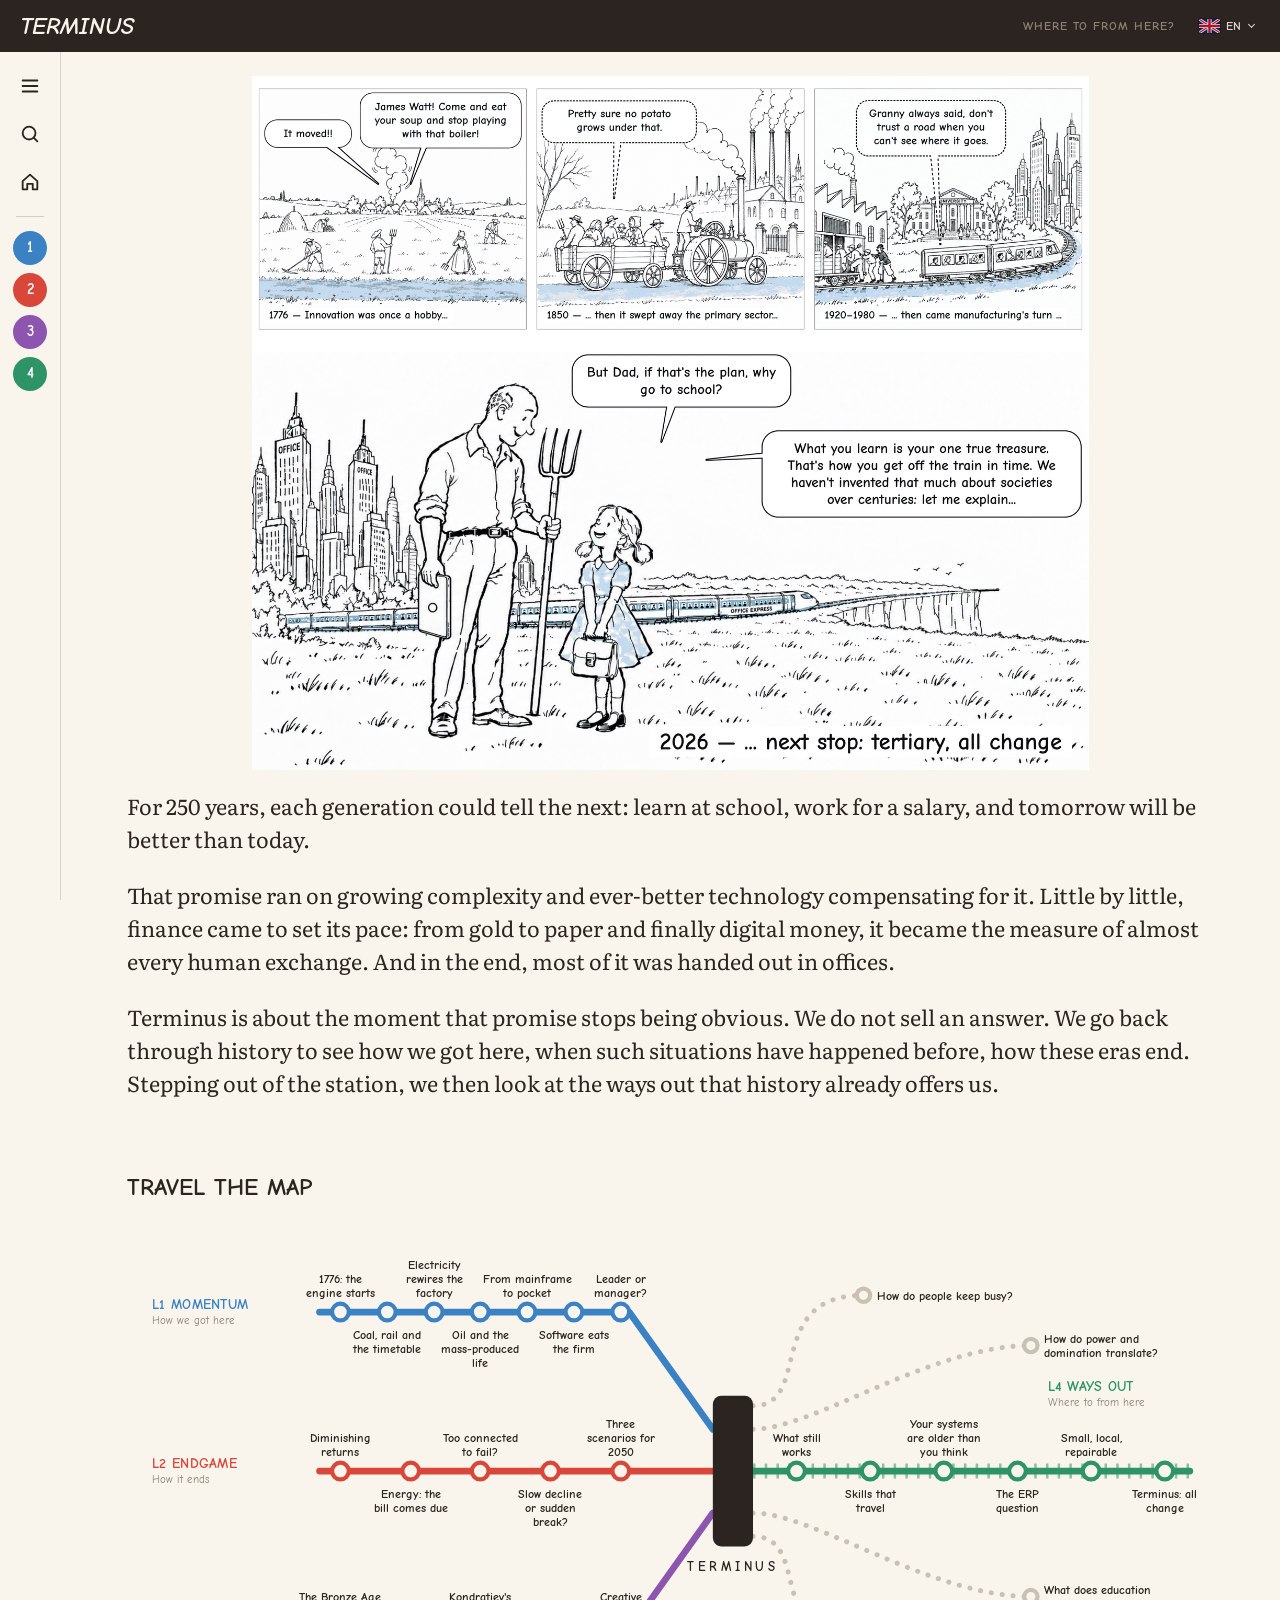
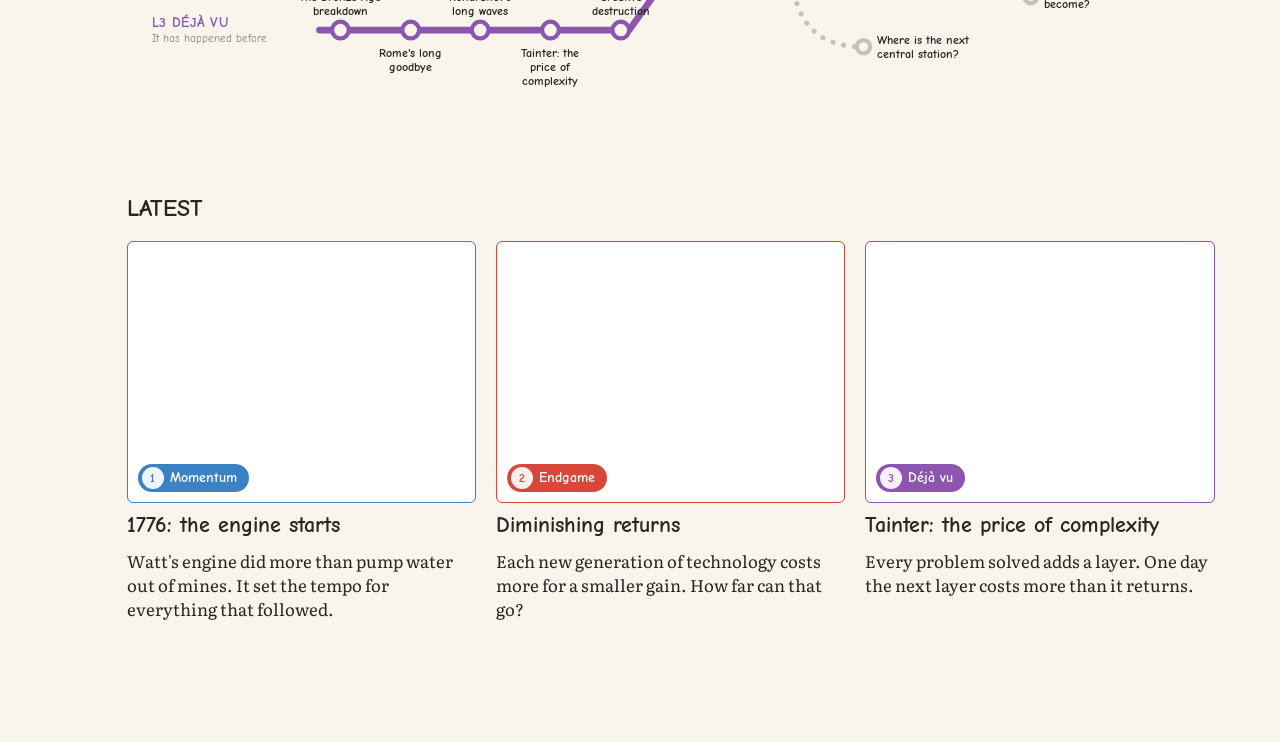
<file: index.html>
<!doctype html>
<html lang="en">
<head>
<meta charset="utf-8">
<meta name="viewport" content="width=device-width, initial-scale=1">
<title>Terminus: where to from here?</title>
<link rel="stylesheet" href="/fonts/fonts.css">
<link rel="icon" href="/favicon.svg" type="image/svg+xml">
<link rel="icon" href="/favicon.ico" sizes="48x48">
<link rel="apple-touch-icon" href="/apple-touch-icon.png">

<style>:root { --ink: #2B2420; --paper: #FAF5EC; --grey: #8C8174; --panel: #FFFFFF; --line-1: #3A82C4; --line-2: #D9473A; --line-3: #8C55B0; --line-4: #2E9468; --sans: 'Comic Neue', 'Pangolin', system-ui, 'PingFang SC', 'Microsoft YaHei', sans-serif; --serif: 'Literata', Georgia, 'Songti SC', SimSun, serif; }
*, *::before, *::after { box-sizing: border-box; }
body { margin: 0; background: var(--paper); color: var(--ink); font: 400 1rem/1.5 var(--sans); }
a { color: inherit; }
.l-L1 { --accent: var(--line-1); } .l-L2 { --accent: var(--line-2); }
.l-L3 { --accent: var(--line-3); } .l-L4 { --accent: var(--line-4); }
.wrap { max-width: 1120px; margin: 0 auto; padding: 0 16px; }
.narrow { max-width: 720px; }

/* header + permanent line bar */
:root { --head-h: 52px; }
.site-head { position: sticky; top: 0; z-index: 30; }
.head-row { display: flex; align-items: center; gap: 16px; height: var(--head-h); }
.wordmark { text-decoration: none; flex: 1; }
.site-head .wrap { max-width: none; padding-left: 20px; padding-right: 20px; }

/* line chip: number + name, always in the line colour */
.chip { display: inline-flex; align-items: center; gap: 6px; height: 28px; padding: 0 12px 0 4px; border-radius: 14px;
  background: var(--accent); color: #fff; font: 700 0.85rem/1 var(--sans); text-decoration: none; white-space: nowrap; }
.chip b { display: inline-flex; align-items: center; justify-content: center; min-width: 22px; height: 22px; border-radius: 11px;
  background: rgba(255, 255, 255, 0.92); color: var(--accent); font-size: 0.75rem; }
.chip.big { height: 36px; border-radius: 18px; font-size: 1rem; padding-right: 16px; }
.chip.big b { min-width: 28px; height: 28px; border-radius: 14px; font-size: 0.85rem; }

.h-display { font: 700 clamp(2.4rem, 6vw, 3.6rem)/1.02 var(--sans); margin: 0; letter-spacing: -0.01em; }
.h-sec { font: 700 1.5rem/1.2 var(--sans); margin: 0 0 18px; }
.tag { font: 700 0.75rem/1 var(--sans); letter-spacing: 0.08em; text-transform: uppercase; color: var(--grey); }
section { margin: 0 0 72px; }

/* layout: slim rail always on the left, full pane opens beside it */
.layout { display: grid; grid-template-columns: auto minmax(0, 1fr); }
.content { min-width: 0; }
.sidenav { position: sticky; top: var(--head-h); align-self: start; height: calc(100vh - var(--head-h)); display: flex; z-index: 20;
  border-right: 1px solid color-mix(in srgb, var(--grey) 30%, transparent); background: var(--paper); }
.rail { width: 60px; flex: none; display: flex; flex-direction: column; align-items: center; gap: 8px; padding: 14px 0; }
.rail-btn { display: inline-flex; align-items: center; justify-content: center; width: 40px; height: 40px; border: 0; border-radius: 10px;
  background: transparent; color: var(--ink); cursor: pointer; text-decoration: none; }
.rail-btn:hover { background: color-mix(in srgb, var(--grey) 16%, transparent); }
.rail-btn svg { width: 22px; height: 22px; fill: none; stroke: currentColor; stroke-width: 2; stroke-linecap: round; stroke-linejoin: round; }
.rail-sep { width: 28px; height: 1px; margin: 6px 0; background: color-mix(in srgb, var(--grey) 35%, transparent); }
.rail-line { display: inline-flex; align-items: center; justify-content: center; width: 34px; height: 34px; border-radius: 50%;
  border: 0; background: var(--accent); color: #fff; font: 700 0.95rem/1 var(--sans); cursor: pointer; }
.rail-line:hover { outline: 3px solid color-mix(in srgb, var(--accent) 35%, transparent); }
.rail-line.current { box-shadow: 0 0 0 3px var(--paper), 0 0 0 5px var(--accent); }
.pane { display: none; width: 260px; height: 100%; overflow-y: auto; padding: 16px 14px 32px 4px; }
body.nav-open .pane { display: block; }
.sn-search { position: relative; margin: 0 0 14px; }
.sn-search input { width: 100%; height: 40px; padding: 0 36px 0 12px; border: 1.5px solid var(--ink); border-radius: 20px;
  background: var(--panel); color: var(--ink); font: 400 0.95rem var(--sans); }
.sn-search input:focus { outline: 3px solid color-mix(in srgb, var(--line-1) 40%, transparent); outline-offset: 1px; }
.sn-search kbd { position: absolute; right: 10px; top: 10px; padding: 1px 6px; border: 1px solid var(--grey); border-radius: 4px;
  color: var(--grey); font: 600 0.7rem/1.4 var(--sans); }
.sn-home { display: block; padding: 6px 4px 12px; font-weight: 700; text-decoration: none; }
.sn-tree details { margin: 0 0 6px; }
.sn-tree summary { display: flex; flex-wrap: wrap; align-items: center; gap: 4px 8px; padding: 6px 4px; cursor: pointer; list-style: none; border-radius: 8px; }
.sn-tree summary::-webkit-details-marker { display: none; }
.sn-tree summary::before { content: "▸"; color: var(--grey); width: 10px; }
.sn-tree details[open] > summary::before { content: "▾"; }
.sn-tree summary:hover { background: color-mix(in srgb, var(--grey) 12%, transparent); }
.sn-tree summary small { flex-basis: 100%; padding-left: 18px; color: var(--grey); font-size: 0.8rem; }
.sn-sub { padding: 10px 8px 2px; color: var(--grey); font: 700 0.72rem/1 var(--sans); letter-spacing: 0.06em; text-transform: uppercase; }
.sn-q a { color: var(--grey); }
.sn-tree ul { list-style: none; margin: 2px 0 8px 13px; padding: 0 0 0 12px; border-left: 3px solid var(--accent); }
.sn-tree li a { display: block; padding: 5px 8px; border-radius: 6px; text-decoration: none; font-size: 0.92rem; line-height: 1.3; }
.sn-tree li a:hover { background: color-mix(in srgb, var(--accent) 12%, transparent); }
.sn-tree li a[aria-current] { background: var(--accent); color: #fff; font-weight: 700; }
.sn-id { display: block; color: var(--grey); font-size: 0.72rem; font-weight: 700; letter-spacing: 0.05em; }
.sn-tree li a[aria-current] .sn-id { color: rgba(255, 255, 255, 0.85); }
.sn-empty { color: var(--grey); }
.sn-legal { display: block; margin: 24px 4px 0; padding-top: 14px; border-top: 1px solid color-mix(in srgb, var(--grey) 30%, transparent); color: var(--grey); font-size: 0.85rem; }
.content main { padding-bottom: 48px; }
@media (max-width: 1000px) {
  .rail { width: 52px; }
  .pane { position: fixed; top: var(--head-h); bottom: 0; left: 52px; width: min(300px, calc(100vw - 64px)); background: var(--paper);
    box-shadow: 0 0 0 100vmax rgba(0, 0, 0, 0.35); }
}

/* comic grid: 3 columns, panels of 1, 2 or 3 columns */
.grid3 { display: grid; grid-template-columns: repeat(3, minmax(0, 1fr)); gap: 14px; }
.cell { position: relative; min-height: 260px; border-radius: 6px; }
.c-wide { grid-column: span 2; }
.c-full { grid-column: 1 / -1; min-height: 300px; }
.c-tall { grid-row: span 2; }
.frame { background: var(--panel); border: 1.5px solid var(--ink); overflow: hidden; display: flex; flex-direction: column; justify-content: flex-end; }
.frame .desc { margin: auto 18px; text-align: center; color: var(--grey); font: italic 400 0.95rem/1.4 var(--serif); }
.narr { position: absolute; top: 12px; left: 12px; max-width: 70%; padding: 8px 12px; background: var(--paper);
  border: 1.5px solid var(--ink); font: 700 0.95rem/1.3 var(--sans); }
.balloon { position: absolute; max-width: 62%; padding: 12px 16px; background: var(--panel); border: 1.5px solid var(--ink);
  font: 700 1.05rem/1.3 var(--sans); }
.balloon::after { content: ""; position: absolute; bottom: -12px; left: 28px; width: 18px; height: 18px; background: var(--panel);
  border-right: 1.5px solid var(--ink); border-bottom: 1.5px solid var(--ink); transform: rotate(45deg) skew(12deg, 12deg); }
.balloon.tl { top: 16px; left: 16px; } .balloon.tr { top: 16px; right: 16px; }
.panel-no { position: absolute; bottom: 8px; right: 10px; }

/* takeaway cell */
.takeaways { background: color-mix(in srgb, var(--accent) 9%, #fff); border: 1.5px solid var(--accent); padding: 22px; }
.takeaways ol { list-style: none; counter-reset: k; margin: 12px 0 0; padding: 0; }
.takeaways li { counter-increment: k; position: relative; padding: 0 0 16px 40px; font: 700 1.05rem/1.35 var(--sans); }
.takeaways li:last-child { padding-bottom: 0; }
.takeaways li::before { content: counter(k); position: absolute; left: 0; top: -2px; width: 28px; height: 28px; border-radius: 50%;
  display: flex; align-items: center; justify-content: center; background: var(--accent); color: #fff; font-size: 0.9rem; }

/* navigation cells: related and next sit on the comic grid */
.nav-cell { display: flex; flex-direction: column; justify-content: space-between; gap: 14px; padding: 20px; text-decoration: none;
  border: 2px solid var(--accent); background: var(--panel); }
.nav-cell:hover { background: color-mix(in srgb, var(--accent) 10%, var(--panel)); }
.cell-title { font: 700 1.35rem/1.2 var(--sans); }
.nav-cell .chip { align-self: flex-start; }
.cell.nav-cell { min-height: 0; padding: 16px 18px; gap: 10px; justify-content: flex-start; }
.nav-top { display: flex; align-items: center; justify-content: space-between; gap: 10px; }
.nav-cell svg { width: 100%; max-width: 260px; height: auto; }
.nav-cell .cell-title { font-size: 1.15rem; }
.arrow { font: 700 1.6rem/1 var(--sans); color: var(--accent); align-self: flex-end; }

@media (max-width: 760px) {
  .grid3 { grid-template-columns: 1fr; }
  .c-wide, .c-full { grid-column: auto; }
  .c-tall { grid-row: auto; }
}

/* home */
.cover { padding-top: 24px; margin-bottom: 0; }
.cover .h-display { margin-bottom: 20px; }
/* the whole comic fits the screen with the first lines of the manifesto showing below it on landing:
   header 52 + top 24 + gap 20 + about three lines of text 110 */
.cover-comic { display: block; max-width: 100%; max-height: calc(100vh - 206px); width: auto; height: auto; margin: 0 auto 20px; background: #fff; }
.manifesto { font: 400 1.35rem/1.55 var(--serif); }
.manifesto p { margin: 0 0 1em; }
.visually-hidden { position: absolute; width: 1px; height: 1px; overflow: hidden; clip: rect(0 0 0 0); white-space: nowrap; }
.map-fig { margin: 0 0 18px; overflow-x: auto; }
.map-fig svg { display: block; width: 100%; min-width: 900px; height: auto; }
.m-line { fill: none; stroke: var(--accent); stroke-width: 8px; stroke-linecap: round; stroke-linejoin: round; }
.m-sleepers { fill: none; stroke: var(--accent); stroke-width: 18px; stroke-dasharray: 3 11; opacity: 0.55; }
.explore { --accent: color-mix(in srgb, var(--grey) 45%, var(--paper)); }
.m-path { fill: none; stroke: var(--accent); stroke-width: 6px; stroke-linecap: round; stroke-dasharray: 0.1 13; }
.m-st, .m-end { fill: var(--paper); stroke: var(--accent); stroke-width: 5px; }
.m-label { font: 700 14px var(--sans); fill: var(--ink); }
.m-status { font: 700 10.5px var(--sans); letter-spacing: 0.06em; fill: var(--grey); text-transform: uppercase; }
.m-name { font: 700 17px var(--sans); fill: var(--accent); letter-spacing: 0.02em; text-transform: uppercase; }
.m-sub { font: 400 13px var(--sans); fill: var(--grey); }
.m-term { fill: var(--ink); }
.m-term-t { font: 700 15px var(--sans); fill: var(--ink); letter-spacing: 0.3em; }
.map-fig a:hover .m-st { stroke-width: 6px; }
.head-right { display: flex; align-items: center; gap: 18px; }
/* language menu: a small flag that opens onto the four languages */
.lang-menu { position: relative; font: 700 0.85rem/1 var(--sans); }
.lang-menu summary { list-style: none; display: flex; align-items: center; gap: 6px; padding: 5px 6px; border-radius: 6px; cursor: pointer; opacity: 0.85; }
.lang-menu summary::-webkit-details-marker { display: none; }
.lang-menu summary::after { content: ""; width: 5px; height: 5px; margin-left: 1px; border: solid currentColor; border-width: 0 1.5px 1.5px 0; transform: translateY(-2px) rotate(45deg); }
.lang-menu summary:hover, .lang-menu[open] summary { opacity: 1; background: color-mix(in srgb, var(--paper) 14%, transparent); }
.lang-menu .lm-code { font-size: 0.75rem; letter-spacing: 0.06em; }
.flag { display: inline-flex; width: 21px; height: 14px; flex: none; border-radius: 2px; overflow: hidden; box-shadow: 0 0 0 1px rgba(0, 0, 0, 0.25); }
.flag svg { width: 100%; height: 100%; }
.lang-menu ul { position: absolute; right: 0; top: calc(100% + 6px); margin: 0; padding: 6px; list-style: none; min-width: 160px;
  background: var(--panel); border-radius: 8px; box-shadow: 0 6px 24px rgba(0, 0, 0, 0.18); z-index: 40; }
.site-head .lang-menu ul a { display: flex; align-items: center; gap: 10px; padding: 8px 10px; border-radius: 6px; color: var(--ink); font-weight: 400; text-decoration: none; }
.lang-menu ul a:hover { background: color-mix(in srgb, var(--grey) 14%, transparent); }
.lang-menu ul a[aria-current] { font-weight: 700; }
@media (max-width: 600px) { .head-right .tag { display: none; } }
.cards { display: grid; grid-template-columns: repeat(3, minmax(0, 1fr)); gap: 20px; }
@media (max-width: 860px) { .cards { grid-template-columns: 1fr; } }
.card { display: flex; flex-direction: column; gap: 10px; }
.card .thumb { aspect-ratio: 4 / 3; border: 1.5px solid var(--accent); border-radius: 6px; background: var(--panel);
  display: flex; align-items: flex-end; padding: 10px; }
.card h3 { font: 700 1.35rem/1.2 var(--sans); margin: 0; }
.card h3 a { text-decoration: none; }
.card p { margin: 0; font: 400 1.05rem/1.45 var(--serif); }
.related { display: flex; flex-wrap: wrap; align-items: center; gap: 6px 8px; font-size: 0.9rem; color: var(--grey); }
.related a { color: var(--ink); font-weight: 700; }

/* article */
.art-head { padding: 36px 0 24px; display: flex; flex-direction: column; gap: 14px; align-items: flex-start; }
.art-title { font: 700 clamp(2rem, 5vw, 3rem)/1.05 var(--sans); margin: 0; }
.art-related { display: flex; flex-wrap: wrap; align-items: center; gap: 8px; color: var(--grey); }
.art-related a { color: var(--ink); font-weight: 700; }
.body-text { font: 400 1.2rem/1.65 var(--serif); }
.body-text p { margin: 0 0 1.1em; }
.sources { color: var(--grey); font-size: 0.9rem; }

.site-head { background: var(--ink); color: var(--paper); }
.site-head a { color: var(--paper); }
.wordmark { font: 700 1.5rem/1 var(--sans); text-transform: uppercase; font-style: italic; }
.h-display, .h-sec, .cell-title, .art-title { text-transform: uppercase; }
.h-display { font-style: italic; }
.balloon { border-radius: 22px; }
.frame { border-radius: 10px; }
</style>
</head>
<body class="bulle">
<script>try { if (localStorage.getItem('terminus-nav') === '1' && matchMedia('(min-width: 1001px)').matches) document.body.classList.add('nav-open'); } catch (e) {}</script>
<header class="site-head"><div class="wrap head-row"><a class="wordmark" href="/">Terminus</a><span class="head-right"><span class="tag">Where to from here?</span><details class="lang-menu"><summary aria-label="Language: English"><span class="flag"><svg viewBox="0 0 60 40"><g><path d="M0 0h60v40H0z" fill="#012169"/><path d="M0 0l60 40M60 0L0 40" stroke="#fff" stroke-width="8"/><path d="M0 0l60 40M60 0L0 40" stroke="#C8102E" stroke-width="3"/><path d="M30 0v40M0 20h60" stroke="#fff" stroke-width="12"/><path d="M30 0v40M0 20h60" stroke="#C8102E" stroke-width="7"/></g></svg></span><span class="lm-code">EN</span></summary><ul><li><a href="/" hreflang="en" lang="en" aria-current="true"><span class="flag"><svg viewBox="0 0 60 40"><g><path d="M0 0h60v40H0z" fill="#012169"/><path d="M0 0l60 40M60 0L0 40" stroke="#fff" stroke-width="8"/><path d="M0 0l60 40M60 0L0 40" stroke="#C8102E" stroke-width="3"/><path d="M30 0v40M0 20h60" stroke="#fff" stroke-width="12"/><path d="M30 0v40M0 20h60" stroke="#C8102E" stroke-width="7"/></g></svg></span>English</a></li><li><a href="/fr/" hreflang="fr" lang="fr"><span class="flag"><svg viewBox="0 0 3 2"><path d="M0 0h1v2H0z" fill="#002654"/><path d="M1 0h1v2H1z" fill="#fff"/><path d="M2 0h1v2H2z" fill="#CE1126"/></svg></span>Français</a></li><li><a href="/ru/" hreflang="ru" lang="ru"><span class="flag"><svg viewBox="0 0 3 2"><path d="M0 0h3v2H0z" fill="#fff"/><path d="M0 .667h3v.667H0z" fill="#0039A6"/><path d="M0 1.333h3V2H0z" fill="#D52B1E"/></svg></span>Русский</a></li><li><a href="/zh/" hreflang="zh" lang="zh"><span class="flag"><svg viewBox="0 0 30 20"><path d="M0 0h30v20H0z" fill="#DE2910"/><path d="M5 2.2l1.3 3.9h4.1l-3.3 2.4 1.3 3.9L5 10 1.6 12.4l1.3-3.9L-.4 6.1h4.1z" fill="#FFDE00"/><g fill="#FFDE00"><circle cx="10" cy="2" r=".9"/><circle cx="12" cy="4" r=".9"/><circle cx="12" cy="7" r=".9"/><circle cx="10" cy="9" r=".9"/></g></svg></span>中文</a></li></ul></details></span></div></header>
<div class="layout">
<aside class="sidenav" id="sidenav" aria-label="All topics">
<div class="rail">
<button class="rail-btn sn-toggle" aria-controls="sn-pane" aria-expanded="false" title="Open navigation"><svg viewBox="0 0 24 24"><path d="M4 6h16M4 12h16M4 18h16"/></svg></button>
<button class="rail-btn rail-search" title="Search (/)" aria-label="Search"><svg viewBox="0 0 24 24"><circle cx="11" cy="11" r="7"/><path d="M20 20l-4-4"/></svg></button>
<a class="rail-btn" href="/" title="Home and map" aria-label="Home and map"><svg viewBox="0 0 24 24"><path d="M4 11l8-7 8 7v9h-5v-6H9v6H4z"/></svg></a>
<span class="rail-sep"></span>
<button class="rail-line l-L1" data-line="L1" title="1 Momentum: How we got here" aria-label="Line 1, Momentum">1</button><button class="rail-line l-L2" data-line="L2" title="2 Endgame: How it ends" aria-label="Line 2, Endgame">2</button><button class="rail-line l-L3" data-line="L3" title="3 Déjà vu: It has happened before" aria-label="Line 3, Déjà vu">3</button><button class="rail-line l-L4" data-line="L4" title="4 Ways out: Where to from here" aria-label="Line 4, Ways out">4</button>
</div>
<div class="pane" id="sn-pane">
<div class="sn-search"><input id="sn-q" type="search" placeholder="Search everything" aria-label="Search lines, stations and questions" autocomplete="off"><kbd>/</kbd></div>
<a class="sn-home" href="/">Home and map</a>
<nav class="sn-tree"><details class="l-L1"><summary><span class="chip l-L1"><b>1</b>Momentum</span><small>How we got here</small></summary><ul><li><a href="/l1-01/"><span class="sn-id">L1-01</span>1776: the engine starts</a></li><li><a href="#"><span class="sn-id">L1-02</span>Coal, rail and the timetable</a></li><li><a href="#"><span class="sn-id">L1-03</span>Electricity rewires the factory</a></li><li><a href="#"><span class="sn-id">L1-04</span>Oil and the mass-produced life</a></li><li><a href="#"><span class="sn-id">L1-05</span>From mainframe to pocket</a></li><li><a href="#"><span class="sn-id">L1-06</span>Software eats the firm</a></li><li><a href="#"><span class="sn-id">L1-07</span>Leader or manager?</a></li></ul></details><details class="l-L2"><summary><span class="chip l-L2"><b>2</b>Endgame</span><small>How it ends</small></summary><ul><li><a href="#"><span class="sn-id">L2-01</span>Diminishing returns</a></li><li><a href="#"><span class="sn-id">L2-02</span>Energy: the bill comes due</a></li><li><a href="#"><span class="sn-id">L2-03</span>Too connected to fail?</a></li><li><a href="#"><span class="sn-id">L2-04</span>Slow decline or sudden break?</a></li><li><a href="#"><span class="sn-id">L2-05</span>Three scenarios for 2050</a></li></ul></details><details class="l-L3"><summary><span class="chip l-L3"><b>3</b>Déjà vu</span><small>It has happened before</small></summary><ul><li><a href="#"><span class="sn-id">L3-01</span>The Bronze Age breakdown</a></li><li><a href="#"><span class="sn-id">L3-02</span>Rome&#x27;s long goodbye</a></li><li><a href="#"><span class="sn-id">L3-03</span>Kondratiev&#x27;s long waves</a></li><li><a href="#"><span class="sn-id">L3-04</span>Tainter: the price of complexity</a></li><li><a href="#"><span class="sn-id">L3-05</span>Creative destruction</a></li></ul></details><details class="l-L4"><summary><span class="chip l-L4"><b>4</b>Ways out</span><small>Where to from here</small></summary><ul><li><a href="#"><span class="sn-id">L4-01</span>What still works</a></li><li><a href="#"><span class="sn-id">L4-02</span>Skills that travel</a></li><li><a href="#"><span class="sn-id">L4-03</span>Your systems are older than you think</a></li><li><a href="#"><span class="sn-id">L4-04</span>The ERP question</a></li><li><a href="#"><span class="sn-id">L4-05</span>Small, local, repairable</a></li><li><a href="#"><span class="sn-id">L4-06</span>Terminus: all change</a></li><li class="sn-sub">Open questions</li><li class="sn-q"><a href="#">How do people keep busy?</a></li><li class="sn-q"><a href="#">How do power and domination translate?</a></li><li class="sn-q"><a href="#">What does education become?</a></li><li class="sn-q"><a href="#">Where is the next central station?</a></li></ul></details></nav>
<p class="sn-empty" hidden>Nothing matches.</p>
<a class="sn-legal" href="/legal/">Legal notice</a>
</div>
</aside>
<div class="content">
<main class="wrap">
<section class="cover"><h1 class="visually-hidden">Terminus</h1><img class="cover-comic" src="/cover/home-cover-en.png" alt="Comic. 1776 — Innovation was once a hobby... A village; steam rises from a house: «It moved!!» «James Watt! Come and eat your soup and stop playing with that boiler!» 1850 — ... then it swept away the primary sector... A steam engine carries peasants to a factory: «Pretty sure no potato grows under that.» 1920–1980 — ... then came manufacturing&#x27;s turn ... Workers loaded onto a train at a factory, then a train past a university into office towers: «Granny always said, don&#x27;t trust a road when you can&#x27;t see where it goes.» 2026 — ... next stop: tertiary, all change A father holding a pitchfork and a laptop talks with his daughter; behind them the Office Express heads for a cliff. She asks: «But Dad, if that&#x27;s the plan, why go to school?» He answers: «What you learn is your one true treasure. That&#x27;s how you get off the train in time. We haven&#x27;t invented that much about societies over centuries: let me explain...»" width="1600" height="1328"></section>
<section class="manifesto"><p>For 250 years, each generation could tell the next: learn at school, work for a salary, and tomorrow will be better than today.</p><p>That promise ran on growing complexity and ever-better technology compensating for it. Little by little, finance came to set its pace: from gold to paper and finally digital money, it became the measure of almost every human exchange. And in the end, most of it was handed out in offices.</p><p>Terminus is about the moment that promise stops being obvious. We do not sell an answer. We go back through history to see how we got here, when such situations have happened before, how these eras end. Stepping out of the station, we then look at the ways out that history already offers us.</p></section>
<section id="map"><h2 class="h-sec">Travel the map</h2><figure class="map-fig"><svg viewBox="0 0 1300 600" role="img" aria-label="Line map"><g class="map-lines"><path class="m-line l-L1" d="M 230 110 H 600 L 700 250"/><path class="m-line l-L2" d="M 230 300 H 700"/><path class="m-line l-L3" d="M 230 490 H 600 L 700 350"/><path class="m-sleepers l-L4" d="M 748 300 H 1270"/><path class="m-line l-L4" d="M 748 300 H 1270"/><path class="m-path explore" d="M 748 222 C 820 222, 760 90, 880 90"/><path class="m-path explore" d="M 748 250 C 820 250, 960 150, 1080 150"/><path class="m-path explore" d="M 748 350 C 820 350, 960 450, 1080 450"/><path class="m-path explore" d="M 748 378 C 820 378, 760 510, 880 510"/></g><rect class="m-term" x="700" y="210" width="48" height="180" rx="10"/><text class="m-term-t" x="724" y="420" text-anchor="middle">TERMINUS</text><g class="l-L1"><text class="m-name" x="30" y="106">L1 Momentum</text><text class="m-sub" x="30" y="124">How we got here</text></g><a class="l-L1" href="/l1-01/"><circle class="m-st" cx="255" cy="110" r="10"/><text class="m-label open" x="255" y="75" text-anchor="middle"><tspan x="255" dy="0">1776: the</tspan><tspan x="255" dy="17">engine starts</tspan></text></a><a class="l-L1" href="#"><circle class="m-st" cx="311" cy="110" r="10"/><text class="m-label upcoming" x="311" y="142" text-anchor="middle"><tspan x="311" dy="0">Coal, rail and</tspan><tspan x="311" dy="17">the timetable</tspan></text></a><a class="l-L1" href="#"><circle class="m-st" cx="367" cy="110" r="10"/><text class="m-label upcoming" x="367" y="58" text-anchor="middle"><tspan x="367" dy="0">Electricity</tspan><tspan x="367" dy="17">rewires the</tspan><tspan x="367" dy="17">factory</tspan></text></a><a class="l-L1" href="#"><circle class="m-st" cx="422" cy="110" r="10"/><text class="m-label upcoming" x="422" y="142" text-anchor="middle"><tspan x="422" dy="0">Oil and the</tspan><tspan x="422" dy="17">mass-produced</tspan><tspan x="422" dy="17">life</tspan></text></a><a class="l-L1" href="#"><circle class="m-st" cx="478" cy="110" r="10"/><text class="m-label upcoming" x="478" y="75" text-anchor="middle"><tspan x="478" dy="0">From mainframe</tspan><tspan x="478" dy="17">to pocket</tspan></text></a><a class="l-L1" href="#"><circle class="m-st" cx="534" cy="110" r="10"/><text class="m-label upcoming" x="534" y="142" text-anchor="middle"><tspan x="534" dy="0">Software eats</tspan><tspan x="534" dy="17">the firm</tspan></text></a><a class="l-L1" href="#"><circle class="m-st" cx="590" cy="110" r="10"/><text class="m-label upcoming" x="590" y="75" text-anchor="middle"><tspan x="590" dy="0">Leader or</tspan><tspan x="590" dy="17">manager?</tspan></text></a><g class="l-L2"><text class="m-name" x="30" y="296">L2 Endgame</text><text class="m-sub" x="30" y="314">How it ends</text></g><a class="l-L2" href="#"><circle class="m-st" cx="255" cy="300" r="10"/><text class="m-label open" x="255" y="265" text-anchor="middle"><tspan x="255" dy="0">Diminishing</tspan><tspan x="255" dy="17">returns</tspan></text></a><a class="l-L2" href="#"><circle class="m-st" cx="339" cy="300" r="10"/><text class="m-label upcoming" x="339" y="332" text-anchor="middle"><tspan x="339" dy="0">Energy: the</tspan><tspan x="339" dy="17">bill comes due</tspan></text></a><a class="l-L2" href="#"><circle class="m-st" cx="422" cy="300" r="10"/><text class="m-label upcoming" x="422" y="265" text-anchor="middle"><tspan x="422" dy="0">Too connected</tspan><tspan x="422" dy="17">to fail?</tspan></text></a><a class="l-L2" href="#"><circle class="m-st" cx="506" cy="300" r="10"/><text class="m-label subscribers" x="506" y="332" text-anchor="middle"><tspan x="506" dy="0">Slow decline</tspan><tspan x="506" dy="17">or sudden</tspan><tspan x="506" dy="17">break?</tspan></text></a><a class="l-L2" href="#"><circle class="m-st" cx="590" cy="300" r="10"/><text class="m-label upcoming" x="590" y="248" text-anchor="middle"><tspan x="590" dy="0">Three</tspan><tspan x="590" dy="17">scenarios for</tspan><tspan x="590" dy="17">2050</tspan></text></a><g class="l-L3"><text class="m-name" x="30" y="486">L3 Déjà vu</text><text class="m-sub" x="30" y="504">It has happened before</text></g><a class="l-L3" href="#"><circle class="m-st" cx="255" cy="490" r="10"/><text class="m-label upcoming" x="255" y="455" text-anchor="middle"><tspan x="255" dy="0">The Bronze Age</tspan><tspan x="255" dy="17">breakdown</tspan></text></a><a class="l-L3" href="#"><circle class="m-st" cx="339" cy="490" r="10"/><text class="m-label upcoming" x="339" y="522" text-anchor="middle"><tspan x="339" dy="0">Rome&#x27;s long</tspan><tspan x="339" dy="17">goodbye</tspan></text></a><a class="l-L3" href="#"><circle class="m-st" cx="422" cy="490" r="10"/><text class="m-label upcoming" x="422" y="455" text-anchor="middle"><tspan x="422" dy="0">Kondratiev&#x27;s</tspan><tspan x="422" dy="17">long waves</tspan></text></a><a class="l-L3" href="#"><circle class="m-st" cx="506" cy="490" r="10"/><text class="m-label open" x="506" y="522" text-anchor="middle"><tspan x="506" dy="0">Tainter: the</tspan><tspan x="506" dy="17">price of</tspan><tspan x="506" dy="17">complexity</tspan></text></a><a class="l-L3" href="#"><circle class="m-st" cx="590" cy="490" r="10"/><text class="m-label upcoming" x="590" y="455" text-anchor="middle"><tspan x="590" dy="0">Creative</tspan><tspan x="590" dy="17">destruction</tspan></text></a><a class="l-L4" href="#"><circle class="m-st" cx="800" cy="300" r="10"/><text class="m-label upcoming" x="800" y="265" text-anchor="middle"><tspan x="800" dy="0">What still</tspan><tspan x="800" dy="17">works</tspan></text></a><a class="l-L4" href="#"><circle class="m-st" cx="888" cy="300" r="10"/><text class="m-label upcoming" x="888" y="332" text-anchor="middle"><tspan x="888" dy="0">Skills that</tspan><tspan x="888" dy="17">travel</tspan></text></a><a class="l-L4" href="#"><circle class="m-st" cx="976" cy="300" r="10"/><text class="m-label subscribers" x="976" y="248" text-anchor="middle"><tspan x="976" dy="0">Your systems</tspan><tspan x="976" dy="17">are older than</tspan><tspan x="976" dy="17">you think</tspan></text></a><a class="l-L4" href="#"><circle class="m-st" cx="1064" cy="300" r="10"/><text class="m-label upcoming" x="1064" y="332" text-anchor="middle"><tspan x="1064" dy="0">The ERP</tspan><tspan x="1064" dy="17">question</tspan></text></a><a class="l-L4" href="#"><circle class="m-st" cx="1152" cy="300" r="10"/><text class="m-label upcoming" x="1152" y="265" text-anchor="middle"><tspan x="1152" dy="0">Small, local,</tspan><tspan x="1152" dy="17">repairable</tspan></text></a><a class="l-L4" href="#"><circle class="m-st" cx="1240" cy="300" r="10"/><text class="m-label upcoming" x="1240" y="332" text-anchor="middle"><tspan x="1240" dy="0">Terminus: all</tspan><tspan x="1240" dy="17">change</tspan></text></a><g class="explore"><circle class="m-end" cx="880" cy="90" r="8"/><text class="m-label upcoming" x="896" y="95.0" text-anchor="start"><tspan x="896" dy="0">How do people keep busy?</tspan></text></g><g class="explore"><circle class="m-end" cx="1080" cy="150" r="8"/><text class="m-label upcoming" x="1096" y="146.5" text-anchor="start"><tspan x="1096" dy="0">How do power and</tspan><tspan x="1096" dy="17">domination translate?</tspan></text></g><g class="explore"><circle class="m-end" cx="1080" cy="450" r="8"/><text class="m-label subscribers" x="1096" y="446.5" text-anchor="start"><tspan x="1096" dy="0">What does education</tspan><tspan x="1096" dy="17">become?</tspan></text></g><g class="explore"><circle class="m-end" cx="880" cy="510" r="8"/><text class="m-label upcoming" x="896" y="506.5" text-anchor="start"><tspan x="896" dy="0">Where is the next</tspan><tspan x="896" dy="17">central station?</tspan></text></g><g class="l-L4"><text class="m-name" x="1100" y="204">L4 Ways out</text><text class="m-sub" x="1100" y="222">Where to from here</text></g></svg></figure></section>
<section id="latest"><h2 class="h-sec">Latest</h2><div class="cards"><article class="card l-L1"><div class="thumb"><span class="chip l-L1"><b>1</b>Momentum</span></div><h3><a href="/l1-01/">1776: the engine starts</a></h3><p>Watt&#x27;s engine did more than pump water out of mines. It set the tempo for everything that followed.</p></article><article class="card l-L2"><div class="thumb"><span class="chip l-L2"><b>2</b>Endgame</span></div><h3><a href="#">Diminishing returns</a></h3><p>Each new generation of technology costs more for a smaller gain. How far can that go?</p></article><article class="card l-L3"><div class="thumb"><span class="chip l-L3"><b>3</b>Déjà vu</span></div><h3><a href="#">Tainter: the price of complexity</a></h3><p>Every problem solved adds a layer. One day the next layer costs more than it returns.</p></article></div></section>
</main>
</div>
</div>
<script>
(function () {
  var lm = document.querySelector('.lang-menu');   // the language menu closes on a click elsewhere or Escape
  document.addEventListener('click', function (e) { if (lm.open && !lm.contains(e.target)) lm.open = false; });
  document.addEventListener('keydown', function (e) { if (e.key === 'Escape') lm.open = false; });
  var q = document.getElementById('sn-q'), empty = document.querySelector('.sn-empty');
  var groups = document.querySelectorAll('.sn-tree details');
  var initial = Array.prototype.map.call(groups, function (g) { return g.open; });
  q.addEventListener('input', function () {
    var v = q.value.trim().toLowerCase(), any = false;
    groups.forEach(function (g, i) {
      var head = g.querySelector('summary').textContent.toLowerCase().indexOf(v) > -1, n = 0;
      g.querySelectorAll('li').forEach(function (li) {
        var hit = !v || head || li.textContent.toLowerCase().indexOf(v) > -1;
        li.hidden = !hit; if (hit) n++;
      });
      g.hidden = n === 0;
      g.open = v ? n > 0 : initial[i];
      if (n) any = true;
    });
    empty.hidden = any;
  });
  var btn = document.querySelector('.sn-toggle');
  function setOpen(open, focus) {
    document.body.classList.toggle('nav-open', open);
    btn.setAttribute('aria-expanded', String(open));
    btn.title = open ? 'Close navigation' : 'Open navigation';
    try { localStorage.setItem('terminus-nav', open ? '1' : '0'); } catch (e) {}
    if (open && focus) q.focus();
  }
  setOpen(document.body.classList.contains('nav-open'), false);
  btn.addEventListener('click', function () { setOpen(!document.body.classList.contains('nav-open'), false); });
  document.querySelector('.rail-search').addEventListener('click', function () { setOpen(true, true); });
  document.querySelectorAll('.rail-line').forEach(function (b) {
    b.addEventListener('click', function () {
      setOpen(true, false);
      var g = document.querySelector('.sn-tree details.l-' + b.dataset.line);
      g.open = true; g.scrollIntoView({ block: 'start' });
      g.querySelector('summary').focus();
    });
  });
  document.addEventListener('keydown', function (e) {
    if (e.key === '/' && document.activeElement !== q) { e.preventDefault(); setOpen(true, true); }
    if (e.key === 'Escape' && document.body.classList.contains('nav-open')) setOpen(false, false);
  });
})();
</script>
</body>
</html>
</file>
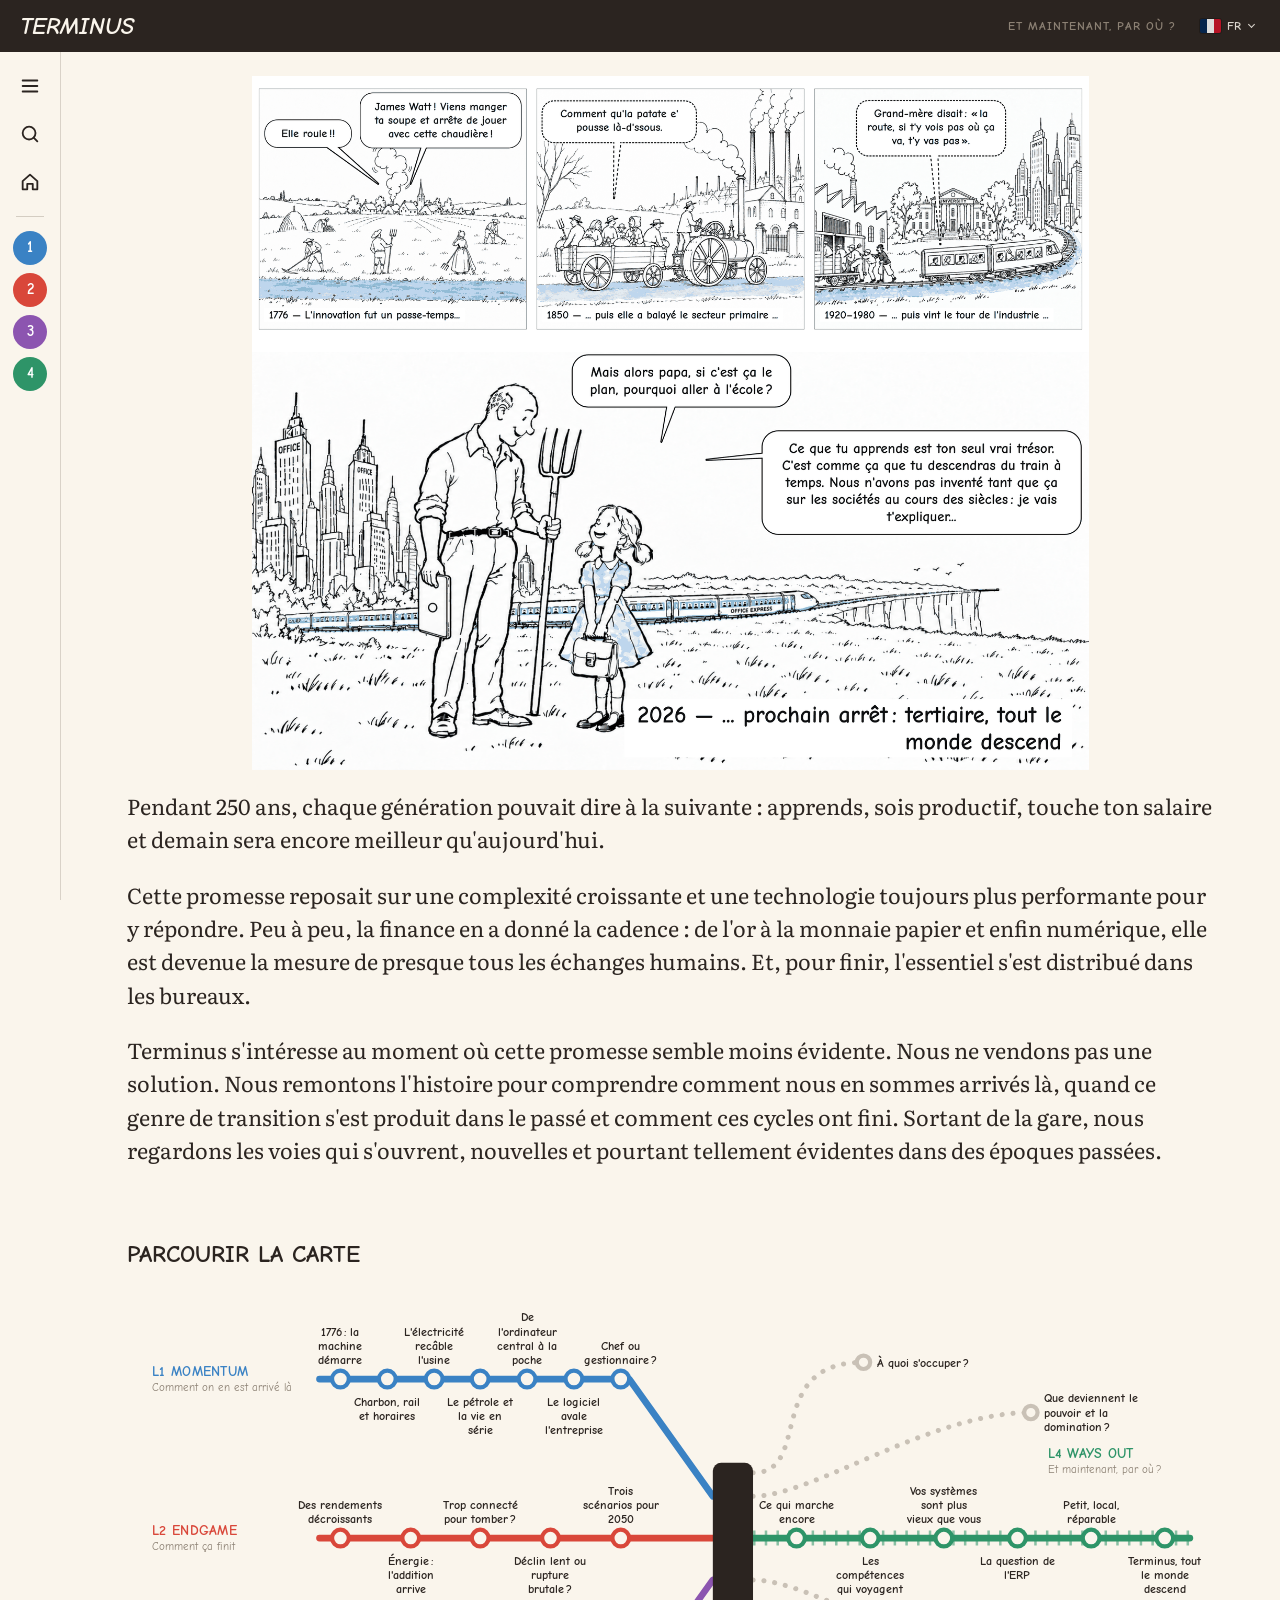
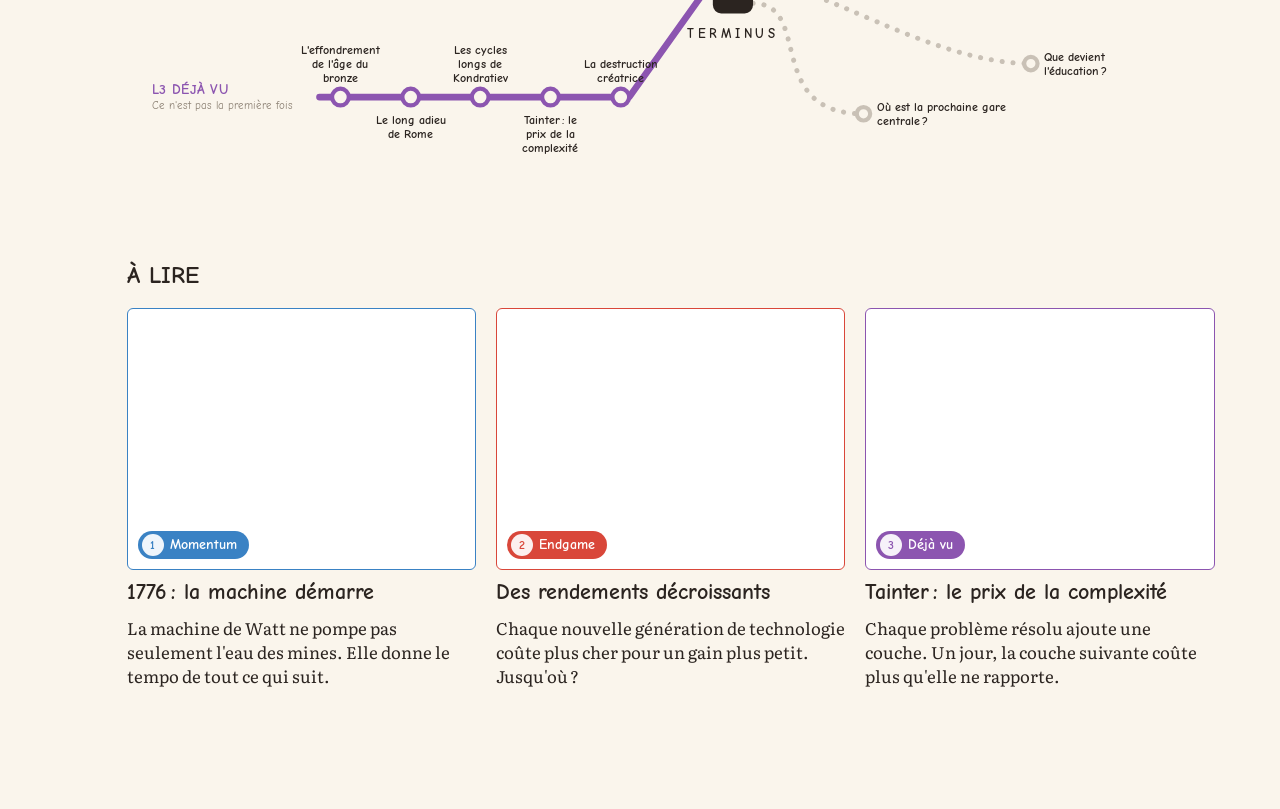
<file: fr/index.html>
<!doctype html>
<html lang="fr">
<head>
<meta charset="utf-8">
<meta name="viewport" content="width=device-width, initial-scale=1">
<title>Terminus. Et maintenant, par où ?</title>
<link rel="stylesheet" href="/fonts/fonts.css">
<link rel="icon" href="/favicon.svg" type="image/svg+xml">
<link rel="icon" href="/favicon.ico" sizes="48x48">
<link rel="apple-touch-icon" href="/apple-touch-icon.png">

<style>:root { --ink: #2B2420; --paper: #FAF5EC; --grey: #8C8174; --panel: #FFFFFF; --line-1: #3A82C4; --line-2: #D9473A; --line-3: #8C55B0; --line-4: #2E9468; --sans: 'Comic Neue', 'Pangolin', system-ui, 'PingFang SC', 'Microsoft YaHei', sans-serif; --serif: 'Literata', Georgia, 'Songti SC', SimSun, serif; }
*, *::before, *::after { box-sizing: border-box; }
body { margin: 0; background: var(--paper); color: var(--ink); font: 400 1rem/1.5 var(--sans); }
a { color: inherit; }
.l-L1 { --accent: var(--line-1); } .l-L2 { --accent: var(--line-2); }
.l-L3 { --accent: var(--line-3); } .l-L4 { --accent: var(--line-4); }
.wrap { max-width: 1120px; margin: 0 auto; padding: 0 16px; }
.narrow { max-width: 720px; }

/* header + permanent line bar */
:root { --head-h: 52px; }
.site-head { position: sticky; top: 0; z-index: 30; }
.head-row { display: flex; align-items: center; gap: 16px; height: var(--head-h); }
.wordmark { text-decoration: none; flex: 1; }
.site-head .wrap { max-width: none; padding-left: 20px; padding-right: 20px; }

/* line chip: number + name, always in the line colour */
.chip { display: inline-flex; align-items: center; gap: 6px; height: 28px; padding: 0 12px 0 4px; border-radius: 14px;
  background: var(--accent); color: #fff; font: 700 0.85rem/1 var(--sans); text-decoration: none; white-space: nowrap; }
.chip b { display: inline-flex; align-items: center; justify-content: center; min-width: 22px; height: 22px; border-radius: 11px;
  background: rgba(255, 255, 255, 0.92); color: var(--accent); font-size: 0.75rem; }
.chip.big { height: 36px; border-radius: 18px; font-size: 1rem; padding-right: 16px; }
.chip.big b { min-width: 28px; height: 28px; border-radius: 14px; font-size: 0.85rem; }

.h-display { font: 700 clamp(2.4rem, 6vw, 3.6rem)/1.02 var(--sans); margin: 0; letter-spacing: -0.01em; }
.h-sec { font: 700 1.5rem/1.2 var(--sans); margin: 0 0 18px; }
.tag { font: 700 0.75rem/1 var(--sans); letter-spacing: 0.08em; text-transform: uppercase; color: var(--grey); }
section { margin: 0 0 72px; }

/* layout: slim rail always on the left, full pane opens beside it */
.layout { display: grid; grid-template-columns: auto minmax(0, 1fr); }
.content { min-width: 0; }
.sidenav { position: sticky; top: var(--head-h); align-self: start; height: calc(100vh - var(--head-h)); display: flex; z-index: 20;
  border-right: 1px solid color-mix(in srgb, var(--grey) 30%, transparent); background: var(--paper); }
.rail { width: 60px; flex: none; display: flex; flex-direction: column; align-items: center; gap: 8px; padding: 14px 0; }
.rail-btn { display: inline-flex; align-items: center; justify-content: center; width: 40px; height: 40px; border: 0; border-radius: 10px;
  background: transparent; color: var(--ink); cursor: pointer; text-decoration: none; }
.rail-btn:hover { background: color-mix(in srgb, var(--grey) 16%, transparent); }
.rail-btn svg { width: 22px; height: 22px; fill: none; stroke: currentColor; stroke-width: 2; stroke-linecap: round; stroke-linejoin: round; }
.rail-sep { width: 28px; height: 1px; margin: 6px 0; background: color-mix(in srgb, var(--grey) 35%, transparent); }
.rail-line { display: inline-flex; align-items: center; justify-content: center; width: 34px; height: 34px; border-radius: 50%;
  border: 0; background: var(--accent); color: #fff; font: 700 0.95rem/1 var(--sans); cursor: pointer; }
.rail-line:hover { outline: 3px solid color-mix(in srgb, var(--accent) 35%, transparent); }
.rail-line.current { box-shadow: 0 0 0 3px var(--paper), 0 0 0 5px var(--accent); }
.pane { display: none; width: 260px; height: 100%; overflow-y: auto; padding: 16px 14px 32px 4px; }
body.nav-open .pane { display: block; }
.sn-search { position: relative; margin: 0 0 14px; }
.sn-search input { width: 100%; height: 40px; padding: 0 36px 0 12px; border: 1.5px solid var(--ink); border-radius: 20px;
  background: var(--panel); color: var(--ink); font: 400 0.95rem var(--sans); }
.sn-search input:focus { outline: 3px solid color-mix(in srgb, var(--line-1) 40%, transparent); outline-offset: 1px; }
.sn-search kbd { position: absolute; right: 10px; top: 10px; padding: 1px 6px; border: 1px solid var(--grey); border-radius: 4px;
  color: var(--grey); font: 600 0.7rem/1.4 var(--sans); }
.sn-home { display: block; padding: 6px 4px 12px; font-weight: 700; text-decoration: none; }
.sn-tree details { margin: 0 0 6px; }
.sn-tree summary { display: flex; flex-wrap: wrap; align-items: center; gap: 4px 8px; padding: 6px 4px; cursor: pointer; list-style: none; border-radius: 8px; }
.sn-tree summary::-webkit-details-marker { display: none; }
.sn-tree summary::before { content: "▸"; color: var(--grey); width: 10px; }
.sn-tree details[open] > summary::before { content: "▾"; }
.sn-tree summary:hover { background: color-mix(in srgb, var(--grey) 12%, transparent); }
.sn-tree summary small { flex-basis: 100%; padding-left: 18px; color: var(--grey); font-size: 0.8rem; }
.sn-sub { padding: 10px 8px 2px; color: var(--grey); font: 700 0.72rem/1 var(--sans); letter-spacing: 0.06em; text-transform: uppercase; }
.sn-q a { color: var(--grey); }
.sn-tree ul { list-style: none; margin: 2px 0 8px 13px; padding: 0 0 0 12px; border-left: 3px solid var(--accent); }
.sn-tree li a { display: block; padding: 5px 8px; border-radius: 6px; text-decoration: none; font-size: 0.92rem; line-height: 1.3; }
.sn-tree li a:hover { background: color-mix(in srgb, var(--accent) 12%, transparent); }
.sn-tree li a[aria-current] { background: var(--accent); color: #fff; font-weight: 700; }
.sn-id { display: block; color: var(--grey); font-size: 0.72rem; font-weight: 700; letter-spacing: 0.05em; }
.sn-tree li a[aria-current] .sn-id { color: rgba(255, 255, 255, 0.85); }
.sn-empty { color: var(--grey); }
.sn-legal { display: block; margin: 24px 4px 0; padding-top: 14px; border-top: 1px solid color-mix(in srgb, var(--grey) 30%, transparent); color: var(--grey); font-size: 0.85rem; }
.content main { padding-bottom: 48px; }
@media (max-width: 1000px) {
  .rail { width: 52px; }
  .pane { position: fixed; top: var(--head-h); bottom: 0; left: 52px; width: min(300px, calc(100vw - 64px)); background: var(--paper);
    box-shadow: 0 0 0 100vmax rgba(0, 0, 0, 0.35); }
}

/* comic grid: 3 columns, panels of 1, 2 or 3 columns */
.grid3 { display: grid; grid-template-columns: repeat(3, minmax(0, 1fr)); gap: 14px; }
.cell { position: relative; min-height: 260px; border-radius: 6px; }
.c-wide { grid-column: span 2; }
.c-full { grid-column: 1 / -1; min-height: 300px; }
.c-tall { grid-row: span 2; }
.frame { background: var(--panel); border: 1.5px solid var(--ink); overflow: hidden; display: flex; flex-direction: column; justify-content: flex-end; }
.frame .desc { margin: auto 18px; text-align: center; color: var(--grey); font: italic 400 0.95rem/1.4 var(--serif); }
.narr { position: absolute; top: 12px; left: 12px; max-width: 70%; padding: 8px 12px; background: var(--paper);
  border: 1.5px solid var(--ink); font: 700 0.95rem/1.3 var(--sans); }
.balloon { position: absolute; max-width: 62%; padding: 12px 16px; background: var(--panel); border: 1.5px solid var(--ink);
  font: 700 1.05rem/1.3 var(--sans); }
.balloon::after { content: ""; position: absolute; bottom: -12px; left: 28px; width: 18px; height: 18px; background: var(--panel);
  border-right: 1.5px solid var(--ink); border-bottom: 1.5px solid var(--ink); transform: rotate(45deg) skew(12deg, 12deg); }
.balloon.tl { top: 16px; left: 16px; } .balloon.tr { top: 16px; right: 16px; }
.panel-no { position: absolute; bottom: 8px; right: 10px; }

/* takeaway cell */
.takeaways { background: color-mix(in srgb, var(--accent) 9%, #fff); border: 1.5px solid var(--accent); padding: 22px; }
.takeaways ol { list-style: none; counter-reset: k; margin: 12px 0 0; padding: 0; }
.takeaways li { counter-increment: k; position: relative; padding: 0 0 16px 40px; font: 700 1.05rem/1.35 var(--sans); }
.takeaways li:last-child { padding-bottom: 0; }
.takeaways li::before { content: counter(k); position: absolute; left: 0; top: -2px; width: 28px; height: 28px; border-radius: 50%;
  display: flex; align-items: center; justify-content: center; background: var(--accent); color: #fff; font-size: 0.9rem; }

/* navigation cells: related and next sit on the comic grid */
.nav-cell { display: flex; flex-direction: column; justify-content: space-between; gap: 14px; padding: 20px; text-decoration: none;
  border: 2px solid var(--accent); background: var(--panel); }
.nav-cell:hover { background: color-mix(in srgb, var(--accent) 10%, var(--panel)); }
.cell-title { font: 700 1.35rem/1.2 var(--sans); }
.nav-cell .chip { align-self: flex-start; }
.cell.nav-cell { min-height: 0; padding: 16px 18px; gap: 10px; justify-content: flex-start; }
.nav-top { display: flex; align-items: center; justify-content: space-between; gap: 10px; }
.nav-cell svg { width: 100%; max-width: 260px; height: auto; }
.nav-cell .cell-title { font-size: 1.15rem; }
.arrow { font: 700 1.6rem/1 var(--sans); color: var(--accent); align-self: flex-end; }

@media (max-width: 760px) {
  .grid3 { grid-template-columns: 1fr; }
  .c-wide, .c-full { grid-column: auto; }
  .c-tall { grid-row: auto; }
}

/* home */
.cover { padding-top: 24px; margin-bottom: 0; }
.cover .h-display { margin-bottom: 20px; }
/* the whole comic fits the screen with the first lines of the manifesto showing below it on landing:
   header 52 + top 24 + gap 20 + about three lines of text 110 */
.cover-comic { display: block; max-width: 100%; max-height: calc(100vh - 206px); width: auto; height: auto; margin: 0 auto 20px; background: #fff; }
.manifesto { font: 400 1.35rem/1.55 var(--serif); }
.manifesto p { margin: 0 0 1em; }
.visually-hidden { position: absolute; width: 1px; height: 1px; overflow: hidden; clip: rect(0 0 0 0); white-space: nowrap; }
.map-fig { margin: 0 0 18px; overflow-x: auto; }
.map-fig svg { display: block; width: 100%; min-width: 900px; height: auto; }
.m-line { fill: none; stroke: var(--accent); stroke-width: 8px; stroke-linecap: round; stroke-linejoin: round; }
.m-sleepers { fill: none; stroke: var(--accent); stroke-width: 18px; stroke-dasharray: 3 11; opacity: 0.55; }
.explore { --accent: color-mix(in srgb, var(--grey) 45%, var(--paper)); }
.m-path { fill: none; stroke: var(--accent); stroke-width: 6px; stroke-linecap: round; stroke-dasharray: 0.1 13; }
.m-st, .m-end { fill: var(--paper); stroke: var(--accent); stroke-width: 5px; }
.m-label { font: 700 14px var(--sans); fill: var(--ink); }
.m-status { font: 700 10.5px var(--sans); letter-spacing: 0.06em; fill: var(--grey); text-transform: uppercase; }
.m-name { font: 700 17px var(--sans); fill: var(--accent); letter-spacing: 0.02em; text-transform: uppercase; }
.m-sub { font: 400 13px var(--sans); fill: var(--grey); }
.m-term { fill: var(--ink); }
.m-term-t { font: 700 15px var(--sans); fill: var(--ink); letter-spacing: 0.3em; }
.map-fig a:hover .m-st { stroke-width: 6px; }
.head-right { display: flex; align-items: center; gap: 18px; }
/* language menu: a small flag that opens onto the four languages */
.lang-menu { position: relative; font: 700 0.85rem/1 var(--sans); }
.lang-menu summary { list-style: none; display: flex; align-items: center; gap: 6px; padding: 5px 6px; border-radius: 6px; cursor: pointer; opacity: 0.85; }
.lang-menu summary::-webkit-details-marker { display: none; }
.lang-menu summary::after { content: ""; width: 5px; height: 5px; margin-left: 1px; border: solid currentColor; border-width: 0 1.5px 1.5px 0; transform: translateY(-2px) rotate(45deg); }
.lang-menu summary:hover, .lang-menu[open] summary { opacity: 1; background: color-mix(in srgb, var(--paper) 14%, transparent); }
.lang-menu .lm-code { font-size: 0.75rem; letter-spacing: 0.06em; }
.flag { display: inline-flex; width: 21px; height: 14px; flex: none; border-radius: 2px; overflow: hidden; box-shadow: 0 0 0 1px rgba(0, 0, 0, 0.25); }
.flag svg { width: 100%; height: 100%; }
.lang-menu ul { position: absolute; right: 0; top: calc(100% + 6px); margin: 0; padding: 6px; list-style: none; min-width: 160px;
  background: var(--panel); border-radius: 8px; box-shadow: 0 6px 24px rgba(0, 0, 0, 0.18); z-index: 40; }
.site-head .lang-menu ul a { display: flex; align-items: center; gap: 10px; padding: 8px 10px; border-radius: 6px; color: var(--ink); font-weight: 400; text-decoration: none; }
.lang-menu ul a:hover { background: color-mix(in srgb, var(--grey) 14%, transparent); }
.lang-menu ul a[aria-current] { font-weight: 700; }
@media (max-width: 600px) { .head-right .tag { display: none; } }
.cards { display: grid; grid-template-columns: repeat(3, minmax(0, 1fr)); gap: 20px; }
@media (max-width: 860px) { .cards { grid-template-columns: 1fr; } }
.card { display: flex; flex-direction: column; gap: 10px; }
.card .thumb { aspect-ratio: 4 / 3; border: 1.5px solid var(--accent); border-radius: 6px; background: var(--panel);
  display: flex; align-items: flex-end; padding: 10px; }
.card h3 { font: 700 1.35rem/1.2 var(--sans); margin: 0; }
.card h3 a { text-decoration: none; }
.card p { margin: 0; font: 400 1.05rem/1.45 var(--serif); }
.related { display: flex; flex-wrap: wrap; align-items: center; gap: 6px 8px; font-size: 0.9rem; color: var(--grey); }
.related a { color: var(--ink); font-weight: 700; }

/* article */
.art-head { padding: 36px 0 24px; display: flex; flex-direction: column; gap: 14px; align-items: flex-start; }
.art-title { font: 700 clamp(2rem, 5vw, 3rem)/1.05 var(--sans); margin: 0; }
.art-related { display: flex; flex-wrap: wrap; align-items: center; gap: 8px; color: var(--grey); }
.art-related a { color: var(--ink); font-weight: 700; }
.body-text { font: 400 1.2rem/1.65 var(--serif); }
.body-text p { margin: 0 0 1.1em; }
.sources { color: var(--grey); font-size: 0.9rem; }

.site-head { background: var(--ink); color: var(--paper); }
.site-head a { color: var(--paper); }
.wordmark { font: 700 1.5rem/1 var(--sans); text-transform: uppercase; font-style: italic; }
.h-display, .h-sec, .cell-title, .art-title { text-transform: uppercase; }
.h-display { font-style: italic; }
.balloon { border-radius: 22px; }
.frame { border-radius: 10px; }
</style>
</head>
<body class="bulle">
<script>try { if (localStorage.getItem('terminus-nav') === '1' && matchMedia('(min-width: 1001px)').matches) document.body.classList.add('nav-open'); } catch (e) {}</script>
<header class="site-head"><div class="wrap head-row"><a class="wordmark" href="/fr/">Terminus</a><span class="head-right"><span class="tag">Et maintenant, par où ?</span><details class="lang-menu"><summary aria-label="Langue: Français"><span class="flag"><svg viewBox="0 0 3 2"><path d="M0 0h1v2H0z" fill="#002654"/><path d="M1 0h1v2H1z" fill="#fff"/><path d="M2 0h1v2H2z" fill="#CE1126"/></svg></span><span class="lm-code">FR</span></summary><ul><li><a href="/" hreflang="en" lang="en"><span class="flag"><svg viewBox="0 0 60 40"><g><path d="M0 0h60v40H0z" fill="#012169"/><path d="M0 0l60 40M60 0L0 40" stroke="#fff" stroke-width="8"/><path d="M0 0l60 40M60 0L0 40" stroke="#C8102E" stroke-width="3"/><path d="M30 0v40M0 20h60" stroke="#fff" stroke-width="12"/><path d="M30 0v40M0 20h60" stroke="#C8102E" stroke-width="7"/></g></svg></span>English</a></li><li><a href="/fr/" hreflang="fr" lang="fr" aria-current="true"><span class="flag"><svg viewBox="0 0 3 2"><path d="M0 0h1v2H0z" fill="#002654"/><path d="M1 0h1v2H1z" fill="#fff"/><path d="M2 0h1v2H2z" fill="#CE1126"/></svg></span>Français</a></li><li><a href="/ru/" hreflang="ru" lang="ru"><span class="flag"><svg viewBox="0 0 3 2"><path d="M0 0h3v2H0z" fill="#fff"/><path d="M0 .667h3v.667H0z" fill="#0039A6"/><path d="M0 1.333h3V2H0z" fill="#D52B1E"/></svg></span>Русский</a></li><li><a href="/zh/" hreflang="zh" lang="zh"><span class="flag"><svg viewBox="0 0 30 20"><path d="M0 0h30v20H0z" fill="#DE2910"/><path d="M5 2.2l1.3 3.9h4.1l-3.3 2.4 1.3 3.9L5 10 1.6 12.4l1.3-3.9L-.4 6.1h4.1z" fill="#FFDE00"/><g fill="#FFDE00"><circle cx="10" cy="2" r=".9"/><circle cx="12" cy="4" r=".9"/><circle cx="12" cy="7" r=".9"/><circle cx="10" cy="9" r=".9"/></g></svg></span>中文</a></li></ul></details></span></div></header>
<div class="layout">
<aside class="sidenav" id="sidenav" aria-label="All topics">
<div class="rail">
<button class="rail-btn sn-toggle" aria-controls="sn-pane" aria-expanded="false" title="Ouvrir la navigation"><svg viewBox="0 0 24 24"><path d="M4 6h16M4 12h16M4 18h16"/></svg></button>
<button class="rail-btn rail-search" title="Search (/)" aria-label="Search"><svg viewBox="0 0 24 24"><circle cx="11" cy="11" r="7"/><path d="M20 20l-4-4"/></svg></button>
<a class="rail-btn" href="/fr/" title="Accueil et carte" aria-label="Accueil et carte"><svg viewBox="0 0 24 24"><path d="M4 11l8-7 8 7v9h-5v-6H9v6H4z"/></svg></a>
<span class="rail-sep"></span>
<button class="rail-line l-L1" data-line="L1" title="1 Momentum: Comment on en est arrivé là" aria-label="Ligne 1, Momentum">1</button><button class="rail-line l-L2" data-line="L2" title="2 Endgame: Comment ça finit" aria-label="Ligne 2, Endgame">2</button><button class="rail-line l-L3" data-line="L3" title="3 Déjà vu: Ce n&#x27;est pas la première fois" aria-label="Ligne 3, Déjà vu">3</button><button class="rail-line l-L4" data-line="L4" title="4 Ways out: Et maintenant, par où ?" aria-label="Ligne 4, Ways out">4</button>
</div>
<div class="pane" id="sn-pane">
<div class="sn-search"><input id="sn-q" type="search" placeholder="Tout rechercher" aria-label="Chercher lignes, stations et questions" autocomplete="off"><kbd>/</kbd></div>
<a class="sn-home" href="/fr/">Accueil et carte</a>
<nav class="sn-tree"><details class="l-L1"><summary><span class="chip l-L1"><b>1</b>Momentum</span><small>Comment on en est arrivé là</small></summary><ul><li><a href="/l1-01/"><span class="sn-id">L1-01</span>1776 : la machine démarre</a></li><li><a href="#"><span class="sn-id">L1-02</span>Charbon, rail et horaires</a></li><li><a href="#"><span class="sn-id">L1-03</span>L&#x27;électricité recâble l&#x27;usine</a></li><li><a href="#"><span class="sn-id">L1-04</span>Le pétrole et la vie en série</a></li><li><a href="#"><span class="sn-id">L1-05</span>De l&#x27;ordinateur central à la poche</a></li><li><a href="#"><span class="sn-id">L1-06</span>Le logiciel avale l&#x27;entreprise</a></li><li><a href="#"><span class="sn-id">L1-07</span>Chef ou gestionnaire ?</a></li></ul></details><details class="l-L2"><summary><span class="chip l-L2"><b>2</b>Endgame</span><small>Comment ça finit</small></summary><ul><li><a href="#"><span class="sn-id">L2-01</span>Des rendements décroissants</a></li><li><a href="#"><span class="sn-id">L2-02</span>Énergie : l&#x27;addition arrive</a></li><li><a href="#"><span class="sn-id">L2-03</span>Trop connecté pour tomber ?</a></li><li><a href="#"><span class="sn-id">L2-04</span>Déclin lent ou rupture brutale ?</a></li><li><a href="#"><span class="sn-id">L2-05</span>Trois scénarios pour 2050</a></li></ul></details><details class="l-L3"><summary><span class="chip l-L3"><b>3</b>Déjà vu</span><small>Ce n&#x27;est pas la première fois</small></summary><ul><li><a href="#"><span class="sn-id">L3-01</span>L&#x27;effondrement de l&#x27;âge du bronze</a></li><li><a href="#"><span class="sn-id">L3-02</span>Le long adieu de Rome</a></li><li><a href="#"><span class="sn-id">L3-03</span>Les cycles longs de Kondratiev</a></li><li><a href="#"><span class="sn-id">L3-04</span>Tainter : le prix de la complexité</a></li><li><a href="#"><span class="sn-id">L3-05</span>La destruction créatrice</a></li></ul></details><details class="l-L4"><summary><span class="chip l-L4"><b>4</b>Ways out</span><small>Et maintenant, par où ?</small></summary><ul><li><a href="#"><span class="sn-id">L4-01</span>Ce qui marche encore</a></li><li><a href="#"><span class="sn-id">L4-02</span>Les compétences qui voyagent</a></li><li><a href="#"><span class="sn-id">L4-03</span>Vos systèmes sont plus vieux que vous</a></li><li><a href="#"><span class="sn-id">L4-04</span>La question de l&#x27;ERP</a></li><li><a href="#"><span class="sn-id">L4-05</span>Petit, local, réparable</a></li><li><a href="#"><span class="sn-id">L4-06</span>Terminus, tout le monde descend</a></li><li class="sn-sub">Questions ouvertes</li><li class="sn-q"><a href="#">À quoi s&#x27;occuper ?</a></li><li class="sn-q"><a href="#">Que deviennent le pouvoir et la domination ?</a></li><li class="sn-q"><a href="#">Que devient l&#x27;éducation ?</a></li><li class="sn-q"><a href="#">Où est la prochaine gare centrale ?</a></li></ul></details></nav>
<p class="sn-empty" hidden>Aucun résultat.</p>
<a class="sn-legal" href="/fr/legal/">Mentions légales</a>
</div>
</aside>
<div class="content">
<main class="wrap">
<section class="cover"><h1 class="visually-hidden">Terminus</h1><img class="cover-comic" src="/cover/home-cover-fr.png" alt="Bande dessinée. 1776 — L&#x27;innovation fut un passe-temps... Un village ; de la vapeur sort d&#x27;une maison : « Elle roule !! » « James Watt ! Viens manger ta soupe et arrête de jouer avec cette chaudière ! » 1850 — ... puis elle a balayé le secteur primaire ... Une machine à vapeur emmène des paysans vers une usine : « Comment qu&#x27;la patate e&#x27; pousse là-d&#x27;ssous. » 1920–1980 — ... puis vint le tour de l&#x27;industrie ... Des ouvriers chargés dans un train devant une usine, puis un train qui passe devant une université vers des tours de bureaux : « Grand-mère disait : « la route, si t&#x27;y vois pas où ça va, t&#x27;y vas pas ». » 2026 — ... prochain arrêt : tertiaire, tout le monde descend Un père, une fourche et un ordinateur portable à la main, parle avec sa fille ; derrière eux, l&#x27;Office Express fonce vers une falaise. Elle demande : « Mais alors papa, si c&#x27;est ça le plan, pourquoi aller à l&#x27;école ? » Il répond : « Ce que tu apprends est ton seul vrai trésor. C&#x27;est comme ça que tu descendras du train à temps. Nous n&#x27;avons pas inventé tant que ça sur les sociétés au cours des siècles : je vais t&#x27;expliquer... »" width="1600" height="1328"></section>
<section class="manifesto"><p>Pendant 250 ans, chaque génération pouvait dire à la suivante : apprends, sois productif, touche ton salaire et demain sera encore meilleur qu&#x27;aujourd&#x27;hui.</p><p>Cette promesse reposait sur une complexité croissante et une technologie toujours plus performante pour y répondre. Peu à peu, la finance en a donné la cadence : de l&#x27;or à la monnaie papier et enfin numérique, elle est devenue la mesure de presque tous les échanges humains. Et, pour finir, l&#x27;essentiel s&#x27;est distribué dans les bureaux.</p><p>Terminus s&#x27;intéresse au moment où cette promesse semble moins évidente. Nous ne vendons pas une solution. Nous remontons l&#x27;histoire pour comprendre comment nous en sommes arrivés là, quand ce genre de transition s&#x27;est produit dans le passé et comment ces cycles ont fini. Sortant de la gare, nous regardons les voies qui s&#x27;ouvrent, nouvelles et pourtant tellement évidentes dans des époques passées.</p></section>
<section id="map"><h2 class="h-sec">Parcourir la carte</h2><figure class="map-fig"><svg viewBox="0 0 1300 600" role="img" aria-label="Plan des lignes"><g class="map-lines"><path class="m-line l-L1" d="M 230 110 H 600 L 700 250"/><path class="m-line l-L2" d="M 230 300 H 700"/><path class="m-line l-L3" d="M 230 490 H 600 L 700 350"/><path class="m-sleepers l-L4" d="M 748 300 H 1270"/><path class="m-line l-L4" d="M 748 300 H 1270"/><path class="m-path explore" d="M 748 222 C 820 222, 760 90, 880 90"/><path class="m-path explore" d="M 748 250 C 820 250, 960 150, 1080 150"/><path class="m-path explore" d="M 748 350 C 820 350, 960 450, 1080 450"/><path class="m-path explore" d="M 748 378 C 820 378, 760 510, 880 510"/></g><rect class="m-term" x="700" y="210" width="48" height="180" rx="10"/><text class="m-term-t" x="724" y="420" text-anchor="middle">TERMINUS</text><g class="l-L1"><text class="m-name" x="30" y="106">L1 Momentum</text><text class="m-sub" x="30" y="124">Comment on en est arrivé là</text></g><a class="l-L1" href="/l1-01/"><circle class="m-st" cx="255" cy="110" r="10"/><text class="m-label open" x="255" y="58" text-anchor="middle"><tspan x="255" dy="0">1776 : la</tspan><tspan x="255" dy="17">machine</tspan><tspan x="255" dy="17">démarre</tspan></text></a><a class="l-L1" href="#"><circle class="m-st" cx="311" cy="110" r="10"/><text class="m-label upcoming" x="311" y="142" text-anchor="middle"><tspan x="311" dy="0">Charbon, rail</tspan><tspan x="311" dy="17">et horaires</tspan></text></a><a class="l-L1" href="#"><circle class="m-st" cx="367" cy="110" r="10"/><text class="m-label upcoming" x="367" y="58" text-anchor="middle"><tspan x="367" dy="0">L&#x27;électricité</tspan><tspan x="367" dy="17">recâble</tspan><tspan x="367" dy="17">l&#x27;usine</tspan></text></a><a class="l-L1" href="#"><circle class="m-st" cx="422" cy="110" r="10"/><text class="m-label upcoming" x="422" y="142" text-anchor="middle"><tspan x="422" dy="0">Le pétrole et</tspan><tspan x="422" dy="17">la vie en</tspan><tspan x="422" dy="17">série</tspan></text></a><a class="l-L1" href="#"><circle class="m-st" cx="478" cy="110" r="10"/><text class="m-label upcoming" x="478" y="41" text-anchor="middle"><tspan x="478" dy="0">De</tspan><tspan x="478" dy="17">l&#x27;ordinateur</tspan><tspan x="478" dy="17">central à la</tspan><tspan x="478" dy="17">poche</tspan></text></a><a class="l-L1" href="#"><circle class="m-st" cx="534" cy="110" r="10"/><text class="m-label upcoming" x="534" y="142" text-anchor="middle"><tspan x="534" dy="0">Le logiciel</tspan><tspan x="534" dy="17">avale</tspan><tspan x="534" dy="17">l&#x27;entreprise</tspan></text></a><a class="l-L1" href="#"><circle class="m-st" cx="590" cy="110" r="10"/><text class="m-label upcoming" x="590" y="75" text-anchor="middle"><tspan x="590" dy="0">Chef ou</tspan><tspan x="590" dy="17">gestionnaire ?</tspan></text></a><g class="l-L2"><text class="m-name" x="30" y="296">L2 Endgame</text><text class="m-sub" x="30" y="314">Comment ça finit</text></g><a class="l-L2" href="#"><circle class="m-st" cx="255" cy="300" r="10"/><text class="m-label open" x="255" y="265" text-anchor="middle"><tspan x="255" dy="0">Des rendements</tspan><tspan x="255" dy="17">décroissants</tspan></text></a><a class="l-L2" href="#"><circle class="m-st" cx="339" cy="300" r="10"/><text class="m-label upcoming" x="339" y="332" text-anchor="middle"><tspan x="339" dy="0">Énergie :</tspan><tspan x="339" dy="17">l&#x27;addition</tspan><tspan x="339" dy="17">arrive</tspan></text></a><a class="l-L2" href="#"><circle class="m-st" cx="422" cy="300" r="10"/><text class="m-label upcoming" x="422" y="265" text-anchor="middle"><tspan x="422" dy="0">Trop connecté</tspan><tspan x="422" dy="17">pour tomber ?</tspan></text></a><a class="l-L2" href="#"><circle class="m-st" cx="506" cy="300" r="10"/><text class="m-label subscribers" x="506" y="332" text-anchor="middle"><tspan x="506" dy="0">Déclin lent ou</tspan><tspan x="506" dy="17">rupture</tspan><tspan x="506" dy="17">brutale ?</tspan></text></a><a class="l-L2" href="#"><circle class="m-st" cx="590" cy="300" r="10"/><text class="m-label upcoming" x="590" y="248" text-anchor="middle"><tspan x="590" dy="0">Trois</tspan><tspan x="590" dy="17">scénarios pour</tspan><tspan x="590" dy="17">2050</tspan></text></a><g class="l-L3"><text class="m-name" x="30" y="486">L3 Déjà vu</text><text class="m-sub" x="30" y="504">Ce n&#x27;est pas la première fois</text></g><a class="l-L3" href="#"><circle class="m-st" cx="255" cy="490" r="10"/><text class="m-label upcoming" x="255" y="438" text-anchor="middle"><tspan x="255" dy="0">L&#x27;effondrement</tspan><tspan x="255" dy="17">de l&#x27;âge du</tspan><tspan x="255" dy="17">bronze</tspan></text></a><a class="l-L3" href="#"><circle class="m-st" cx="339" cy="490" r="10"/><text class="m-label upcoming" x="339" y="522" text-anchor="middle"><tspan x="339" dy="0">Le long adieu</tspan><tspan x="339" dy="17">de Rome</tspan></text></a><a class="l-L3" href="#"><circle class="m-st" cx="422" cy="490" r="10"/><text class="m-label upcoming" x="422" y="438" text-anchor="middle"><tspan x="422" dy="0">Les cycles</tspan><tspan x="422" dy="17">longs de</tspan><tspan x="422" dy="17">Kondratiev</tspan></text></a><a class="l-L3" href="#"><circle class="m-st" cx="506" cy="490" r="10"/><text class="m-label open" x="506" y="522" text-anchor="middle"><tspan x="506" dy="0">Tainter : le</tspan><tspan x="506" dy="17">prix de la</tspan><tspan x="506" dy="17">complexité</tspan></text></a><a class="l-L3" href="#"><circle class="m-st" cx="590" cy="490" r="10"/><text class="m-label upcoming" x="590" y="455" text-anchor="middle"><tspan x="590" dy="0">La destruction</tspan><tspan x="590" dy="17">créatrice</tspan></text></a><a class="l-L4" href="#"><circle class="m-st" cx="800" cy="300" r="10"/><text class="m-label upcoming" x="800" y="265" text-anchor="middle"><tspan x="800" dy="0">Ce qui marche</tspan><tspan x="800" dy="17">encore</tspan></text></a><a class="l-L4" href="#"><circle class="m-st" cx="888" cy="300" r="10"/><text class="m-label upcoming" x="888" y="332" text-anchor="middle"><tspan x="888" dy="0">Les</tspan><tspan x="888" dy="17">compétences</tspan><tspan x="888" dy="17">qui voyagent</tspan></text></a><a class="l-L4" href="#"><circle class="m-st" cx="976" cy="300" r="10"/><text class="m-label subscribers" x="976" y="248" text-anchor="middle"><tspan x="976" dy="0">Vos systèmes</tspan><tspan x="976" dy="17">sont plus</tspan><tspan x="976" dy="17">vieux que vous</tspan></text></a><a class="l-L4" href="#"><circle class="m-st" cx="1064" cy="300" r="10"/><text class="m-label upcoming" x="1064" y="332" text-anchor="middle"><tspan x="1064" dy="0">La question de</tspan><tspan x="1064" dy="17">l&#x27;ERP</tspan></text></a><a class="l-L4" href="#"><circle class="m-st" cx="1152" cy="300" r="10"/><text class="m-label upcoming" x="1152" y="265" text-anchor="middle"><tspan x="1152" dy="0">Petit, local,</tspan><tspan x="1152" dy="17">réparable</tspan></text></a><a class="l-L4" href="#"><circle class="m-st" cx="1240" cy="300" r="10"/><text class="m-label upcoming" x="1240" y="332" text-anchor="middle"><tspan x="1240" dy="0">Terminus, tout</tspan><tspan x="1240" dy="17">le monde</tspan><tspan x="1240" dy="17">descend</tspan></text></a><g class="explore"><circle class="m-end" cx="880" cy="90" r="8"/><text class="m-label upcoming" x="896" y="95.0" text-anchor="start"><tspan x="896" dy="0">À quoi s&#x27;occuper ?</tspan></text></g><g class="explore"><circle class="m-end" cx="1080" cy="150" r="8"/><text class="m-label upcoming" x="1096" y="138.0" text-anchor="start"><tspan x="1096" dy="0">Que deviennent le</tspan><tspan x="1096" dy="17">pouvoir et la</tspan><tspan x="1096" dy="17">domination ?</tspan></text></g><g class="explore"><circle class="m-end" cx="1080" cy="450" r="8"/><text class="m-label subscribers" x="1096" y="446.5" text-anchor="start"><tspan x="1096" dy="0">Que devient</tspan><tspan x="1096" dy="17">l&#x27;éducation ?</tspan></text></g><g class="explore"><circle class="m-end" cx="880" cy="510" r="8"/><text class="m-label upcoming" x="896" y="506.5" text-anchor="start"><tspan x="896" dy="0">Où est la prochaine gare</tspan><tspan x="896" dy="17">centrale ?</tspan></text></g><g class="l-L4"><text class="m-name" x="1100" y="204">L4 Ways out</text><text class="m-sub" x="1100" y="222">Et maintenant, par où ?</text></g></svg></figure></section>
<section id="latest"><h2 class="h-sec">À lire</h2><div class="cards"><article class="card l-L1"><div class="thumb"><span class="chip l-L1"><b>1</b>Momentum</span></div><h3><a href="/l1-01/">1776 : la machine démarre</a></h3><p>La machine de Watt ne pompe pas seulement l&#x27;eau des mines. Elle donne le tempo de tout ce qui suit.</p></article><article class="card l-L2"><div class="thumb"><span class="chip l-L2"><b>2</b>Endgame</span></div><h3><a href="#">Des rendements décroissants</a></h3><p>Chaque nouvelle génération de technologie coûte plus cher pour un gain plus petit. Jusqu&#x27;où ?</p></article><article class="card l-L3"><div class="thumb"><span class="chip l-L3"><b>3</b>Déjà vu</span></div><h3><a href="#">Tainter : le prix de la complexité</a></h3><p>Chaque problème résolu ajoute une couche. Un jour, la couche suivante coûte plus qu&#x27;elle ne rapporte.</p></article></div></section>
</main>
</div>
</div>
<script>
(function () {
  var lm = document.querySelector('.lang-menu');   // the language menu closes on a click elsewhere or Escape
  document.addEventListener('click', function (e) { if (lm.open && !lm.contains(e.target)) lm.open = false; });
  document.addEventListener('keydown', function (e) { if (e.key === 'Escape') lm.open = false; });
  var q = document.getElementById('sn-q'), empty = document.querySelector('.sn-empty');
  var groups = document.querySelectorAll('.sn-tree details');
  var initial = Array.prototype.map.call(groups, function (g) { return g.open; });
  q.addEventListener('input', function () {
    var v = q.value.trim().toLowerCase(), any = false;
    groups.forEach(function (g, i) {
      var head = g.querySelector('summary').textContent.toLowerCase().indexOf(v) > -1, n = 0;
      g.querySelectorAll('li').forEach(function (li) {
        var hit = !v || head || li.textContent.toLowerCase().indexOf(v) > -1;
        li.hidden = !hit; if (hit) n++;
      });
      g.hidden = n === 0;
      g.open = v ? n > 0 : initial[i];
      if (n) any = true;
    });
    empty.hidden = any;
  });
  var btn = document.querySelector('.sn-toggle');
  function setOpen(open, focus) {
    document.body.classList.toggle('nav-open', open);
    btn.setAttribute('aria-expanded', String(open));
    btn.title = open ? 'Close navigation' : 'Open navigation';
    try { localStorage.setItem('terminus-nav', open ? '1' : '0'); } catch (e) {}
    if (open && focus) q.focus();
  }
  setOpen(document.body.classList.contains('nav-open'), false);
  btn.addEventListener('click', function () { setOpen(!document.body.classList.contains('nav-open'), false); });
  document.querySelector('.rail-search').addEventListener('click', function () { setOpen(true, true); });
  document.querySelectorAll('.rail-line').forEach(function (b) {
    b.addEventListener('click', function () {
      setOpen(true, false);
      var g = document.querySelector('.sn-tree details.l-' + b.dataset.line);
      g.open = true; g.scrollIntoView({ block: 'start' });
      g.querySelector('summary').focus();
    });
  });
  document.addEventListener('keydown', function (e) {
    if (e.key === '/' && document.activeElement !== q) { e.preventDefault(); setOpen(true, true); }
    if (e.key === 'Escape' && document.body.classList.contains('nav-open')) setOpen(false, false);
  });
})();
</script>
</body>
</html>
</file>
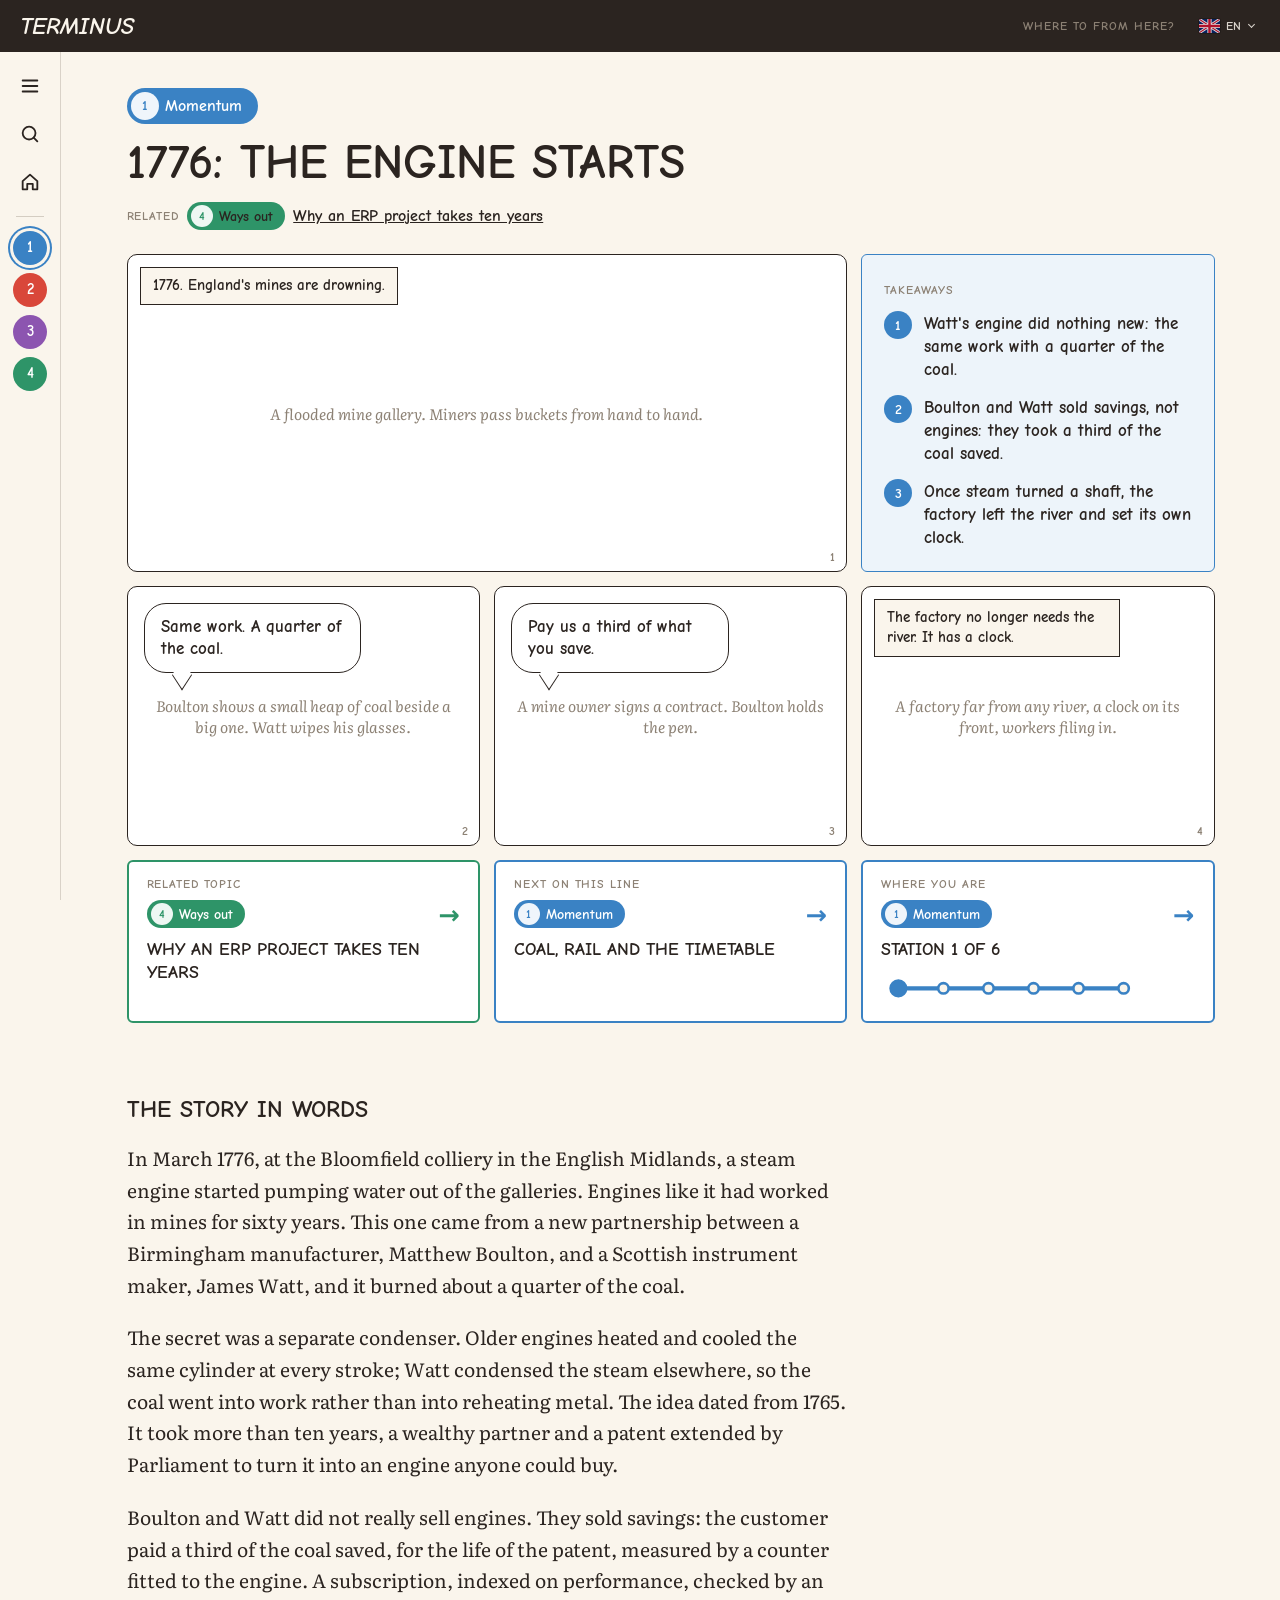
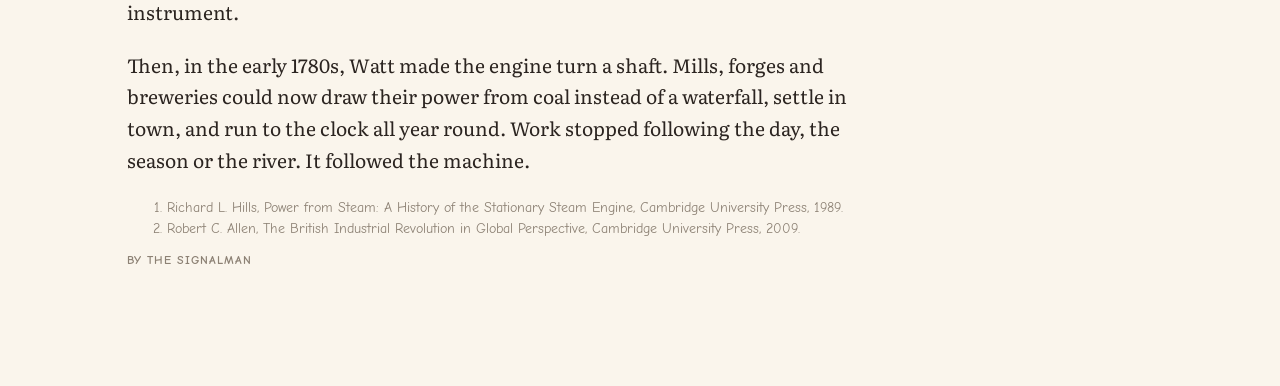
<file: l1-01/index.html>
<!doctype html>
<html lang="en">
<head>
<meta charset="utf-8">
<meta name="viewport" content="width=device-width, initial-scale=1">
<title>1776: the engine starts — Terminus</title>
<link rel="stylesheet" href="/fonts/fonts.css">
<link rel="icon" href="/favicon.svg" type="image/svg+xml">
<link rel="icon" href="/favicon.ico" sizes="48x48">
<link rel="apple-touch-icon" href="/apple-touch-icon.png">

<style>:root { --ink: #2B2420; --paper: #FAF5EC; --grey: #8C8174; --panel: #FFFFFF; --line-1: #3A82C4; --line-2: #D9473A; --line-3: #8C55B0; --line-4: #2E9468; --sans: 'Comic Neue', 'Pangolin', system-ui, 'PingFang SC', 'Microsoft YaHei', sans-serif; --serif: 'Literata', Georgia, 'Songti SC', SimSun, serif; }
*, *::before, *::after { box-sizing: border-box; }
body { margin: 0; background: var(--paper); color: var(--ink); font: 400 1rem/1.5 var(--sans); }
a { color: inherit; }
.l-L1 { --accent: var(--line-1); } .l-L2 { --accent: var(--line-2); }
.l-L3 { --accent: var(--line-3); } .l-L4 { --accent: var(--line-4); }
.wrap { max-width: 1120px; margin: 0 auto; padding: 0 16px; }
.narrow { max-width: 720px; }

/* header + permanent line bar */
:root { --head-h: 52px; }
.site-head { position: sticky; top: 0; z-index: 30; }
.head-row { display: flex; align-items: center; gap: 16px; height: var(--head-h); }
.wordmark { text-decoration: none; flex: 1; }
.site-head .wrap { max-width: none; padding-left: 20px; padding-right: 20px; }

/* line chip: number + name, always in the line colour */
.chip { display: inline-flex; align-items: center; gap: 6px; height: 28px; padding: 0 12px 0 4px; border-radius: 14px;
  background: var(--accent); color: #fff; font: 700 0.85rem/1 var(--sans); text-decoration: none; white-space: nowrap; }
.chip b { display: inline-flex; align-items: center; justify-content: center; min-width: 22px; height: 22px; border-radius: 11px;
  background: rgba(255, 255, 255, 0.92); color: var(--accent); font-size: 0.75rem; }
.chip.big { height: 36px; border-radius: 18px; font-size: 1rem; padding-right: 16px; }
.chip.big b { min-width: 28px; height: 28px; border-radius: 14px; font-size: 0.85rem; }

.h-display { font: 700 clamp(2.4rem, 6vw, 3.6rem)/1.02 var(--sans); margin: 0; letter-spacing: -0.01em; }
.h-sec { font: 700 1.5rem/1.2 var(--sans); margin: 0 0 18px; }
.tag { font: 700 0.75rem/1 var(--sans); letter-spacing: 0.08em; text-transform: uppercase; color: var(--grey); }
section { margin: 0 0 72px; }

/* layout: slim rail always on the left, full pane opens beside it */
.layout { display: grid; grid-template-columns: auto minmax(0, 1fr); }
.content { min-width: 0; }
.sidenav { position: sticky; top: var(--head-h); align-self: start; height: calc(100vh - var(--head-h)); display: flex; z-index: 20;
  border-right: 1px solid color-mix(in srgb, var(--grey) 30%, transparent); background: var(--paper); }
.rail { width: 60px; flex: none; display: flex; flex-direction: column; align-items: center; gap: 8px; padding: 14px 0; }
.rail-btn { display: inline-flex; align-items: center; justify-content: center; width: 40px; height: 40px; border: 0; border-radius: 10px;
  background: transparent; color: var(--ink); cursor: pointer; text-decoration: none; }
.rail-btn:hover { background: color-mix(in srgb, var(--grey) 16%, transparent); }
.rail-btn svg { width: 22px; height: 22px; fill: none; stroke: currentColor; stroke-width: 2; stroke-linecap: round; stroke-linejoin: round; }
.rail-sep { width: 28px; height: 1px; margin: 6px 0; background: color-mix(in srgb, var(--grey) 35%, transparent); }
.rail-line { display: inline-flex; align-items: center; justify-content: center; width: 34px; height: 34px; border-radius: 50%;
  border: 0; background: var(--accent); color: #fff; font: 700 0.95rem/1 var(--sans); cursor: pointer; }
.rail-line:hover { outline: 3px solid color-mix(in srgb, var(--accent) 35%, transparent); }
.rail-line.current { box-shadow: 0 0 0 3px var(--paper), 0 0 0 5px var(--accent); }
.pane { display: none; width: 260px; height: 100%; overflow-y: auto; padding: 16px 14px 32px 4px; }
body.nav-open .pane { display: block; }
.sn-search { position: relative; margin: 0 0 14px; }
.sn-search input { width: 100%; height: 40px; padding: 0 36px 0 12px; border: 1.5px solid var(--ink); border-radius: 20px;
  background: var(--panel); color: var(--ink); font: 400 0.95rem var(--sans); }
.sn-search input:focus { outline: 3px solid color-mix(in srgb, var(--line-1) 40%, transparent); outline-offset: 1px; }
.sn-search kbd { position: absolute; right: 10px; top: 10px; padding: 1px 6px; border: 1px solid var(--grey); border-radius: 4px;
  color: var(--grey); font: 600 0.7rem/1.4 var(--sans); }
.sn-home { display: block; padding: 6px 4px 12px; font-weight: 700; text-decoration: none; }
.sn-tree details { margin: 0 0 6px; }
.sn-tree summary { display: flex; flex-wrap: wrap; align-items: center; gap: 4px 8px; padding: 6px 4px; cursor: pointer; list-style: none; border-radius: 8px; }
.sn-tree summary::-webkit-details-marker { display: none; }
.sn-tree summary::before { content: "▸"; color: var(--grey); width: 10px; }
.sn-tree details[open] > summary::before { content: "▾"; }
.sn-tree summary:hover { background: color-mix(in srgb, var(--grey) 12%, transparent); }
.sn-tree summary small { flex-basis: 100%; padding-left: 18px; color: var(--grey); font-size: 0.8rem; }
.sn-sub { padding: 10px 8px 2px; color: var(--grey); font: 700 0.72rem/1 var(--sans); letter-spacing: 0.06em; text-transform: uppercase; }
.sn-q a { color: var(--grey); }
.sn-tree ul { list-style: none; margin: 2px 0 8px 13px; padding: 0 0 0 12px; border-left: 3px solid var(--accent); }
.sn-tree li a { display: block; padding: 5px 8px; border-radius: 6px; text-decoration: none; font-size: 0.92rem; line-height: 1.3; }
.sn-tree li a:hover { background: color-mix(in srgb, var(--accent) 12%, transparent); }
.sn-tree li a[aria-current] { background: var(--accent); color: #fff; font-weight: 700; }
.sn-id { display: block; color: var(--grey); font-size: 0.72rem; font-weight: 700; letter-spacing: 0.05em; }
.sn-tree li a[aria-current] .sn-id { color: rgba(255, 255, 255, 0.85); }
.sn-empty { color: var(--grey); }
.sn-legal { display: block; margin: 24px 4px 0; padding-top: 14px; border-top: 1px solid color-mix(in srgb, var(--grey) 30%, transparent); color: var(--grey); font-size: 0.85rem; }
.content main { padding-bottom: 48px; }
@media (max-width: 1000px) {
  .rail { width: 52px; }
  .pane { position: fixed; top: var(--head-h); bottom: 0; left: 52px; width: min(300px, calc(100vw - 64px)); background: var(--paper);
    box-shadow: 0 0 0 100vmax rgba(0, 0, 0, 0.35); }
}

/* comic grid: 3 columns, panels of 1, 2 or 3 columns */
.grid3 { display: grid; grid-template-columns: repeat(3, minmax(0, 1fr)); gap: 14px; }
.cell { position: relative; min-height: 260px; border-radius: 6px; }
.c-wide { grid-column: span 2; }
.c-full { grid-column: 1 / -1; min-height: 300px; }
.c-tall { grid-row: span 2; }
.frame { background: var(--panel); border: 1.5px solid var(--ink); overflow: hidden; display: flex; flex-direction: column; justify-content: flex-end; }
.frame .desc { margin: auto 18px; text-align: center; color: var(--grey); font: italic 400 0.95rem/1.4 var(--serif); }
.narr { position: absolute; top: 12px; left: 12px; max-width: 70%; padding: 8px 12px; background: var(--paper);
  border: 1.5px solid var(--ink); font: 700 0.95rem/1.3 var(--sans); }
.balloon { position: absolute; max-width: 62%; padding: 12px 16px; background: var(--panel); border: 1.5px solid var(--ink);
  font: 700 1.05rem/1.3 var(--sans); }
.balloon::after { content: ""; position: absolute; bottom: -12px; left: 28px; width: 18px; height: 18px; background: var(--panel);
  border-right: 1.5px solid var(--ink); border-bottom: 1.5px solid var(--ink); transform: rotate(45deg) skew(12deg, 12deg); }
.balloon.tl { top: 16px; left: 16px; } .balloon.tr { top: 16px; right: 16px; }
.panel-no { position: absolute; bottom: 8px; right: 10px; }

/* takeaway cell */
.takeaways { background: color-mix(in srgb, var(--accent) 9%, #fff); border: 1.5px solid var(--accent); padding: 22px; }
.takeaways ol { list-style: none; counter-reset: k; margin: 12px 0 0; padding: 0; }
.takeaways li { counter-increment: k; position: relative; padding: 0 0 16px 40px; font: 700 1.05rem/1.35 var(--sans); }
.takeaways li:last-child { padding-bottom: 0; }
.takeaways li::before { content: counter(k); position: absolute; left: 0; top: -2px; width: 28px; height: 28px; border-radius: 50%;
  display: flex; align-items: center; justify-content: center; background: var(--accent); color: #fff; font-size: 0.9rem; }

/* navigation cells: related and next sit on the comic grid */
.nav-cell { display: flex; flex-direction: column; justify-content: space-between; gap: 14px; padding: 20px; text-decoration: none;
  border: 2px solid var(--accent); background: var(--panel); }
.nav-cell:hover { background: color-mix(in srgb, var(--accent) 10%, var(--panel)); }
.cell-title { font: 700 1.35rem/1.2 var(--sans); }
.nav-cell .chip { align-self: flex-start; }
.cell.nav-cell { min-height: 0; padding: 16px 18px; gap: 10px; justify-content: flex-start; }
.nav-top { display: flex; align-items: center; justify-content: space-between; gap: 10px; }
.nav-cell svg { width: 100%; max-width: 260px; height: auto; }
.nav-cell .cell-title { font-size: 1.15rem; }
.arrow { font: 700 1.6rem/1 var(--sans); color: var(--accent); align-self: flex-end; }

@media (max-width: 760px) {
  .grid3 { grid-template-columns: 1fr; }
  .c-wide, .c-full { grid-column: auto; }
  .c-tall { grid-row: auto; }
}

/* home */
.cover { padding-top: 24px; margin-bottom: 0; }
.cover .h-display { margin-bottom: 20px; }
/* the whole comic fits the screen with the first lines of the manifesto showing below it on landing:
   header 52 + top 24 + gap 20 + about three lines of text 110 */
.cover-comic { display: block; max-width: 100%; max-height: calc(100vh - 206px); width: auto; height: auto; margin: 0 auto 20px; background: #fff; }
.manifesto { font: 400 1.35rem/1.55 var(--serif); }
.manifesto p { margin: 0 0 1em; }
.visually-hidden { position: absolute; width: 1px; height: 1px; overflow: hidden; clip: rect(0 0 0 0); white-space: nowrap; }
.map-fig { margin: 0 0 18px; overflow-x: auto; }
.map-fig svg { display: block; width: 100%; min-width: 900px; height: auto; }
.m-line { fill: none; stroke: var(--accent); stroke-width: 8px; stroke-linecap: round; stroke-linejoin: round; }
.m-sleepers { fill: none; stroke: var(--accent); stroke-width: 18px; stroke-dasharray: 3 11; opacity: 0.55; }
.explore { --accent: color-mix(in srgb, var(--grey) 45%, var(--paper)); }
.m-path { fill: none; stroke: var(--accent); stroke-width: 6px; stroke-linecap: round; stroke-dasharray: 0.1 13; }
.m-st, .m-end { fill: var(--paper); stroke: var(--accent); stroke-width: 5px; }
.m-label { font: 700 14px var(--sans); fill: var(--ink); }
.m-status { font: 700 10.5px var(--sans); letter-spacing: 0.06em; fill: var(--grey); text-transform: uppercase; }
.m-name { font: 700 17px var(--sans); fill: var(--accent); letter-spacing: 0.02em; text-transform: uppercase; }
.m-sub { font: 400 13px var(--sans); fill: var(--grey); }
.m-term { fill: var(--ink); }
.m-term-t { font: 700 15px var(--sans); fill: var(--ink); letter-spacing: 0.3em; }
.map-fig a:hover .m-st { stroke-width: 6px; }
.head-right { display: flex; align-items: center; gap: 18px; }
/* language menu: a small flag that opens onto the four languages */
.lang-menu { position: relative; font: 700 0.85rem/1 var(--sans); }
.lang-menu summary { list-style: none; display: flex; align-items: center; gap: 6px; padding: 5px 6px; border-radius: 6px; cursor: pointer; opacity: 0.85; }
.lang-menu summary::-webkit-details-marker { display: none; }
.lang-menu summary::after { content: ""; width: 5px; height: 5px; margin-left: 1px; border: solid currentColor; border-width: 0 1.5px 1.5px 0; transform: translateY(-2px) rotate(45deg); }
.lang-menu summary:hover, .lang-menu[open] summary { opacity: 1; background: color-mix(in srgb, var(--paper) 14%, transparent); }
.lang-menu .lm-code { font-size: 0.75rem; letter-spacing: 0.06em; }
.flag { display: inline-flex; width: 21px; height: 14px; flex: none; border-radius: 2px; overflow: hidden; box-shadow: 0 0 0 1px rgba(0, 0, 0, 0.25); }
.flag svg { width: 100%; height: 100%; }
.lang-menu ul { position: absolute; right: 0; top: calc(100% + 6px); margin: 0; padding: 6px; list-style: none; min-width: 160px;
  background: var(--panel); border-radius: 8px; box-shadow: 0 6px 24px rgba(0, 0, 0, 0.18); z-index: 40; }
.site-head .lang-menu ul a { display: flex; align-items: center; gap: 10px; padding: 8px 10px; border-radius: 6px; color: var(--ink); font-weight: 400; text-decoration: none; }
.lang-menu ul a:hover { background: color-mix(in srgb, var(--grey) 14%, transparent); }
.lang-menu ul a[aria-current] { font-weight: 700; }
@media (max-width: 600px) { .head-right .tag { display: none; } }
.cards { display: grid; grid-template-columns: repeat(3, minmax(0, 1fr)); gap: 20px; }
@media (max-width: 860px) { .cards { grid-template-columns: 1fr; } }
.card { display: flex; flex-direction: column; gap: 10px; }
.card .thumb { aspect-ratio: 4 / 3; border: 1.5px solid var(--accent); border-radius: 6px; background: var(--panel);
  display: flex; align-items: flex-end; padding: 10px; }
.card h3 { font: 700 1.35rem/1.2 var(--sans); margin: 0; }
.card h3 a { text-decoration: none; }
.card p { margin: 0; font: 400 1.05rem/1.45 var(--serif); }
.related { display: flex; flex-wrap: wrap; align-items: center; gap: 6px 8px; font-size: 0.9rem; color: var(--grey); }
.related a { color: var(--ink); font-weight: 700; }

/* article */
.art-head { padding: 36px 0 24px; display: flex; flex-direction: column; gap: 14px; align-items: flex-start; }
.art-title { font: 700 clamp(2rem, 5vw, 3rem)/1.05 var(--sans); margin: 0; }
.art-related { display: flex; flex-wrap: wrap; align-items: center; gap: 8px; color: var(--grey); }
.art-related a { color: var(--ink); font-weight: 700; }
.body-text { font: 400 1.2rem/1.65 var(--serif); }
.body-text p { margin: 0 0 1.1em; }
.sources { color: var(--grey); font-size: 0.9rem; }

.site-head { background: var(--ink); color: var(--paper); }
.site-head a { color: var(--paper); }
.wordmark { font: 700 1.5rem/1 var(--sans); text-transform: uppercase; font-style: italic; }
.h-display, .h-sec, .cell-title, .art-title { text-transform: uppercase; }
.h-display { font-style: italic; }
.balloon { border-radius: 22px; }
.frame { border-radius: 10px; }
</style>
</head>
<body class="bulle">
<script>try { if (localStorage.getItem('terminus-nav') === '1' && matchMedia('(min-width: 1001px)').matches) document.body.classList.add('nav-open'); } catch (e) {}</script>
<header class="site-head"><div class="wrap head-row"><a class="wordmark" href="/">Terminus</a><span class="head-right"><span class="tag">Where to from here?</span><details class="lang-menu"><summary aria-label="Language: English"><span class="flag"><svg viewBox="0 0 60 40"><g><path d="M0 0h60v40H0z" fill="#012169"/><path d="M0 0l60 40M60 0L0 40" stroke="#fff" stroke-width="8"/><path d="M0 0l60 40M60 0L0 40" stroke="#C8102E" stroke-width="3"/><path d="M30 0v40M0 20h60" stroke="#fff" stroke-width="12"/><path d="M30 0v40M0 20h60" stroke="#C8102E" stroke-width="7"/></g></svg></span><span class="lm-code">EN</span></summary><ul><li><a href="/l1-01/" hreflang="en" lang="en" aria-current="true"><span class="flag"><svg viewBox="0 0 60 40"><g><path d="M0 0h60v40H0z" fill="#012169"/><path d="M0 0l60 40M60 0L0 40" stroke="#fff" stroke-width="8"/><path d="M0 0l60 40M60 0L0 40" stroke="#C8102E" stroke-width="3"/><path d="M30 0v40M0 20h60" stroke="#fff" stroke-width="12"/><path d="M30 0v40M0 20h60" stroke="#C8102E" stroke-width="7"/></g></svg></span>English</a></li><li><a href="/fr/" hreflang="fr" lang="fr"><span class="flag"><svg viewBox="0 0 3 2"><path d="M0 0h1v2H0z" fill="#002654"/><path d="M1 0h1v2H1z" fill="#fff"/><path d="M2 0h1v2H2z" fill="#CE1126"/></svg></span>Français</a></li><li><a href="/ru/" hreflang="ru" lang="ru"><span class="flag"><svg viewBox="0 0 3 2"><path d="M0 0h3v2H0z" fill="#fff"/><path d="M0 .667h3v.667H0z" fill="#0039A6"/><path d="M0 1.333h3V2H0z" fill="#D52B1E"/></svg></span>Русский</a></li><li><a href="/zh/" hreflang="zh" lang="zh"><span class="flag"><svg viewBox="0 0 30 20"><path d="M0 0h30v20H0z" fill="#DE2910"/><path d="M5 2.2l1.3 3.9h4.1l-3.3 2.4 1.3 3.9L5 10 1.6 12.4l1.3-3.9L-.4 6.1h4.1z" fill="#FFDE00"/><g fill="#FFDE00"><circle cx="10" cy="2" r=".9"/><circle cx="12" cy="4" r=".9"/><circle cx="12" cy="7" r=".9"/><circle cx="10" cy="9" r=".9"/></g></svg></span>中文</a></li></ul></details></span></div></header>
<div class="layout">
<aside class="sidenav" id="sidenav" aria-label="All topics">
<div class="rail">
<button class="rail-btn sn-toggle" aria-controls="sn-pane" aria-expanded="false" title="Open navigation"><svg viewBox="0 0 24 24"><path d="M4 6h16M4 12h16M4 18h16"/></svg></button>
<button class="rail-btn rail-search" title="Search (/)" aria-label="Search"><svg viewBox="0 0 24 24"><circle cx="11" cy="11" r="7"/><path d="M20 20l-4-4"/></svg></button>
<a class="rail-btn" href="/" title="Home and map" aria-label="Home and map"><svg viewBox="0 0 24 24"><path d="M4 11l8-7 8 7v9h-5v-6H9v6H4z"/></svg></a>
<span class="rail-sep"></span>
<button class="rail-line l-L1 current" data-line="L1" title="1 Momentum: How we got here" aria-label="Line 1, Momentum">1</button><button class="rail-line l-L2" data-line="L2" title="2 Endgame: How it ends" aria-label="Line 2, Endgame">2</button><button class="rail-line l-L3" data-line="L3" title="3 Déjà vu: It has happened before" aria-label="Line 3, Déjà vu">3</button><button class="rail-line l-L4" data-line="L4" title="4 Ways out: Where to from here" aria-label="Line 4, Ways out">4</button>
</div>
<div class="pane" id="sn-pane">
<div class="sn-search"><input id="sn-q" type="search" placeholder="Search everything" aria-label="Search lines, stations and questions" autocomplete="off"><kbd>/</kbd></div>
<a class="sn-home" href="/">Home and map</a>
<nav class="sn-tree"><details class="l-L1" open><summary><span class="chip l-L1"><b>1</b>Momentum</span><small>How we got here</small></summary><ul><li><a href="/l1-01/" aria-current="page"><span class="sn-id">L1-01</span>1776: the engine starts</a></li><li><a href="#"><span class="sn-id">L1-02</span>Coal, rail and the timetable</a></li><li><a href="#"><span class="sn-id">L1-03</span>Electricity rewires the factory</a></li><li><a href="#"><span class="sn-id">L1-04</span>Oil and the mass-produced life</a></li><li><a href="#"><span class="sn-id">L1-05</span>From mainframe to pocket</a></li><li><a href="#"><span class="sn-id">L1-06</span>Software eats the firm</a></li><li><a href="#"><span class="sn-id">L1-07</span>Leader or manager?</a></li></ul></details><details class="l-L2"><summary><span class="chip l-L2"><b>2</b>Endgame</span><small>How it ends</small></summary><ul><li><a href="#"><span class="sn-id">L2-01</span>Diminishing returns</a></li><li><a href="#"><span class="sn-id">L2-02</span>Energy: the bill comes due</a></li><li><a href="#"><span class="sn-id">L2-03</span>Too connected to fail?</a></li><li><a href="#"><span class="sn-id">L2-04</span>Slow decline or sudden break?</a></li><li><a href="#"><span class="sn-id">L2-05</span>Three scenarios for 2050</a></li></ul></details><details class="l-L3"><summary><span class="chip l-L3"><b>3</b>Déjà vu</span><small>It has happened before</small></summary><ul><li><a href="#"><span class="sn-id">L3-01</span>The Bronze Age breakdown</a></li><li><a href="#"><span class="sn-id">L3-02</span>Rome&#x27;s long goodbye</a></li><li><a href="#"><span class="sn-id">L3-03</span>Kondratiev&#x27;s long waves</a></li><li><a href="#"><span class="sn-id">L3-04</span>Tainter: the price of complexity</a></li><li><a href="#"><span class="sn-id">L3-05</span>Creative destruction</a></li></ul></details><details class="l-L4"><summary><span class="chip l-L4"><b>4</b>Ways out</span><small>Where to from here</small></summary><ul><li><a href="#"><span class="sn-id">L4-01</span>What still works</a></li><li><a href="#"><span class="sn-id">L4-02</span>Skills that travel</a></li><li><a href="#"><span class="sn-id">L4-03</span>Your systems are older than you think</a></li><li><a href="#"><span class="sn-id">L4-04</span>The ERP question</a></li><li><a href="#"><span class="sn-id">L4-05</span>Small, local, repairable</a></li><li><a href="#"><span class="sn-id">L4-06</span>Terminus: all change</a></li><li class="sn-sub">Open questions</li><li class="sn-q"><a href="#">How do people keep busy?</a></li><li class="sn-q"><a href="#">How do power and domination translate?</a></li><li class="sn-q"><a href="#">What does education become?</a></li><li class="sn-q"><a href="#">Where is the next central station?</a></li></ul></details></nav>
<p class="sn-empty" hidden>Nothing matches.</p>
<a class="sn-legal" href="/legal/">Legal notice</a>
</div>
</aside>
<div class="content">
<main class="wrap l-L1">
<div class="art-head"><a class="chip big l-L1" href="#"><b>1</b>Momentum</a><h1 class="art-title">1776: the engine starts</h1>
<div class="art-related"><span class="tag">Related</span><a class="chip l-L4" href="#"><b>4</b>Ways out</a><a href="#">Why an ERP project takes ten years</a></div></div>
<section class="grid3"><figure class="cell frame c-wide " style="margin:0"><p class="desc">A flooded mine gallery. Miners pass buckets from hand to hand.</p><div class="narr">1776. England&#x27;s mines are drowning.</div><span class="tag panel-no">1</span></figure><div class="cell takeaways l-L1"><span class="tag">Takeaways</span><ol><li>Watt&#x27;s engine did nothing new: the same work with a quarter of the coal.</li><li>Boulton and Watt sold savings, not engines: they took a third of the coal saved.</li><li>Once steam turned a shaft, the factory left the river and set its own clock.</li></ol></div><figure class="cell frame  " style="margin:0"><p class="desc">Boulton shows a small heap of coal beside a big one. Watt wipes his glasses.</p><div class="balloon tl">Same work. A quarter of the coal.</div><span class="tag panel-no">2</span></figure><figure class="cell frame  " style="margin:0"><p class="desc">A mine owner signs a contract. Boulton holds the pen.</p><div class="balloon tl">Pay us a third of what you save.</div><span class="tag panel-no">3</span></figure><figure class="cell frame  " style="margin:0"><p class="desc">A factory far from any river, a clock on its front, workers filing in.</p><div class="narr">The factory no longer needs the river. It has a clock.</div><span class="tag panel-no">4</span></figure><a class="cell nav-cell l-L4" href="#"><span class="tag">Related topic</span><span class="nav-top"><span class="chip l-L4"><b>4</b>Ways out</span><span class="arrow">→</span></span><span class="cell-title">Why an ERP project takes ten years</span></a><a class="cell nav-cell l-L1" href="#"><span class="tag">Next on this line</span><span class="nav-top"><span class="chip l-L1"><b>1</b>Momentum</span><span class="arrow">→</span></span><span class="cell-title">Coal, rail and the timetable</span></a><a class="cell nav-cell l-L1" href="/#map"><span class="tag">Where you are</span><span class="nav-top"><span class="chip l-L1"><b>1</b>Momentum</span><span class="arrow">→</span></span><span class="cell-title">Station 1 of 6</span><svg viewBox="0 0 300 40" class="l-L1"><path d="M 20 20 H 280" stroke="var(--accent)" stroke-width="5" stroke-linecap="round"/><circle cx="20" cy="20" r="9" fill="var(--accent)" stroke="var(--accent)" stroke-width="3"/><circle cx="72" cy="20" r="6" fill="var(--paper)" stroke="var(--accent)" stroke-width="3"/><circle cx="124" cy="20" r="6" fill="var(--paper)" stroke="var(--accent)" stroke-width="3"/><circle cx="176" cy="20" r="6" fill="var(--paper)" stroke="var(--accent)" stroke-width="3"/><circle cx="228" cy="20" r="6" fill="var(--paper)" stroke="var(--accent)" stroke-width="3"/><circle cx="280" cy="20" r="6" fill="var(--paper)" stroke="var(--accent)" stroke-width="3"/></svg></a></section>
<section class="narrow"><h2 class="h-sec">The story in words</h2><div class="body-text"><p>In March 1776, at the Bloomfield colliery in the English Midlands, a steam engine started pumping water out of the galleries. Engines like it had worked in mines for sixty years. This one came from a new partnership between a Birmingham manufacturer, Matthew Boulton, and a Scottish instrument maker, James Watt, and it burned about a quarter of the coal.</p><p>The secret was a separate condenser. Older engines heated and cooled the same cylinder at every stroke; Watt condensed the steam elsewhere, so the coal went into work rather than into reheating metal. The idea dated from 1765. It took more than ten years, a wealthy partner and a patent extended by Parliament to turn it into an engine anyone could buy.</p><p>Boulton and Watt did not really sell engines. They sold savings: the customer paid a third of the coal saved, for the life of the patent, measured by a counter fitted to the engine. A subscription, indexed on performance, checked by an instrument.</p><p>Then, in the early 1780s, Watt made the engine turn a shaft. Mills, forges and breweries could now draw their power from coal instead of a waterfall, settle in town, and run to the clock all year round. Work stopped following the day, the season or the river. It followed the machine.</p></div>
<ol class="sources"><li>Richard L. Hills, Power from Steam: A History of the Stationary Steam Engine, Cambridge University Press, 1989.</li><li>Robert C. Allen, The British Industrial Revolution in Global Perspective, Cambridge University Press, 2009.</li></ol><p class="tag">By The Signalman</p></section>
</main>
</div>
</div>
<script>
(function () {
  var lm = document.querySelector('.lang-menu');   // the language menu closes on a click elsewhere or Escape
  document.addEventListener('click', function (e) { if (lm.open && !lm.contains(e.target)) lm.open = false; });
  document.addEventListener('keydown', function (e) { if (e.key === 'Escape') lm.open = false; });
  var q = document.getElementById('sn-q'), empty = document.querySelector('.sn-empty');
  var groups = document.querySelectorAll('.sn-tree details');
  var initial = Array.prototype.map.call(groups, function (g) { return g.open; });
  q.addEventListener('input', function () {
    var v = q.value.trim().toLowerCase(), any = false;
    groups.forEach(function (g, i) {
      var head = g.querySelector('summary').textContent.toLowerCase().indexOf(v) > -1, n = 0;
      g.querySelectorAll('li').forEach(function (li) {
        var hit = !v || head || li.textContent.toLowerCase().indexOf(v) > -1;
        li.hidden = !hit; if (hit) n++;
      });
      g.hidden = n === 0;
      g.open = v ? n > 0 : initial[i];
      if (n) any = true;
    });
    empty.hidden = any;
  });
  var btn = document.querySelector('.sn-toggle');
  function setOpen(open, focus) {
    document.body.classList.toggle('nav-open', open);
    btn.setAttribute('aria-expanded', String(open));
    btn.title = open ? 'Close navigation' : 'Open navigation';
    try { localStorage.setItem('terminus-nav', open ? '1' : '0'); } catch (e) {}
    if (open && focus) q.focus();
  }
  setOpen(document.body.classList.contains('nav-open'), false);
  btn.addEventListener('click', function () { setOpen(!document.body.classList.contains('nav-open'), false); });
  document.querySelector('.rail-search').addEventListener('click', function () { setOpen(true, true); });
  document.querySelectorAll('.rail-line').forEach(function (b) {
    b.addEventListener('click', function () {
      setOpen(true, false);
      var g = document.querySelector('.sn-tree details.l-' + b.dataset.line);
      g.open = true; g.scrollIntoView({ block: 'start' });
      g.querySelector('summary').focus();
    });
  });
  document.addEventListener('keydown', function (e) {
    if (e.key === '/' && document.activeElement !== q) { e.preventDefault(); setOpen(true, true); }
    if (e.key === 'Escape' && document.body.classList.contains('nav-open')) setOpen(false, false);
  });
})();
</script>
</body>
</html>
</file>
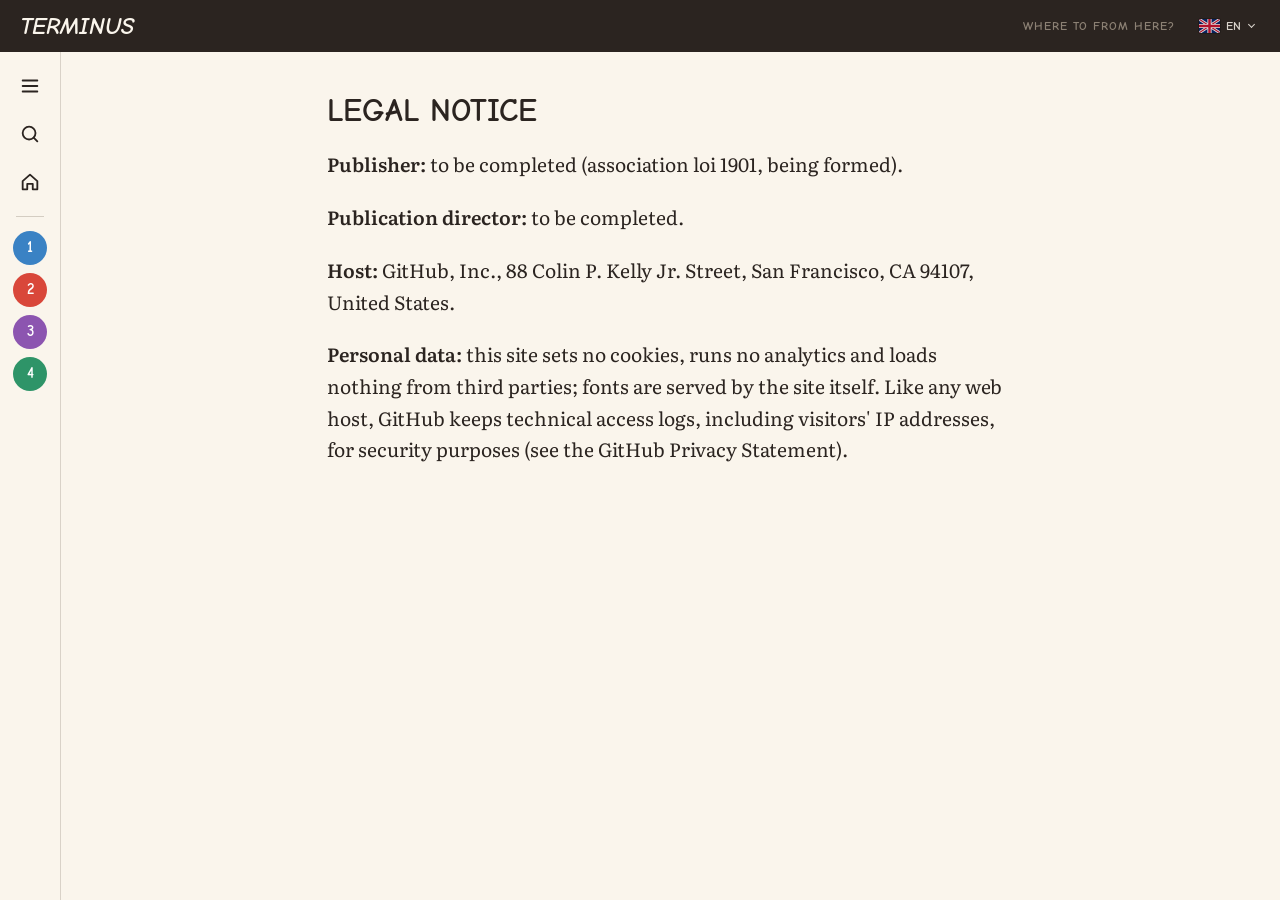
<file: legal/index.html>
<!doctype html>
<html lang="en">
<head>
<meta charset="utf-8">
<meta name="viewport" content="width=device-width, initial-scale=1">
<title>Legal notice — Terminus</title>
<link rel="stylesheet" href="/fonts/fonts.css">
<link rel="icon" href="/favicon.svg" type="image/svg+xml">
<link rel="icon" href="/favicon.ico" sizes="48x48">
<link rel="apple-touch-icon" href="/apple-touch-icon.png">

<style>:root { --ink: #2B2420; --paper: #FAF5EC; --grey: #8C8174; --panel: #FFFFFF; --line-1: #3A82C4; --line-2: #D9473A; --line-3: #8C55B0; --line-4: #2E9468; --sans: 'Comic Neue', 'Pangolin', system-ui, 'PingFang SC', 'Microsoft YaHei', sans-serif; --serif: 'Literata', Georgia, 'Songti SC', SimSun, serif; }
*, *::before, *::after { box-sizing: border-box; }
body { margin: 0; background: var(--paper); color: var(--ink); font: 400 1rem/1.5 var(--sans); }
a { color: inherit; }
.l-L1 { --accent: var(--line-1); } .l-L2 { --accent: var(--line-2); }
.l-L3 { --accent: var(--line-3); } .l-L4 { --accent: var(--line-4); }
.wrap { max-width: 1120px; margin: 0 auto; padding: 0 16px; }
.narrow { max-width: 720px; }

/* header + permanent line bar */
:root { --head-h: 52px; }
.site-head { position: sticky; top: 0; z-index: 30; }
.head-row { display: flex; align-items: center; gap: 16px; height: var(--head-h); }
.wordmark { text-decoration: none; flex: 1; }
.site-head .wrap { max-width: none; padding-left: 20px; padding-right: 20px; }

/* line chip: number + name, always in the line colour */
.chip { display: inline-flex; align-items: center; gap: 6px; height: 28px; padding: 0 12px 0 4px; border-radius: 14px;
  background: var(--accent); color: #fff; font: 700 0.85rem/1 var(--sans); text-decoration: none; white-space: nowrap; }
.chip b { display: inline-flex; align-items: center; justify-content: center; min-width: 22px; height: 22px; border-radius: 11px;
  background: rgba(255, 255, 255, 0.92); color: var(--accent); font-size: 0.75rem; }
.chip.big { height: 36px; border-radius: 18px; font-size: 1rem; padding-right: 16px; }
.chip.big b { min-width: 28px; height: 28px; border-radius: 14px; font-size: 0.85rem; }

.h-display { font: 700 clamp(2.4rem, 6vw, 3.6rem)/1.02 var(--sans); margin: 0; letter-spacing: -0.01em; }
.h-sec { font: 700 1.5rem/1.2 var(--sans); margin: 0 0 18px; }
.tag { font: 700 0.75rem/1 var(--sans); letter-spacing: 0.08em; text-transform: uppercase; color: var(--grey); }
section { margin: 0 0 72px; }

/* layout: slim rail always on the left, full pane opens beside it */
.layout { display: grid; grid-template-columns: auto minmax(0, 1fr); }
.content { min-width: 0; }
.sidenav { position: sticky; top: var(--head-h); align-self: start; height: calc(100vh - var(--head-h)); display: flex; z-index: 20;
  border-right: 1px solid color-mix(in srgb, var(--grey) 30%, transparent); background: var(--paper); }
.rail { width: 60px; flex: none; display: flex; flex-direction: column; align-items: center; gap: 8px; padding: 14px 0; }
.rail-btn { display: inline-flex; align-items: center; justify-content: center; width: 40px; height: 40px; border: 0; border-radius: 10px;
  background: transparent; color: var(--ink); cursor: pointer; text-decoration: none; }
.rail-btn:hover { background: color-mix(in srgb, var(--grey) 16%, transparent); }
.rail-btn svg { width: 22px; height: 22px; fill: none; stroke: currentColor; stroke-width: 2; stroke-linecap: round; stroke-linejoin: round; }
.rail-sep { width: 28px; height: 1px; margin: 6px 0; background: color-mix(in srgb, var(--grey) 35%, transparent); }
.rail-line { display: inline-flex; align-items: center; justify-content: center; width: 34px; height: 34px; border-radius: 50%;
  border: 0; background: var(--accent); color: #fff; font: 700 0.95rem/1 var(--sans); cursor: pointer; }
.rail-line:hover { outline: 3px solid color-mix(in srgb, var(--accent) 35%, transparent); }
.rail-line.current { box-shadow: 0 0 0 3px var(--paper), 0 0 0 5px var(--accent); }
.pane { display: none; width: 260px; height: 100%; overflow-y: auto; padding: 16px 14px 32px 4px; }
body.nav-open .pane { display: block; }
.sn-search { position: relative; margin: 0 0 14px; }
.sn-search input { width: 100%; height: 40px; padding: 0 36px 0 12px; border: 1.5px solid var(--ink); border-radius: 20px;
  background: var(--panel); color: var(--ink); font: 400 0.95rem var(--sans); }
.sn-search input:focus { outline: 3px solid color-mix(in srgb, var(--line-1) 40%, transparent); outline-offset: 1px; }
.sn-search kbd { position: absolute; right: 10px; top: 10px; padding: 1px 6px; border: 1px solid var(--grey); border-radius: 4px;
  color: var(--grey); font: 600 0.7rem/1.4 var(--sans); }
.sn-home { display: block; padding: 6px 4px 12px; font-weight: 700; text-decoration: none; }
.sn-tree details { margin: 0 0 6px; }
.sn-tree summary { display: flex; flex-wrap: wrap; align-items: center; gap: 4px 8px; padding: 6px 4px; cursor: pointer; list-style: none; border-radius: 8px; }
.sn-tree summary::-webkit-details-marker { display: none; }
.sn-tree summary::before { content: "▸"; color: var(--grey); width: 10px; }
.sn-tree details[open] > summary::before { content: "▾"; }
.sn-tree summary:hover { background: color-mix(in srgb, var(--grey) 12%, transparent); }
.sn-tree summary small { flex-basis: 100%; padding-left: 18px; color: var(--grey); font-size: 0.8rem; }
.sn-sub { padding: 10px 8px 2px; color: var(--grey); font: 700 0.72rem/1 var(--sans); letter-spacing: 0.06em; text-transform: uppercase; }
.sn-q a { color: var(--grey); }
.sn-tree ul { list-style: none; margin: 2px 0 8px 13px; padding: 0 0 0 12px; border-left: 3px solid var(--accent); }
.sn-tree li a { display: block; padding: 5px 8px; border-radius: 6px; text-decoration: none; font-size: 0.92rem; line-height: 1.3; }
.sn-tree li a:hover { background: color-mix(in srgb, var(--accent) 12%, transparent); }
.sn-tree li a[aria-current] { background: var(--accent); color: #fff; font-weight: 700; }
.sn-id { display: block; color: var(--grey); font-size: 0.72rem; font-weight: 700; letter-spacing: 0.05em; }
.sn-tree li a[aria-current] .sn-id { color: rgba(255, 255, 255, 0.85); }
.sn-empty { color: var(--grey); }
.sn-legal { display: block; margin: 24px 4px 0; padding-top: 14px; border-top: 1px solid color-mix(in srgb, var(--grey) 30%, transparent); color: var(--grey); font-size: 0.85rem; }
.content main { padding-bottom: 48px; }
@media (max-width: 1000px) {
  .rail { width: 52px; }
  .pane { position: fixed; top: var(--head-h); bottom: 0; left: 52px; width: min(300px, calc(100vw - 64px)); background: var(--paper);
    box-shadow: 0 0 0 100vmax rgba(0, 0, 0, 0.35); }
}

/* comic grid: 3 columns, panels of 1, 2 or 3 columns */
.grid3 { display: grid; grid-template-columns: repeat(3, minmax(0, 1fr)); gap: 14px; }
.cell { position: relative; min-height: 260px; border-radius: 6px; }
.c-wide { grid-column: span 2; }
.c-full { grid-column: 1 / -1; min-height: 300px; }
.c-tall { grid-row: span 2; }
.frame { background: var(--panel); border: 1.5px solid var(--ink); overflow: hidden; display: flex; flex-direction: column; justify-content: flex-end; }
.frame .desc { margin: auto 18px; text-align: center; color: var(--grey); font: italic 400 0.95rem/1.4 var(--serif); }
.narr { position: absolute; top: 12px; left: 12px; max-width: 70%; padding: 8px 12px; background: var(--paper);
  border: 1.5px solid var(--ink); font: 700 0.95rem/1.3 var(--sans); }
.balloon { position: absolute; max-width: 62%; padding: 12px 16px; background: var(--panel); border: 1.5px solid var(--ink);
  font: 700 1.05rem/1.3 var(--sans); }
.balloon::after { content: ""; position: absolute; bottom: -12px; left: 28px; width: 18px; height: 18px; background: var(--panel);
  border-right: 1.5px solid var(--ink); border-bottom: 1.5px solid var(--ink); transform: rotate(45deg) skew(12deg, 12deg); }
.balloon.tl { top: 16px; left: 16px; } .balloon.tr { top: 16px; right: 16px; }
.panel-no { position: absolute; bottom: 8px; right: 10px; }

/* takeaway cell */
.takeaways { background: color-mix(in srgb, var(--accent) 9%, #fff); border: 1.5px solid var(--accent); padding: 22px; }
.takeaways ol { list-style: none; counter-reset: k; margin: 12px 0 0; padding: 0; }
.takeaways li { counter-increment: k; position: relative; padding: 0 0 16px 40px; font: 700 1.05rem/1.35 var(--sans); }
.takeaways li:last-child { padding-bottom: 0; }
.takeaways li::before { content: counter(k); position: absolute; left: 0; top: -2px; width: 28px; height: 28px; border-radius: 50%;
  display: flex; align-items: center; justify-content: center; background: var(--accent); color: #fff; font-size: 0.9rem; }

/* navigation cells: related and next sit on the comic grid */
.nav-cell { display: flex; flex-direction: column; justify-content: space-between; gap: 14px; padding: 20px; text-decoration: none;
  border: 2px solid var(--accent); background: var(--panel); }
.nav-cell:hover { background: color-mix(in srgb, var(--accent) 10%, var(--panel)); }
.cell-title { font: 700 1.35rem/1.2 var(--sans); }
.nav-cell .chip { align-self: flex-start; }
.cell.nav-cell { min-height: 0; padding: 16px 18px; gap: 10px; justify-content: flex-start; }
.nav-top { display: flex; align-items: center; justify-content: space-between; gap: 10px; }
.nav-cell svg { width: 100%; max-width: 260px; height: auto; }
.nav-cell .cell-title { font-size: 1.15rem; }
.arrow { font: 700 1.6rem/1 var(--sans); color: var(--accent); align-self: flex-end; }

@media (max-width: 760px) {
  .grid3 { grid-template-columns: 1fr; }
  .c-wide, .c-full { grid-column: auto; }
  .c-tall { grid-row: auto; }
}

/* home */
.cover { padding-top: 24px; margin-bottom: 0; }
.cover .h-display { margin-bottom: 20px; }
/* the whole comic fits the screen with the first lines of the manifesto showing below it on landing:
   header 52 + top 24 + gap 20 + about three lines of text 110 */
.cover-comic { display: block; max-width: 100%; max-height: calc(100vh - 206px); width: auto; height: auto; margin: 0 auto 20px; background: #fff; }
.manifesto { font: 400 1.35rem/1.55 var(--serif); }
.manifesto p { margin: 0 0 1em; }
.visually-hidden { position: absolute; width: 1px; height: 1px; overflow: hidden; clip: rect(0 0 0 0); white-space: nowrap; }
.map-fig { margin: 0 0 18px; overflow-x: auto; }
.map-fig svg { display: block; width: 100%; min-width: 900px; height: auto; }
.m-line { fill: none; stroke: var(--accent); stroke-width: 8px; stroke-linecap: round; stroke-linejoin: round; }
.m-sleepers { fill: none; stroke: var(--accent); stroke-width: 18px; stroke-dasharray: 3 11; opacity: 0.55; }
.explore { --accent: color-mix(in srgb, var(--grey) 45%, var(--paper)); }
.m-path { fill: none; stroke: var(--accent); stroke-width: 6px; stroke-linecap: round; stroke-dasharray: 0.1 13; }
.m-st, .m-end { fill: var(--paper); stroke: var(--accent); stroke-width: 5px; }
.m-label { font: 700 14px var(--sans); fill: var(--ink); }
.m-status { font: 700 10.5px var(--sans); letter-spacing: 0.06em; fill: var(--grey); text-transform: uppercase; }
.m-name { font: 700 17px var(--sans); fill: var(--accent); letter-spacing: 0.02em; text-transform: uppercase; }
.m-sub { font: 400 13px var(--sans); fill: var(--grey); }
.m-term { fill: var(--ink); }
.m-term-t { font: 700 15px var(--sans); fill: var(--ink); letter-spacing: 0.3em; }
.map-fig a:hover .m-st { stroke-width: 6px; }
.head-right { display: flex; align-items: center; gap: 18px; }
/* language menu: a small flag that opens onto the four languages */
.lang-menu { position: relative; font: 700 0.85rem/1 var(--sans); }
.lang-menu summary { list-style: none; display: flex; align-items: center; gap: 6px; padding: 5px 6px; border-radius: 6px; cursor: pointer; opacity: 0.85; }
.lang-menu summary::-webkit-details-marker { display: none; }
.lang-menu summary::after { content: ""; width: 5px; height: 5px; margin-left: 1px; border: solid currentColor; border-width: 0 1.5px 1.5px 0; transform: translateY(-2px) rotate(45deg); }
.lang-menu summary:hover, .lang-menu[open] summary { opacity: 1; background: color-mix(in srgb, var(--paper) 14%, transparent); }
.lang-menu .lm-code { font-size: 0.75rem; letter-spacing: 0.06em; }
.flag { display: inline-flex; width: 21px; height: 14px; flex: none; border-radius: 2px; overflow: hidden; box-shadow: 0 0 0 1px rgba(0, 0, 0, 0.25); }
.flag svg { width: 100%; height: 100%; }
.lang-menu ul { position: absolute; right: 0; top: calc(100% + 6px); margin: 0; padding: 6px; list-style: none; min-width: 160px;
  background: var(--panel); border-radius: 8px; box-shadow: 0 6px 24px rgba(0, 0, 0, 0.18); z-index: 40; }
.site-head .lang-menu ul a { display: flex; align-items: center; gap: 10px; padding: 8px 10px; border-radius: 6px; color: var(--ink); font-weight: 400; text-decoration: none; }
.lang-menu ul a:hover { background: color-mix(in srgb, var(--grey) 14%, transparent); }
.lang-menu ul a[aria-current] { font-weight: 700; }
@media (max-width: 600px) { .head-right .tag { display: none; } }
.cards { display: grid; grid-template-columns: repeat(3, minmax(0, 1fr)); gap: 20px; }
@media (max-width: 860px) { .cards { grid-template-columns: 1fr; } }
.card { display: flex; flex-direction: column; gap: 10px; }
.card .thumb { aspect-ratio: 4 / 3; border: 1.5px solid var(--accent); border-radius: 6px; background: var(--panel);
  display: flex; align-items: flex-end; padding: 10px; }
.card h3 { font: 700 1.35rem/1.2 var(--sans); margin: 0; }
.card h3 a { text-decoration: none; }
.card p { margin: 0; font: 400 1.05rem/1.45 var(--serif); }
.related { display: flex; flex-wrap: wrap; align-items: center; gap: 6px 8px; font-size: 0.9rem; color: var(--grey); }
.related a { color: var(--ink); font-weight: 700; }

/* article */
.art-head { padding: 36px 0 24px; display: flex; flex-direction: column; gap: 14px; align-items: flex-start; }
.art-title { font: 700 clamp(2rem, 5vw, 3rem)/1.05 var(--sans); margin: 0; }
.art-related { display: flex; flex-wrap: wrap; align-items: center; gap: 8px; color: var(--grey); }
.art-related a { color: var(--ink); font-weight: 700; }
.body-text { font: 400 1.2rem/1.65 var(--serif); }
.body-text p { margin: 0 0 1.1em; }
.sources { color: var(--grey); font-size: 0.9rem; }

.site-head { background: var(--ink); color: var(--paper); }
.site-head a { color: var(--paper); }
.wordmark { font: 700 1.5rem/1 var(--sans); text-transform: uppercase; font-style: italic; }
.h-display, .h-sec, .cell-title, .art-title { text-transform: uppercase; }
.h-display { font-style: italic; }
.balloon { border-radius: 22px; }
.frame { border-radius: 10px; }
</style>
</head>
<body class="bulle">
<script>try { if (localStorage.getItem('terminus-nav') === '1' && matchMedia('(min-width: 1001px)').matches) document.body.classList.add('nav-open'); } catch (e) {}</script>
<header class="site-head"><div class="wrap head-row"><a class="wordmark" href="/">Terminus</a><span class="head-right"><span class="tag">Where to from here?</span><details class="lang-menu"><summary aria-label="Language: English"><span class="flag"><svg viewBox="0 0 60 40"><g><path d="M0 0h60v40H0z" fill="#012169"/><path d="M0 0l60 40M60 0L0 40" stroke="#fff" stroke-width="8"/><path d="M0 0l60 40M60 0L0 40" stroke="#C8102E" stroke-width="3"/><path d="M30 0v40M0 20h60" stroke="#fff" stroke-width="12"/><path d="M30 0v40M0 20h60" stroke="#C8102E" stroke-width="7"/></g></svg></span><span class="lm-code">EN</span></summary><ul><li><a href="/legal/" hreflang="en" lang="en" aria-current="true"><span class="flag"><svg viewBox="0 0 60 40"><g><path d="M0 0h60v40H0z" fill="#012169"/><path d="M0 0l60 40M60 0L0 40" stroke="#fff" stroke-width="8"/><path d="M0 0l60 40M60 0L0 40" stroke="#C8102E" stroke-width="3"/><path d="M30 0v40M0 20h60" stroke="#fff" stroke-width="12"/><path d="M30 0v40M0 20h60" stroke="#C8102E" stroke-width="7"/></g></svg></span>English</a></li><li><a href="/fr/legal/" hreflang="fr" lang="fr"><span class="flag"><svg viewBox="0 0 3 2"><path d="M0 0h1v2H0z" fill="#002654"/><path d="M1 0h1v2H1z" fill="#fff"/><path d="M2 0h1v2H2z" fill="#CE1126"/></svg></span>Français</a></li><li><a href="/ru/" hreflang="ru" lang="ru"><span class="flag"><svg viewBox="0 0 3 2"><path d="M0 0h3v2H0z" fill="#fff"/><path d="M0 .667h3v.667H0z" fill="#0039A6"/><path d="M0 1.333h3V2H0z" fill="#D52B1E"/></svg></span>Русский</a></li><li><a href="/zh/" hreflang="zh" lang="zh"><span class="flag"><svg viewBox="0 0 30 20"><path d="M0 0h30v20H0z" fill="#DE2910"/><path d="M5 2.2l1.3 3.9h4.1l-3.3 2.4 1.3 3.9L5 10 1.6 12.4l1.3-3.9L-.4 6.1h4.1z" fill="#FFDE00"/><g fill="#FFDE00"><circle cx="10" cy="2" r=".9"/><circle cx="12" cy="4" r=".9"/><circle cx="12" cy="7" r=".9"/><circle cx="10" cy="9" r=".9"/></g></svg></span>中文</a></li></ul></details></span></div></header>
<div class="layout">
<aside class="sidenav" id="sidenav" aria-label="All topics">
<div class="rail">
<button class="rail-btn sn-toggle" aria-controls="sn-pane" aria-expanded="false" title="Open navigation"><svg viewBox="0 0 24 24"><path d="M4 6h16M4 12h16M4 18h16"/></svg></button>
<button class="rail-btn rail-search" title="Search (/)" aria-label="Search"><svg viewBox="0 0 24 24"><circle cx="11" cy="11" r="7"/><path d="M20 20l-4-4"/></svg></button>
<a class="rail-btn" href="/" title="Home and map" aria-label="Home and map"><svg viewBox="0 0 24 24"><path d="M4 11l8-7 8 7v9h-5v-6H9v6H4z"/></svg></a>
<span class="rail-sep"></span>
<button class="rail-line l-L1" data-line="L1" title="1 Momentum: How we got here" aria-label="Line 1, Momentum">1</button><button class="rail-line l-L2" data-line="L2" title="2 Endgame: How it ends" aria-label="Line 2, Endgame">2</button><button class="rail-line l-L3" data-line="L3" title="3 Déjà vu: It has happened before" aria-label="Line 3, Déjà vu">3</button><button class="rail-line l-L4" data-line="L4" title="4 Ways out: Where to from here" aria-label="Line 4, Ways out">4</button>
</div>
<div class="pane" id="sn-pane">
<div class="sn-search"><input id="sn-q" type="search" placeholder="Search everything" aria-label="Search lines, stations and questions" autocomplete="off"><kbd>/</kbd></div>
<a class="sn-home" href="/">Home and map</a>
<nav class="sn-tree"><details class="l-L1"><summary><span class="chip l-L1"><b>1</b>Momentum</span><small>How we got here</small></summary><ul><li><a href="/l1-01/"><span class="sn-id">L1-01</span>1776: the engine starts</a></li><li><a href="#"><span class="sn-id">L1-02</span>Coal, rail and the timetable</a></li><li><a href="#"><span class="sn-id">L1-03</span>Electricity rewires the factory</a></li><li><a href="#"><span class="sn-id">L1-04</span>Oil and the mass-produced life</a></li><li><a href="#"><span class="sn-id">L1-05</span>From mainframe to pocket</a></li><li><a href="#"><span class="sn-id">L1-06</span>Software eats the firm</a></li><li><a href="#"><span class="sn-id">L1-07</span>Leader or manager?</a></li></ul></details><details class="l-L2"><summary><span class="chip l-L2"><b>2</b>Endgame</span><small>How it ends</small></summary><ul><li><a href="#"><span class="sn-id">L2-01</span>Diminishing returns</a></li><li><a href="#"><span class="sn-id">L2-02</span>Energy: the bill comes due</a></li><li><a href="#"><span class="sn-id">L2-03</span>Too connected to fail?</a></li><li><a href="#"><span class="sn-id">L2-04</span>Slow decline or sudden break?</a></li><li><a href="#"><span class="sn-id">L2-05</span>Three scenarios for 2050</a></li></ul></details><details class="l-L3"><summary><span class="chip l-L3"><b>3</b>Déjà vu</span><small>It has happened before</small></summary><ul><li><a href="#"><span class="sn-id">L3-01</span>The Bronze Age breakdown</a></li><li><a href="#"><span class="sn-id">L3-02</span>Rome&#x27;s long goodbye</a></li><li><a href="#"><span class="sn-id">L3-03</span>Kondratiev&#x27;s long waves</a></li><li><a href="#"><span class="sn-id">L3-04</span>Tainter: the price of complexity</a></li><li><a href="#"><span class="sn-id">L3-05</span>Creative destruction</a></li></ul></details><details class="l-L4"><summary><span class="chip l-L4"><b>4</b>Ways out</span><small>Where to from here</small></summary><ul><li><a href="#"><span class="sn-id">L4-01</span>What still works</a></li><li><a href="#"><span class="sn-id">L4-02</span>Skills that travel</a></li><li><a href="#"><span class="sn-id">L4-03</span>Your systems are older than you think</a></li><li><a href="#"><span class="sn-id">L4-04</span>The ERP question</a></li><li><a href="#"><span class="sn-id">L4-05</span>Small, local, repairable</a></li><li><a href="#"><span class="sn-id">L4-06</span>Terminus: all change</a></li><li class="sn-sub">Open questions</li><li class="sn-q"><a href="#">How do people keep busy?</a></li><li class="sn-q"><a href="#">How do power and domination translate?</a></li><li class="sn-q"><a href="#">What does education become?</a></li><li class="sn-q"><a href="#">Where is the next central station?</a></li></ul></details></nav>
<p class="sn-empty" hidden>Nothing matches.</p>
<a class="sn-legal" href="/legal/">Legal notice</a>
</div>
</aside>
<div class="content">
<main class="wrap narrow" style="padding-top:40px">
<h1 class="h-sec" style="font-size:2rem">Legal notice</h1>
<div class="body-text">
<p><b>Publisher:</b> to be completed (association loi 1901, being formed).</p>
<p><b>Publication director:</b> to be completed.</p>
<p><b>Host:</b> GitHub, Inc., 88 Colin P. Kelly Jr. Street, San Francisco, CA 94107, United States.</p>
<p><b>Personal data:</b> this site sets no cookies, runs no analytics and loads nothing from third parties; fonts are served by the site itself. Like any web host, GitHub keeps technical access logs, including visitors' IP addresses, for security purposes (see the GitHub Privacy Statement).</p>
</div>
</main>
</div>
</div>
<script>
(function () {
  var lm = document.querySelector('.lang-menu');   // the language menu closes on a click elsewhere or Escape
  document.addEventListener('click', function (e) { if (lm.open && !lm.contains(e.target)) lm.open = false; });
  document.addEventListener('keydown', function (e) { if (e.key === 'Escape') lm.open = false; });
  var q = document.getElementById('sn-q'), empty = document.querySelector('.sn-empty');
  var groups = document.querySelectorAll('.sn-tree details');
  var initial = Array.prototype.map.call(groups, function (g) { return g.open; });
  q.addEventListener('input', function () {
    var v = q.value.trim().toLowerCase(), any = false;
    groups.forEach(function (g, i) {
      var head = g.querySelector('summary').textContent.toLowerCase().indexOf(v) > -1, n = 0;
      g.querySelectorAll('li').forEach(function (li) {
        var hit = !v || head || li.textContent.toLowerCase().indexOf(v) > -1;
        li.hidden = !hit; if (hit) n++;
      });
      g.hidden = n === 0;
      g.open = v ? n > 0 : initial[i];
      if (n) any = true;
    });
    empty.hidden = any;
  });
  var btn = document.querySelector('.sn-toggle');
  function setOpen(open, focus) {
    document.body.classList.toggle('nav-open', open);
    btn.setAttribute('aria-expanded', String(open));
    btn.title = open ? 'Close navigation' : 'Open navigation';
    try { localStorage.setItem('terminus-nav', open ? '1' : '0'); } catch (e) {}
    if (open && focus) q.focus();
  }
  setOpen(document.body.classList.contains('nav-open'), false);
  btn.addEventListener('click', function () { setOpen(!document.body.classList.contains('nav-open'), false); });
  document.querySelector('.rail-search').addEventListener('click', function () { setOpen(true, true); });
  document.querySelectorAll('.rail-line').forEach(function (b) {
    b.addEventListener('click', function () {
      setOpen(true, false);
      var g = document.querySelector('.sn-tree details.l-' + b.dataset.line);
      g.open = true; g.scrollIntoView({ block: 'start' });
      g.querySelector('summary').focus();
    });
  });
  document.addEventListener('keydown', function (e) {
    if (e.key === '/' && document.activeElement !== q) { e.preventDefault(); setOpen(true, true); }
    if (e.key === 'Escape' && document.body.classList.contains('nav-open')) setOpen(false, false);
  });
})();
</script>
</body>
</html>
</file>
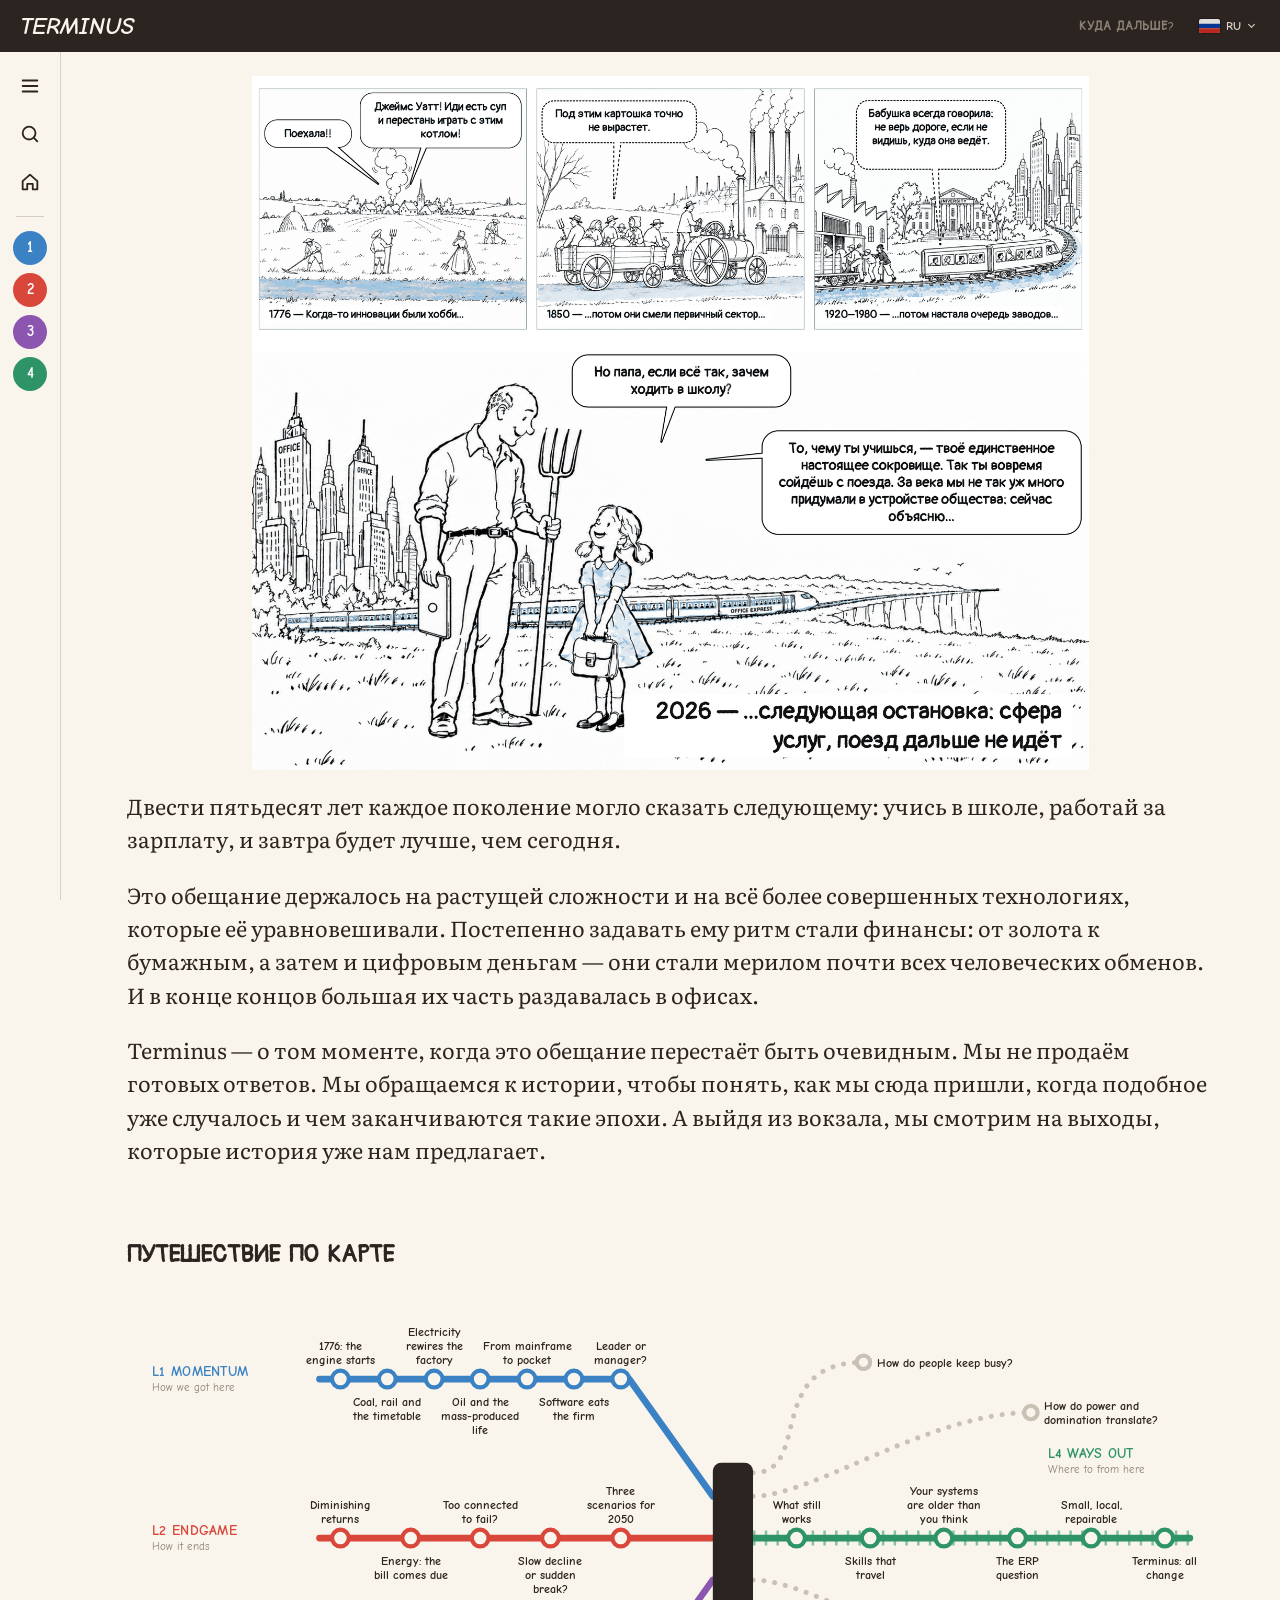
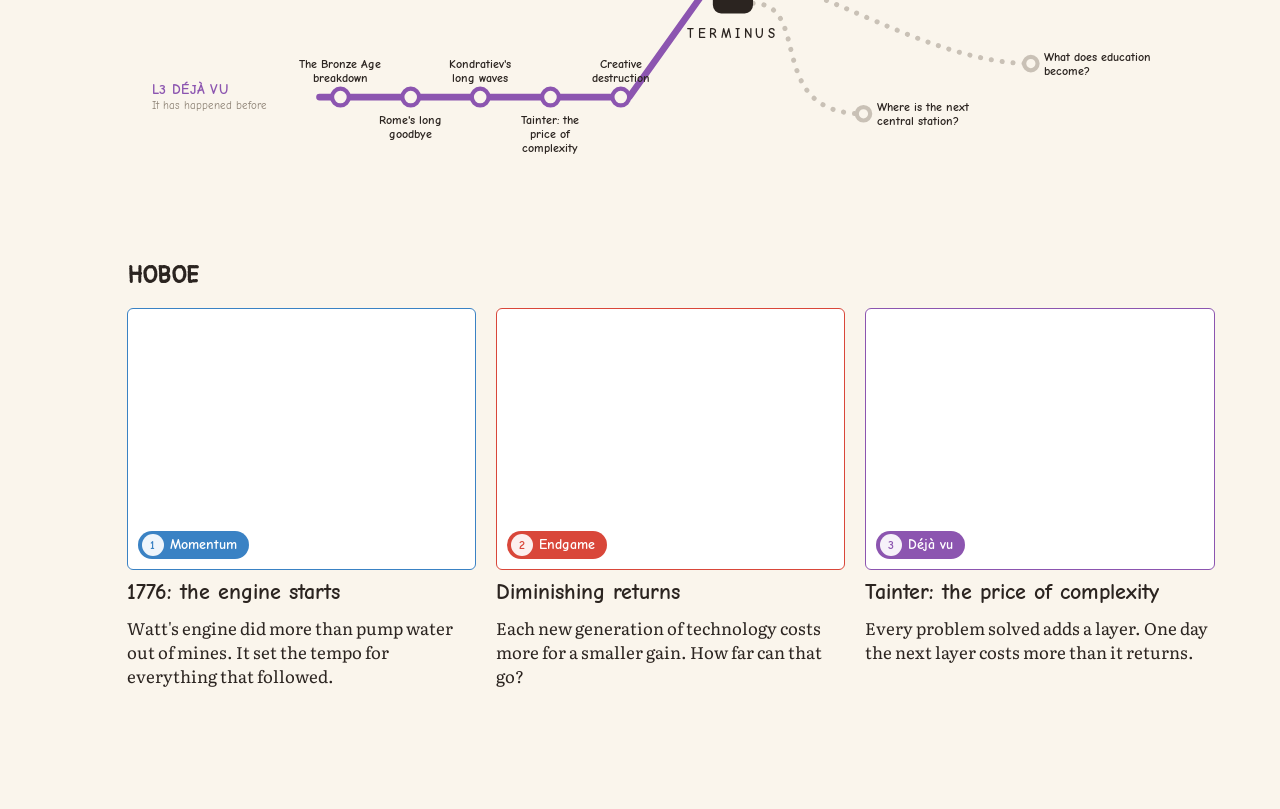
<file: ru/index.html>
<!doctype html>
<html lang="ru">
<head>
<meta charset="utf-8">
<meta name="viewport" content="width=device-width, initial-scale=1">
<title>Terminus: куда дальше?</title>
<link rel="stylesheet" href="/fonts/fonts.css">
<link rel="icon" href="/favicon.svg" type="image/svg+xml">
<link rel="icon" href="/favicon.ico" sizes="48x48">
<link rel="apple-touch-icon" href="/apple-touch-icon.png">

<style>:root { --ink: #2B2420; --paper: #FAF5EC; --grey: #8C8174; --panel: #FFFFFF; --line-1: #3A82C4; --line-2: #D9473A; --line-3: #8C55B0; --line-4: #2E9468; --sans: 'Comic Neue', 'Pangolin', system-ui, 'PingFang SC', 'Microsoft YaHei', sans-serif; --serif: 'Literata', Georgia, 'Songti SC', SimSun, serif; }
*, *::before, *::after { box-sizing: border-box; }
body { margin: 0; background: var(--paper); color: var(--ink); font: 400 1rem/1.5 var(--sans); }
a { color: inherit; }
.l-L1 { --accent: var(--line-1); } .l-L2 { --accent: var(--line-2); }
.l-L3 { --accent: var(--line-3); } .l-L4 { --accent: var(--line-4); }
.wrap { max-width: 1120px; margin: 0 auto; padding: 0 16px; }
.narrow { max-width: 720px; }

/* header + permanent line bar */
:root { --head-h: 52px; }
.site-head { position: sticky; top: 0; z-index: 30; }
.head-row { display: flex; align-items: center; gap: 16px; height: var(--head-h); }
.wordmark { text-decoration: none; flex: 1; }
.site-head .wrap { max-width: none; padding-left: 20px; padding-right: 20px; }

/* line chip: number + name, always in the line colour */
.chip { display: inline-flex; align-items: center; gap: 6px; height: 28px; padding: 0 12px 0 4px; border-radius: 14px;
  background: var(--accent); color: #fff; font: 700 0.85rem/1 var(--sans); text-decoration: none; white-space: nowrap; }
.chip b { display: inline-flex; align-items: center; justify-content: center; min-width: 22px; height: 22px; border-radius: 11px;
  background: rgba(255, 255, 255, 0.92); color: var(--accent); font-size: 0.75rem; }
.chip.big { height: 36px; border-radius: 18px; font-size: 1rem; padding-right: 16px; }
.chip.big b { min-width: 28px; height: 28px; border-radius: 14px; font-size: 0.85rem; }

.h-display { font: 700 clamp(2.4rem, 6vw, 3.6rem)/1.02 var(--sans); margin: 0; letter-spacing: -0.01em; }
.h-sec { font: 700 1.5rem/1.2 var(--sans); margin: 0 0 18px; }
.tag { font: 700 0.75rem/1 var(--sans); letter-spacing: 0.08em; text-transform: uppercase; color: var(--grey); }
section { margin: 0 0 72px; }

/* layout: slim rail always on the left, full pane opens beside it */
.layout { display: grid; grid-template-columns: auto minmax(0, 1fr); }
.content { min-width: 0; }
.sidenav { position: sticky; top: var(--head-h); align-self: start; height: calc(100vh - var(--head-h)); display: flex; z-index: 20;
  border-right: 1px solid color-mix(in srgb, var(--grey) 30%, transparent); background: var(--paper); }
.rail { width: 60px; flex: none; display: flex; flex-direction: column; align-items: center; gap: 8px; padding: 14px 0; }
.rail-btn { display: inline-flex; align-items: center; justify-content: center; width: 40px; height: 40px; border: 0; border-radius: 10px;
  background: transparent; color: var(--ink); cursor: pointer; text-decoration: none; }
.rail-btn:hover { background: color-mix(in srgb, var(--grey) 16%, transparent); }
.rail-btn svg { width: 22px; height: 22px; fill: none; stroke: currentColor; stroke-width: 2; stroke-linecap: round; stroke-linejoin: round; }
.rail-sep { width: 28px; height: 1px; margin: 6px 0; background: color-mix(in srgb, var(--grey) 35%, transparent); }
.rail-line { display: inline-flex; align-items: center; justify-content: center; width: 34px; height: 34px; border-radius: 50%;
  border: 0; background: var(--accent); color: #fff; font: 700 0.95rem/1 var(--sans); cursor: pointer; }
.rail-line:hover { outline: 3px solid color-mix(in srgb, var(--accent) 35%, transparent); }
.rail-line.current { box-shadow: 0 0 0 3px var(--paper), 0 0 0 5px var(--accent); }
.pane { display: none; width: 260px; height: 100%; overflow-y: auto; padding: 16px 14px 32px 4px; }
body.nav-open .pane { display: block; }
.sn-search { position: relative; margin: 0 0 14px; }
.sn-search input { width: 100%; height: 40px; padding: 0 36px 0 12px; border: 1.5px solid var(--ink); border-radius: 20px;
  background: var(--panel); color: var(--ink); font: 400 0.95rem var(--sans); }
.sn-search input:focus { outline: 3px solid color-mix(in srgb, var(--line-1) 40%, transparent); outline-offset: 1px; }
.sn-search kbd { position: absolute; right: 10px; top: 10px; padding: 1px 6px; border: 1px solid var(--grey); border-radius: 4px;
  color: var(--grey); font: 600 0.7rem/1.4 var(--sans); }
.sn-home { display: block; padding: 6px 4px 12px; font-weight: 700; text-decoration: none; }
.sn-tree details { margin: 0 0 6px; }
.sn-tree summary { display: flex; flex-wrap: wrap; align-items: center; gap: 4px 8px; padding: 6px 4px; cursor: pointer; list-style: none; border-radius: 8px; }
.sn-tree summary::-webkit-details-marker { display: none; }
.sn-tree summary::before { content: "▸"; color: var(--grey); width: 10px; }
.sn-tree details[open] > summary::before { content: "▾"; }
.sn-tree summary:hover { background: color-mix(in srgb, var(--grey) 12%, transparent); }
.sn-tree summary small { flex-basis: 100%; padding-left: 18px; color: var(--grey); font-size: 0.8rem; }
.sn-sub { padding: 10px 8px 2px; color: var(--grey); font: 700 0.72rem/1 var(--sans); letter-spacing: 0.06em; text-transform: uppercase; }
.sn-q a { color: var(--grey); }
.sn-tree ul { list-style: none; margin: 2px 0 8px 13px; padding: 0 0 0 12px; border-left: 3px solid var(--accent); }
.sn-tree li a { display: block; padding: 5px 8px; border-radius: 6px; text-decoration: none; font-size: 0.92rem; line-height: 1.3; }
.sn-tree li a:hover { background: color-mix(in srgb, var(--accent) 12%, transparent); }
.sn-tree li a[aria-current] { background: var(--accent); color: #fff; font-weight: 700; }
.sn-id { display: block; color: var(--grey); font-size: 0.72rem; font-weight: 700; letter-spacing: 0.05em; }
.sn-tree li a[aria-current] .sn-id { color: rgba(255, 255, 255, 0.85); }
.sn-empty { color: var(--grey); }
.sn-legal { display: block; margin: 24px 4px 0; padding-top: 14px; border-top: 1px solid color-mix(in srgb, var(--grey) 30%, transparent); color: var(--grey); font-size: 0.85rem; }
.content main { padding-bottom: 48px; }
@media (max-width: 1000px) {
  .rail { width: 52px; }
  .pane { position: fixed; top: var(--head-h); bottom: 0; left: 52px; width: min(300px, calc(100vw - 64px)); background: var(--paper);
    box-shadow: 0 0 0 100vmax rgba(0, 0, 0, 0.35); }
}

/* comic grid: 3 columns, panels of 1, 2 or 3 columns */
.grid3 { display: grid; grid-template-columns: repeat(3, minmax(0, 1fr)); gap: 14px; }
.cell { position: relative; min-height: 260px; border-radius: 6px; }
.c-wide { grid-column: span 2; }
.c-full { grid-column: 1 / -1; min-height: 300px; }
.c-tall { grid-row: span 2; }
.frame { background: var(--panel); border: 1.5px solid var(--ink); overflow: hidden; display: flex; flex-direction: column; justify-content: flex-end; }
.frame .desc { margin: auto 18px; text-align: center; color: var(--grey); font: italic 400 0.95rem/1.4 var(--serif); }
.narr { position: absolute; top: 12px; left: 12px; max-width: 70%; padding: 8px 12px; background: var(--paper);
  border: 1.5px solid var(--ink); font: 700 0.95rem/1.3 var(--sans); }
.balloon { position: absolute; max-width: 62%; padding: 12px 16px; background: var(--panel); border: 1.5px solid var(--ink);
  font: 700 1.05rem/1.3 var(--sans); }
.balloon::after { content: ""; position: absolute; bottom: -12px; left: 28px; width: 18px; height: 18px; background: var(--panel);
  border-right: 1.5px solid var(--ink); border-bottom: 1.5px solid var(--ink); transform: rotate(45deg) skew(12deg, 12deg); }
.balloon.tl { top: 16px; left: 16px; } .balloon.tr { top: 16px; right: 16px; }
.panel-no { position: absolute; bottom: 8px; right: 10px; }

/* takeaway cell */
.takeaways { background: color-mix(in srgb, var(--accent) 9%, #fff); border: 1.5px solid var(--accent); padding: 22px; }
.takeaways ol { list-style: none; counter-reset: k; margin: 12px 0 0; padding: 0; }
.takeaways li { counter-increment: k; position: relative; padding: 0 0 16px 40px; font: 700 1.05rem/1.35 var(--sans); }
.takeaways li:last-child { padding-bottom: 0; }
.takeaways li::before { content: counter(k); position: absolute; left: 0; top: -2px; width: 28px; height: 28px; border-radius: 50%;
  display: flex; align-items: center; justify-content: center; background: var(--accent); color: #fff; font-size: 0.9rem; }

/* navigation cells: related and next sit on the comic grid */
.nav-cell { display: flex; flex-direction: column; justify-content: space-between; gap: 14px; padding: 20px; text-decoration: none;
  border: 2px solid var(--accent); background: var(--panel); }
.nav-cell:hover { background: color-mix(in srgb, var(--accent) 10%, var(--panel)); }
.cell-title { font: 700 1.35rem/1.2 var(--sans); }
.nav-cell .chip { align-self: flex-start; }
.cell.nav-cell { min-height: 0; padding: 16px 18px; gap: 10px; justify-content: flex-start; }
.nav-top { display: flex; align-items: center; justify-content: space-between; gap: 10px; }
.nav-cell svg { width: 100%; max-width: 260px; height: auto; }
.nav-cell .cell-title { font-size: 1.15rem; }
.arrow { font: 700 1.6rem/1 var(--sans); color: var(--accent); align-self: flex-end; }

@media (max-width: 760px) {
  .grid3 { grid-template-columns: 1fr; }
  .c-wide, .c-full { grid-column: auto; }
  .c-tall { grid-row: auto; }
}

/* home */
.cover { padding-top: 24px; margin-bottom: 0; }
.cover .h-display { margin-bottom: 20px; }
/* the whole comic fits the screen with the first lines of the manifesto showing below it on landing:
   header 52 + top 24 + gap 20 + about three lines of text 110 */
.cover-comic { display: block; max-width: 100%; max-height: calc(100vh - 206px); width: auto; height: auto; margin: 0 auto 20px; background: #fff; }
.manifesto { font: 400 1.35rem/1.55 var(--serif); }
.manifesto p { margin: 0 0 1em; }
.visually-hidden { position: absolute; width: 1px; height: 1px; overflow: hidden; clip: rect(0 0 0 0); white-space: nowrap; }
.map-fig { margin: 0 0 18px; overflow-x: auto; }
.map-fig svg { display: block; width: 100%; min-width: 900px; height: auto; }
.m-line { fill: none; stroke: var(--accent); stroke-width: 8px; stroke-linecap: round; stroke-linejoin: round; }
.m-sleepers { fill: none; stroke: var(--accent); stroke-width: 18px; stroke-dasharray: 3 11; opacity: 0.55; }
.explore { --accent: color-mix(in srgb, var(--grey) 45%, var(--paper)); }
.m-path { fill: none; stroke: var(--accent); stroke-width: 6px; stroke-linecap: round; stroke-dasharray: 0.1 13; }
.m-st, .m-end { fill: var(--paper); stroke: var(--accent); stroke-width: 5px; }
.m-label { font: 700 14px var(--sans); fill: var(--ink); }
.m-status { font: 700 10.5px var(--sans); letter-spacing: 0.06em; fill: var(--grey); text-transform: uppercase; }
.m-name { font: 700 17px var(--sans); fill: var(--accent); letter-spacing: 0.02em; text-transform: uppercase; }
.m-sub { font: 400 13px var(--sans); fill: var(--grey); }
.m-term { fill: var(--ink); }
.m-term-t { font: 700 15px var(--sans); fill: var(--ink); letter-spacing: 0.3em; }
.map-fig a:hover .m-st { stroke-width: 6px; }
.head-right { display: flex; align-items: center; gap: 18px; }
/* language menu: a small flag that opens onto the four languages */
.lang-menu { position: relative; font: 700 0.85rem/1 var(--sans); }
.lang-menu summary { list-style: none; display: flex; align-items: center; gap: 6px; padding: 5px 6px; border-radius: 6px; cursor: pointer; opacity: 0.85; }
.lang-menu summary::-webkit-details-marker { display: none; }
.lang-menu summary::after { content: ""; width: 5px; height: 5px; margin-left: 1px; border: solid currentColor; border-width: 0 1.5px 1.5px 0; transform: translateY(-2px) rotate(45deg); }
.lang-menu summary:hover, .lang-menu[open] summary { opacity: 1; background: color-mix(in srgb, var(--paper) 14%, transparent); }
.lang-menu .lm-code { font-size: 0.75rem; letter-spacing: 0.06em; }
.flag { display: inline-flex; width: 21px; height: 14px; flex: none; border-radius: 2px; overflow: hidden; box-shadow: 0 0 0 1px rgba(0, 0, 0, 0.25); }
.flag svg { width: 100%; height: 100%; }
.lang-menu ul { position: absolute; right: 0; top: calc(100% + 6px); margin: 0; padding: 6px; list-style: none; min-width: 160px;
  background: var(--panel); border-radius: 8px; box-shadow: 0 6px 24px rgba(0, 0, 0, 0.18); z-index: 40; }
.site-head .lang-menu ul a { display: flex; align-items: center; gap: 10px; padding: 8px 10px; border-radius: 6px; color: var(--ink); font-weight: 400; text-decoration: none; }
.lang-menu ul a:hover { background: color-mix(in srgb, var(--grey) 14%, transparent); }
.lang-menu ul a[aria-current] { font-weight: 700; }
@media (max-width: 600px) { .head-right .tag { display: none; } }
.cards { display: grid; grid-template-columns: repeat(3, minmax(0, 1fr)); gap: 20px; }
@media (max-width: 860px) { .cards { grid-template-columns: 1fr; } }
.card { display: flex; flex-direction: column; gap: 10px; }
.card .thumb { aspect-ratio: 4 / 3; border: 1.5px solid var(--accent); border-radius: 6px; background: var(--panel);
  display: flex; align-items: flex-end; padding: 10px; }
.card h3 { font: 700 1.35rem/1.2 var(--sans); margin: 0; }
.card h3 a { text-decoration: none; }
.card p { margin: 0; font: 400 1.05rem/1.45 var(--serif); }
.related { display: flex; flex-wrap: wrap; align-items: center; gap: 6px 8px; font-size: 0.9rem; color: var(--grey); }
.related a { color: var(--ink); font-weight: 700; }

/* article */
.art-head { padding: 36px 0 24px; display: flex; flex-direction: column; gap: 14px; align-items: flex-start; }
.art-title { font: 700 clamp(2rem, 5vw, 3rem)/1.05 var(--sans); margin: 0; }
.art-related { display: flex; flex-wrap: wrap; align-items: center; gap: 8px; color: var(--grey); }
.art-related a { color: var(--ink); font-weight: 700; }
.body-text { font: 400 1.2rem/1.65 var(--serif); }
.body-text p { margin: 0 0 1.1em; }
.sources { color: var(--grey); font-size: 0.9rem; }

.site-head { background: var(--ink); color: var(--paper); }
.site-head a { color: var(--paper); }
.wordmark { font: 700 1.5rem/1 var(--sans); text-transform: uppercase; font-style: italic; }
.h-display, .h-sec, .cell-title, .art-title { text-transform: uppercase; }
.h-display { font-style: italic; }
.balloon { border-radius: 22px; }
.frame { border-radius: 10px; }
</style>
</head>
<body class="bulle">
<script>try { if (localStorage.getItem('terminus-nav') === '1' && matchMedia('(min-width: 1001px)').matches) document.body.classList.add('nav-open'); } catch (e) {}</script>
<header class="site-head"><div class="wrap head-row"><a class="wordmark" href="/ru/">Terminus</a><span class="head-right"><span class="tag">Куда дальше?</span><details class="lang-menu"><summary aria-label="Язык: Русский"><span class="flag"><svg viewBox="0 0 3 2"><path d="M0 0h3v2H0z" fill="#fff"/><path d="M0 .667h3v.667H0z" fill="#0039A6"/><path d="M0 1.333h3V2H0z" fill="#D52B1E"/></svg></span><span class="lm-code">RU</span></summary><ul><li><a href="/" hreflang="en" lang="en"><span class="flag"><svg viewBox="0 0 60 40"><g><path d="M0 0h60v40H0z" fill="#012169"/><path d="M0 0l60 40M60 0L0 40" stroke="#fff" stroke-width="8"/><path d="M0 0l60 40M60 0L0 40" stroke="#C8102E" stroke-width="3"/><path d="M30 0v40M0 20h60" stroke="#fff" stroke-width="12"/><path d="M30 0v40M0 20h60" stroke="#C8102E" stroke-width="7"/></g></svg></span>English</a></li><li><a href="/fr/" hreflang="fr" lang="fr"><span class="flag"><svg viewBox="0 0 3 2"><path d="M0 0h1v2H0z" fill="#002654"/><path d="M1 0h1v2H1z" fill="#fff"/><path d="M2 0h1v2H2z" fill="#CE1126"/></svg></span>Français</a></li><li><a href="/ru/" hreflang="ru" lang="ru" aria-current="true"><span class="flag"><svg viewBox="0 0 3 2"><path d="M0 0h3v2H0z" fill="#fff"/><path d="M0 .667h3v.667H0z" fill="#0039A6"/><path d="M0 1.333h3V2H0z" fill="#D52B1E"/></svg></span>Русский</a></li><li><a href="/zh/" hreflang="zh" lang="zh"><span class="flag"><svg viewBox="0 0 30 20"><path d="M0 0h30v20H0z" fill="#DE2910"/><path d="M5 2.2l1.3 3.9h4.1l-3.3 2.4 1.3 3.9L5 10 1.6 12.4l1.3-3.9L-.4 6.1h4.1z" fill="#FFDE00"/><g fill="#FFDE00"><circle cx="10" cy="2" r=".9"/><circle cx="12" cy="4" r=".9"/><circle cx="12" cy="7" r=".9"/><circle cx="10" cy="9" r=".9"/></g></svg></span>中文</a></li></ul></details></span></div></header>
<div class="layout">
<aside class="sidenav" id="sidenav" aria-label="All topics">
<div class="rail">
<button class="rail-btn sn-toggle" aria-controls="sn-pane" aria-expanded="false" title="Открыть навигацию"><svg viewBox="0 0 24 24"><path d="M4 6h16M4 12h16M4 18h16"/></svg></button>
<button class="rail-btn rail-search" title="Search (/)" aria-label="Search"><svg viewBox="0 0 24 24"><circle cx="11" cy="11" r="7"/><path d="M20 20l-4-4"/></svg></button>
<a class="rail-btn" href="/ru/" title="Главная и карта" aria-label="Главная и карта"><svg viewBox="0 0 24 24"><path d="M4 11l8-7 8 7v9h-5v-6H9v6H4z"/></svg></a>
<span class="rail-sep"></span>
<button class="rail-line l-L1" data-line="L1" title="1 Momentum: How we got here" aria-label="Линия 1, Momentum">1</button><button class="rail-line l-L2" data-line="L2" title="2 Endgame: How it ends" aria-label="Линия 2, Endgame">2</button><button class="rail-line l-L3" data-line="L3" title="3 Déjà vu: It has happened before" aria-label="Линия 3, Déjà vu">3</button><button class="rail-line l-L4" data-line="L4" title="4 Ways out: Where to from here" aria-label="Линия 4, Ways out">4</button>
</div>
<div class="pane" id="sn-pane">
<div class="sn-search"><input id="sn-q" type="search" placeholder="Искать везде" aria-label="Искать линии, станции и вопросы" autocomplete="off"><kbd>/</kbd></div>
<a class="sn-home" href="/ru/">Главная и карта</a>
<nav class="sn-tree"><details class="l-L1"><summary><span class="chip l-L1"><b>1</b>Momentum</span><small>How we got here</small></summary><ul><li><a href="/l1-01/"><span class="sn-id">L1-01</span>1776: the engine starts</a></li><li><a href="#"><span class="sn-id">L1-02</span>Coal, rail and the timetable</a></li><li><a href="#"><span class="sn-id">L1-03</span>Electricity rewires the factory</a></li><li><a href="#"><span class="sn-id">L1-04</span>Oil and the mass-produced life</a></li><li><a href="#"><span class="sn-id">L1-05</span>From mainframe to pocket</a></li><li><a href="#"><span class="sn-id">L1-06</span>Software eats the firm</a></li><li><a href="#"><span class="sn-id">L1-07</span>Leader or manager?</a></li></ul></details><details class="l-L2"><summary><span class="chip l-L2"><b>2</b>Endgame</span><small>How it ends</small></summary><ul><li><a href="#"><span class="sn-id">L2-01</span>Diminishing returns</a></li><li><a href="#"><span class="sn-id">L2-02</span>Energy: the bill comes due</a></li><li><a href="#"><span class="sn-id">L2-03</span>Too connected to fail?</a></li><li><a href="#"><span class="sn-id">L2-04</span>Slow decline or sudden break?</a></li><li><a href="#"><span class="sn-id">L2-05</span>Three scenarios for 2050</a></li></ul></details><details class="l-L3"><summary><span class="chip l-L3"><b>3</b>Déjà vu</span><small>It has happened before</small></summary><ul><li><a href="#"><span class="sn-id">L3-01</span>The Bronze Age breakdown</a></li><li><a href="#"><span class="sn-id">L3-02</span>Rome&#x27;s long goodbye</a></li><li><a href="#"><span class="sn-id">L3-03</span>Kondratiev&#x27;s long waves</a></li><li><a href="#"><span class="sn-id">L3-04</span>Tainter: the price of complexity</a></li><li><a href="#"><span class="sn-id">L3-05</span>Creative destruction</a></li></ul></details><details class="l-L4"><summary><span class="chip l-L4"><b>4</b>Ways out</span><small>Where to from here</small></summary><ul><li><a href="#"><span class="sn-id">L4-01</span>What still works</a></li><li><a href="#"><span class="sn-id">L4-02</span>Skills that travel</a></li><li><a href="#"><span class="sn-id">L4-03</span>Your systems are older than you think</a></li><li><a href="#"><span class="sn-id">L4-04</span>The ERP question</a></li><li><a href="#"><span class="sn-id">L4-05</span>Small, local, repairable</a></li><li><a href="#"><span class="sn-id">L4-06</span>Terminus: all change</a></li><li class="sn-sub">Открытые вопросы</li><li class="sn-q"><a href="#">How do people keep busy?</a></li><li class="sn-q"><a href="#">How do power and domination translate?</a></li><li class="sn-q"><a href="#">What does education become?</a></li><li class="sn-q"><a href="#">Where is the next central station?</a></li></ul></details></nav>
<p class="sn-empty" hidden>Ничего не найдено.</p>
<a class="sn-legal" href="/legal/">Правовая информация (англ.)</a>
</div>
</aside>
<div class="content">
<main class="wrap">
<section class="cover"><h1 class="visually-hidden">Terminus</h1><img class="cover-comic" src="/cover/home-cover-ru.png" alt="Комикс. 1776 — Когда-то инновации были хобби... Деревня; из дома идёт пар: «Поехала!!» «Джеймс Уатт! Иди есть суп и перестань играть с этим котлом!» 1850 — ...потом они смели первичный сектор... Паровая машина везёт крестьян к фабрике: «Под этим картошка точно не вырастет.» 1920–1980 — ...потом настала очередь заводов... Рабочих сажают в поезд у фабрики, потом поезд проходит мимо университета к офисным башням: «Бабушка всегда говорила: не верь дороге, если не видишь, куда она ведёт.» 2026 — ...следующая остановка: сфера услуг, поезд дальше не идёт Отец с вилами и ноутбуком в руках говорит с дочерью; за ними «Офис-экспресс» мчится к обрыву. Она спрашивает: «Но папа, если всё так, зачем ходить в школу?» Он отвечает: «То, чему ты учишься, — твоё единственное настоящее сокровище. Так ты вовремя сойдёшь с поезда. За века мы не так уж много придумали в устройстве общества: сейчас объясню...»" width="1600" height="1328"></section>
<section class="manifesto"><p>Двести пятьдесят лет каждое поколение могло сказать следующему: учись в школе, работай за зарплату, и завтра будет лучше, чем сегодня.</p><p>Это обещание держалось на растущей сложности и на всё более совершенных технологиях, которые её уравновешивали. Постепенно задавать ему ритм стали финансы: от золота к бумажным, а затем и цифровым деньгам — они стали мерилом почти всех человеческих обменов. И в конце концов большая их часть раздавалась в офисах.</p><p>Terminus — о том моменте, когда это обещание перестаёт быть очевидным. Мы не продаём готовых ответов. Мы обращаемся к истории, чтобы понять, как мы сюда пришли, когда подобное уже случалось и чем заканчиваются такие эпохи. А выйдя из вокзала, мы смотрим на выходы, которые история уже нам предлагает.</p></section>
<section id="map"><h2 class="h-sec">Путешествие по карте</h2><figure class="map-fig"><svg viewBox="0 0 1300 600" role="img" aria-label="Карта линий"><g class="map-lines"><path class="m-line l-L1" d="M 230 110 H 600 L 700 250"/><path class="m-line l-L2" d="M 230 300 H 700"/><path class="m-line l-L3" d="M 230 490 H 600 L 700 350"/><path class="m-sleepers l-L4" d="M 748 300 H 1270"/><path class="m-line l-L4" d="M 748 300 H 1270"/><path class="m-path explore" d="M 748 222 C 820 222, 760 90, 880 90"/><path class="m-path explore" d="M 748 250 C 820 250, 960 150, 1080 150"/><path class="m-path explore" d="M 748 350 C 820 350, 960 450, 1080 450"/><path class="m-path explore" d="M 748 378 C 820 378, 760 510, 880 510"/></g><rect class="m-term" x="700" y="210" width="48" height="180" rx="10"/><text class="m-term-t" x="724" y="420" text-anchor="middle">TERMINUS</text><g class="l-L1"><text class="m-name" x="30" y="106">L1 Momentum</text><text class="m-sub" x="30" y="124">How we got here</text></g><a class="l-L1" href="/l1-01/"><circle class="m-st" cx="255" cy="110" r="10"/><text class="m-label open" x="255" y="75" text-anchor="middle"><tspan x="255" dy="0">1776: the</tspan><tspan x="255" dy="17">engine starts</tspan></text></a><a class="l-L1" href="#"><circle class="m-st" cx="311" cy="110" r="10"/><text class="m-label upcoming" x="311" y="142" text-anchor="middle"><tspan x="311" dy="0">Coal, rail and</tspan><tspan x="311" dy="17">the timetable</tspan></text></a><a class="l-L1" href="#"><circle class="m-st" cx="367" cy="110" r="10"/><text class="m-label upcoming" x="367" y="58" text-anchor="middle"><tspan x="367" dy="0">Electricity</tspan><tspan x="367" dy="17">rewires the</tspan><tspan x="367" dy="17">factory</tspan></text></a><a class="l-L1" href="#"><circle class="m-st" cx="422" cy="110" r="10"/><text class="m-label upcoming" x="422" y="142" text-anchor="middle"><tspan x="422" dy="0">Oil and the</tspan><tspan x="422" dy="17">mass-produced</tspan><tspan x="422" dy="17">life</tspan></text></a><a class="l-L1" href="#"><circle class="m-st" cx="478" cy="110" r="10"/><text class="m-label upcoming" x="478" y="75" text-anchor="middle"><tspan x="478" dy="0">From mainframe</tspan><tspan x="478" dy="17">to pocket</tspan></text></a><a class="l-L1" href="#"><circle class="m-st" cx="534" cy="110" r="10"/><text class="m-label upcoming" x="534" y="142" text-anchor="middle"><tspan x="534" dy="0">Software eats</tspan><tspan x="534" dy="17">the firm</tspan></text></a><a class="l-L1" href="#"><circle class="m-st" cx="590" cy="110" r="10"/><text class="m-label upcoming" x="590" y="75" text-anchor="middle"><tspan x="590" dy="0">Leader or</tspan><tspan x="590" dy="17">manager?</tspan></text></a><g class="l-L2"><text class="m-name" x="30" y="296">L2 Endgame</text><text class="m-sub" x="30" y="314">How it ends</text></g><a class="l-L2" href="#"><circle class="m-st" cx="255" cy="300" r="10"/><text class="m-label open" x="255" y="265" text-anchor="middle"><tspan x="255" dy="0">Diminishing</tspan><tspan x="255" dy="17">returns</tspan></text></a><a class="l-L2" href="#"><circle class="m-st" cx="339" cy="300" r="10"/><text class="m-label upcoming" x="339" y="332" text-anchor="middle"><tspan x="339" dy="0">Energy: the</tspan><tspan x="339" dy="17">bill comes due</tspan></text></a><a class="l-L2" href="#"><circle class="m-st" cx="422" cy="300" r="10"/><text class="m-label upcoming" x="422" y="265" text-anchor="middle"><tspan x="422" dy="0">Too connected</tspan><tspan x="422" dy="17">to fail?</tspan></text></a><a class="l-L2" href="#"><circle class="m-st" cx="506" cy="300" r="10"/><text class="m-label subscribers" x="506" y="332" text-anchor="middle"><tspan x="506" dy="0">Slow decline</tspan><tspan x="506" dy="17">or sudden</tspan><tspan x="506" dy="17">break?</tspan></text></a><a class="l-L2" href="#"><circle class="m-st" cx="590" cy="300" r="10"/><text class="m-label upcoming" x="590" y="248" text-anchor="middle"><tspan x="590" dy="0">Three</tspan><tspan x="590" dy="17">scenarios for</tspan><tspan x="590" dy="17">2050</tspan></text></a><g class="l-L3"><text class="m-name" x="30" y="486">L3 Déjà vu</text><text class="m-sub" x="30" y="504">It has happened before</text></g><a class="l-L3" href="#"><circle class="m-st" cx="255" cy="490" r="10"/><text class="m-label upcoming" x="255" y="455" text-anchor="middle"><tspan x="255" dy="0">The Bronze Age</tspan><tspan x="255" dy="17">breakdown</tspan></text></a><a class="l-L3" href="#"><circle class="m-st" cx="339" cy="490" r="10"/><text class="m-label upcoming" x="339" y="522" text-anchor="middle"><tspan x="339" dy="0">Rome&#x27;s long</tspan><tspan x="339" dy="17">goodbye</tspan></text></a><a class="l-L3" href="#"><circle class="m-st" cx="422" cy="490" r="10"/><text class="m-label upcoming" x="422" y="455" text-anchor="middle"><tspan x="422" dy="0">Kondratiev&#x27;s</tspan><tspan x="422" dy="17">long waves</tspan></text></a><a class="l-L3" href="#"><circle class="m-st" cx="506" cy="490" r="10"/><text class="m-label open" x="506" y="522" text-anchor="middle"><tspan x="506" dy="0">Tainter: the</tspan><tspan x="506" dy="17">price of</tspan><tspan x="506" dy="17">complexity</tspan></text></a><a class="l-L3" href="#"><circle class="m-st" cx="590" cy="490" r="10"/><text class="m-label upcoming" x="590" y="455" text-anchor="middle"><tspan x="590" dy="0">Creative</tspan><tspan x="590" dy="17">destruction</tspan></text></a><a class="l-L4" href="#"><circle class="m-st" cx="800" cy="300" r="10"/><text class="m-label upcoming" x="800" y="265" text-anchor="middle"><tspan x="800" dy="0">What still</tspan><tspan x="800" dy="17">works</tspan></text></a><a class="l-L4" href="#"><circle class="m-st" cx="888" cy="300" r="10"/><text class="m-label upcoming" x="888" y="332" text-anchor="middle"><tspan x="888" dy="0">Skills that</tspan><tspan x="888" dy="17">travel</tspan></text></a><a class="l-L4" href="#"><circle class="m-st" cx="976" cy="300" r="10"/><text class="m-label subscribers" x="976" y="248" text-anchor="middle"><tspan x="976" dy="0">Your systems</tspan><tspan x="976" dy="17">are older than</tspan><tspan x="976" dy="17">you think</tspan></text></a><a class="l-L4" href="#"><circle class="m-st" cx="1064" cy="300" r="10"/><text class="m-label upcoming" x="1064" y="332" text-anchor="middle"><tspan x="1064" dy="0">The ERP</tspan><tspan x="1064" dy="17">question</tspan></text></a><a class="l-L4" href="#"><circle class="m-st" cx="1152" cy="300" r="10"/><text class="m-label upcoming" x="1152" y="265" text-anchor="middle"><tspan x="1152" dy="0">Small, local,</tspan><tspan x="1152" dy="17">repairable</tspan></text></a><a class="l-L4" href="#"><circle class="m-st" cx="1240" cy="300" r="10"/><text class="m-label upcoming" x="1240" y="332" text-anchor="middle"><tspan x="1240" dy="0">Terminus: all</tspan><tspan x="1240" dy="17">change</tspan></text></a><g class="explore"><circle class="m-end" cx="880" cy="90" r="8"/><text class="m-label upcoming" x="896" y="95.0" text-anchor="start"><tspan x="896" dy="0">How do people keep busy?</tspan></text></g><g class="explore"><circle class="m-end" cx="1080" cy="150" r="8"/><text class="m-label upcoming" x="1096" y="146.5" text-anchor="start"><tspan x="1096" dy="0">How do power and</tspan><tspan x="1096" dy="17">domination translate?</tspan></text></g><g class="explore"><circle class="m-end" cx="1080" cy="450" r="8"/><text class="m-label subscribers" x="1096" y="446.5" text-anchor="start"><tspan x="1096" dy="0">What does education</tspan><tspan x="1096" dy="17">become?</tspan></text></g><g class="explore"><circle class="m-end" cx="880" cy="510" r="8"/><text class="m-label upcoming" x="896" y="506.5" text-anchor="start"><tspan x="896" dy="0">Where is the next</tspan><tspan x="896" dy="17">central station?</tspan></text></g><g class="l-L4"><text class="m-name" x="1100" y="204">L4 Ways out</text><text class="m-sub" x="1100" y="222">Where to from here</text></g></svg></figure></section>
<section id="latest"><h2 class="h-sec">Новое</h2><div class="cards"><article class="card l-L1"><div class="thumb"><span class="chip l-L1"><b>1</b>Momentum</span></div><h3><a href="/l1-01/">1776: the engine starts</a></h3><p>Watt&#x27;s engine did more than pump water out of mines. It set the tempo for everything that followed.</p></article><article class="card l-L2"><div class="thumb"><span class="chip l-L2"><b>2</b>Endgame</span></div><h3><a href="#">Diminishing returns</a></h3><p>Each new generation of technology costs more for a smaller gain. How far can that go?</p></article><article class="card l-L3"><div class="thumb"><span class="chip l-L3"><b>3</b>Déjà vu</span></div><h3><a href="#">Tainter: the price of complexity</a></h3><p>Every problem solved adds a layer. One day the next layer costs more than it returns.</p></article></div></section>
</main>
</div>
</div>
<script>
(function () {
  var lm = document.querySelector('.lang-menu');   // the language menu closes on a click elsewhere or Escape
  document.addEventListener('click', function (e) { if (lm.open && !lm.contains(e.target)) lm.open = false; });
  document.addEventListener('keydown', function (e) { if (e.key === 'Escape') lm.open = false; });
  var q = document.getElementById('sn-q'), empty = document.querySelector('.sn-empty');
  var groups = document.querySelectorAll('.sn-tree details');
  var initial = Array.prototype.map.call(groups, function (g) { return g.open; });
  q.addEventListener('input', function () {
    var v = q.value.trim().toLowerCase(), any = false;
    groups.forEach(function (g, i) {
      var head = g.querySelector('summary').textContent.toLowerCase().indexOf(v) > -1, n = 0;
      g.querySelectorAll('li').forEach(function (li) {
        var hit = !v || head || li.textContent.toLowerCase().indexOf(v) > -1;
        li.hidden = !hit; if (hit) n++;
      });
      g.hidden = n === 0;
      g.open = v ? n > 0 : initial[i];
      if (n) any = true;
    });
    empty.hidden = any;
  });
  var btn = document.querySelector('.sn-toggle');
  function setOpen(open, focus) {
    document.body.classList.toggle('nav-open', open);
    btn.setAttribute('aria-expanded', String(open));
    btn.title = open ? 'Close navigation' : 'Open navigation';
    try { localStorage.setItem('terminus-nav', open ? '1' : '0'); } catch (e) {}
    if (open && focus) q.focus();
  }
  setOpen(document.body.classList.contains('nav-open'), false);
  btn.addEventListener('click', function () { setOpen(!document.body.classList.contains('nav-open'), false); });
  document.querySelector('.rail-search').addEventListener('click', function () { setOpen(true, true); });
  document.querySelectorAll('.rail-line').forEach(function (b) {
    b.addEventListener('click', function () {
      setOpen(true, false);
      var g = document.querySelector('.sn-tree details.l-' + b.dataset.line);
      g.open = true; g.scrollIntoView({ block: 'start' });
      g.querySelector('summary').focus();
    });
  });
  document.addEventListener('keydown', function (e) {
    if (e.key === '/' && document.activeElement !== q) { e.preventDefault(); setOpen(true, true); }
    if (e.key === 'Escape' && document.body.classList.contains('nav-open')) setOpen(false, false);
  });
})();
</script>
</body>
</html>
</file>
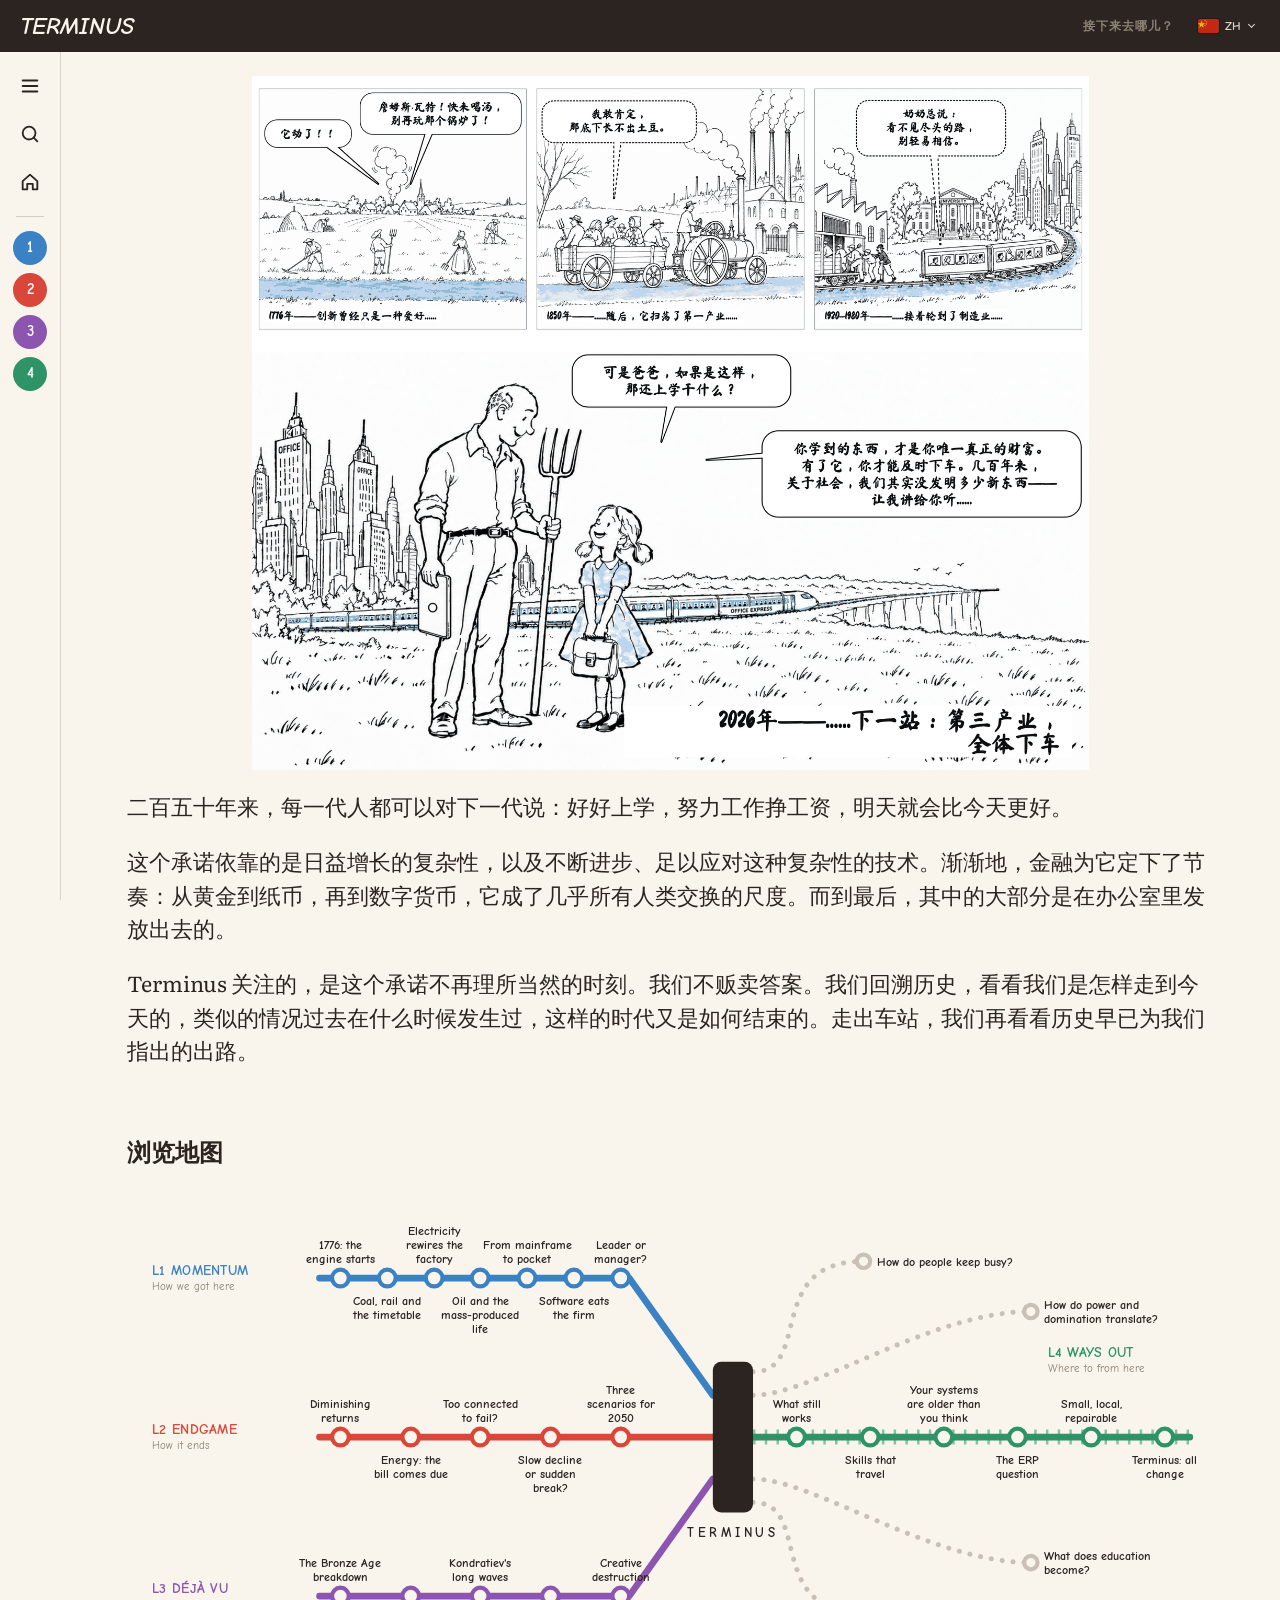
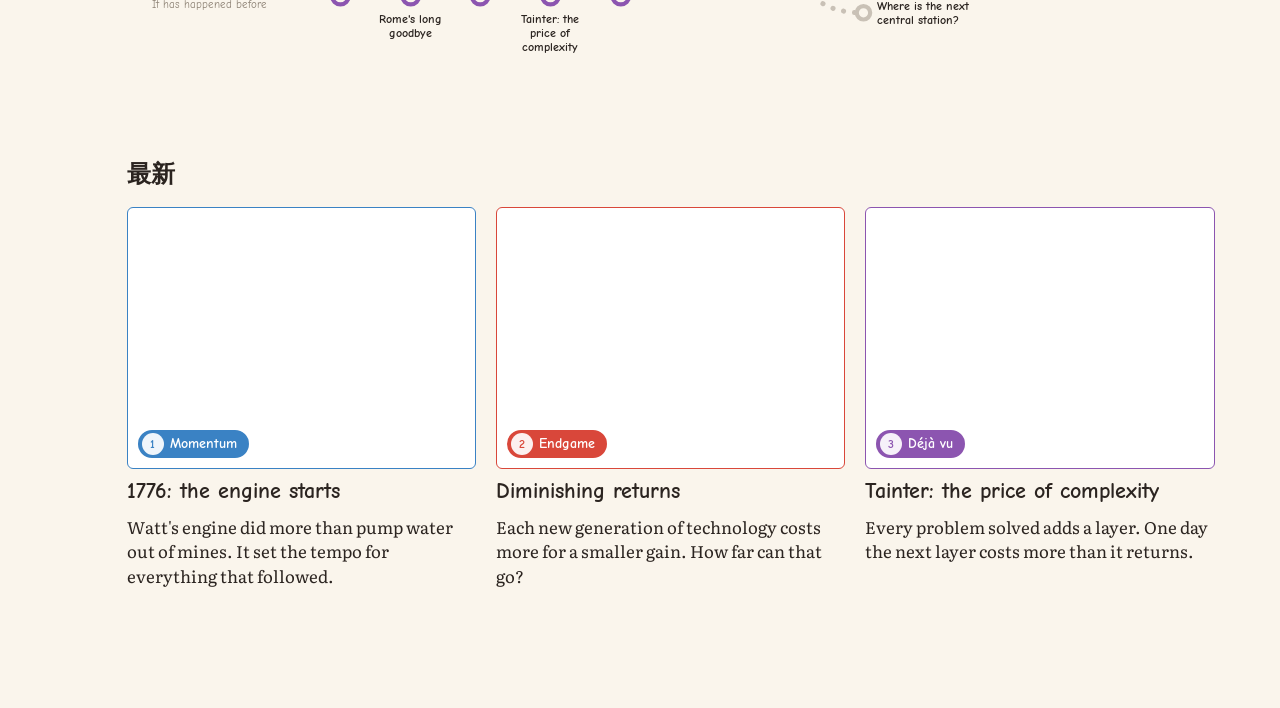
<file: zh/index.html>
<!doctype html>
<html lang="zh">
<head>
<meta charset="utf-8">
<meta name="viewport" content="width=device-width, initial-scale=1">
<title>Terminus：接下来去哪儿？</title>
<link rel="stylesheet" href="/fonts/fonts.css">
<link rel="icon" href="/favicon.svg" type="image/svg+xml">
<link rel="icon" href="/favicon.ico" sizes="48x48">
<link rel="apple-touch-icon" href="/apple-touch-icon.png">

<style>:root { --ink: #2B2420; --paper: #FAF5EC; --grey: #8C8174; --panel: #FFFFFF; --line-1: #3A82C4; --line-2: #D9473A; --line-3: #8C55B0; --line-4: #2E9468; --sans: 'Comic Neue', 'Pangolin', system-ui, 'PingFang SC', 'Microsoft YaHei', sans-serif; --serif: 'Literata', Georgia, 'Songti SC', SimSun, serif; }
*, *::before, *::after { box-sizing: border-box; }
body { margin: 0; background: var(--paper); color: var(--ink); font: 400 1rem/1.5 var(--sans); }
a { color: inherit; }
.l-L1 { --accent: var(--line-1); } .l-L2 { --accent: var(--line-2); }
.l-L3 { --accent: var(--line-3); } .l-L4 { --accent: var(--line-4); }
.wrap { max-width: 1120px; margin: 0 auto; padding: 0 16px; }
.narrow { max-width: 720px; }

/* header + permanent line bar */
:root { --head-h: 52px; }
.site-head { position: sticky; top: 0; z-index: 30; }
.head-row { display: flex; align-items: center; gap: 16px; height: var(--head-h); }
.wordmark { text-decoration: none; flex: 1; }
.site-head .wrap { max-width: none; padding-left: 20px; padding-right: 20px; }

/* line chip: number + name, always in the line colour */
.chip { display: inline-flex; align-items: center; gap: 6px; height: 28px; padding: 0 12px 0 4px; border-radius: 14px;
  background: var(--accent); color: #fff; font: 700 0.85rem/1 var(--sans); text-decoration: none; white-space: nowrap; }
.chip b { display: inline-flex; align-items: center; justify-content: center; min-width: 22px; height: 22px; border-radius: 11px;
  background: rgba(255, 255, 255, 0.92); color: var(--accent); font-size: 0.75rem; }
.chip.big { height: 36px; border-radius: 18px; font-size: 1rem; padding-right: 16px; }
.chip.big b { min-width: 28px; height: 28px; border-radius: 14px; font-size: 0.85rem; }

.h-display { font: 700 clamp(2.4rem, 6vw, 3.6rem)/1.02 var(--sans); margin: 0; letter-spacing: -0.01em; }
.h-sec { font: 700 1.5rem/1.2 var(--sans); margin: 0 0 18px; }
.tag { font: 700 0.75rem/1 var(--sans); letter-spacing: 0.08em; text-transform: uppercase; color: var(--grey); }
section { margin: 0 0 72px; }

/* layout: slim rail always on the left, full pane opens beside it */
.layout { display: grid; grid-template-columns: auto minmax(0, 1fr); }
.content { min-width: 0; }
.sidenav { position: sticky; top: var(--head-h); align-self: start; height: calc(100vh - var(--head-h)); display: flex; z-index: 20;
  border-right: 1px solid color-mix(in srgb, var(--grey) 30%, transparent); background: var(--paper); }
.rail { width: 60px; flex: none; display: flex; flex-direction: column; align-items: center; gap: 8px; padding: 14px 0; }
.rail-btn { display: inline-flex; align-items: center; justify-content: center; width: 40px; height: 40px; border: 0; border-radius: 10px;
  background: transparent; color: var(--ink); cursor: pointer; text-decoration: none; }
.rail-btn:hover { background: color-mix(in srgb, var(--grey) 16%, transparent); }
.rail-btn svg { width: 22px; height: 22px; fill: none; stroke: currentColor; stroke-width: 2; stroke-linecap: round; stroke-linejoin: round; }
.rail-sep { width: 28px; height: 1px; margin: 6px 0; background: color-mix(in srgb, var(--grey) 35%, transparent); }
.rail-line { display: inline-flex; align-items: center; justify-content: center; width: 34px; height: 34px; border-radius: 50%;
  border: 0; background: var(--accent); color: #fff; font: 700 0.95rem/1 var(--sans); cursor: pointer; }
.rail-line:hover { outline: 3px solid color-mix(in srgb, var(--accent) 35%, transparent); }
.rail-line.current { box-shadow: 0 0 0 3px var(--paper), 0 0 0 5px var(--accent); }
.pane { display: none; width: 260px; height: 100%; overflow-y: auto; padding: 16px 14px 32px 4px; }
body.nav-open .pane { display: block; }
.sn-search { position: relative; margin: 0 0 14px; }
.sn-search input { width: 100%; height: 40px; padding: 0 36px 0 12px; border: 1.5px solid var(--ink); border-radius: 20px;
  background: var(--panel); color: var(--ink); font: 400 0.95rem var(--sans); }
.sn-search input:focus { outline: 3px solid color-mix(in srgb, var(--line-1) 40%, transparent); outline-offset: 1px; }
.sn-search kbd { position: absolute; right: 10px; top: 10px; padding: 1px 6px; border: 1px solid var(--grey); border-radius: 4px;
  color: var(--grey); font: 600 0.7rem/1.4 var(--sans); }
.sn-home { display: block; padding: 6px 4px 12px; font-weight: 700; text-decoration: none; }
.sn-tree details { margin: 0 0 6px; }
.sn-tree summary { display: flex; flex-wrap: wrap; align-items: center; gap: 4px 8px; padding: 6px 4px; cursor: pointer; list-style: none; border-radius: 8px; }
.sn-tree summary::-webkit-details-marker { display: none; }
.sn-tree summary::before { content: "▸"; color: var(--grey); width: 10px; }
.sn-tree details[open] > summary::before { content: "▾"; }
.sn-tree summary:hover { background: color-mix(in srgb, var(--grey) 12%, transparent); }
.sn-tree summary small { flex-basis: 100%; padding-left: 18px; color: var(--grey); font-size: 0.8rem; }
.sn-sub { padding: 10px 8px 2px; color: var(--grey); font: 700 0.72rem/1 var(--sans); letter-spacing: 0.06em; text-transform: uppercase; }
.sn-q a { color: var(--grey); }
.sn-tree ul { list-style: none; margin: 2px 0 8px 13px; padding: 0 0 0 12px; border-left: 3px solid var(--accent); }
.sn-tree li a { display: block; padding: 5px 8px; border-radius: 6px; text-decoration: none; font-size: 0.92rem; line-height: 1.3; }
.sn-tree li a:hover { background: color-mix(in srgb, var(--accent) 12%, transparent); }
.sn-tree li a[aria-current] { background: var(--accent); color: #fff; font-weight: 700; }
.sn-id { display: block; color: var(--grey); font-size: 0.72rem; font-weight: 700; letter-spacing: 0.05em; }
.sn-tree li a[aria-current] .sn-id { color: rgba(255, 255, 255, 0.85); }
.sn-empty { color: var(--grey); }
.sn-legal { display: block; margin: 24px 4px 0; padding-top: 14px; border-top: 1px solid color-mix(in srgb, var(--grey) 30%, transparent); color: var(--grey); font-size: 0.85rem; }
.content main { padding-bottom: 48px; }
@media (max-width: 1000px) {
  .rail { width: 52px; }
  .pane { position: fixed; top: var(--head-h); bottom: 0; left: 52px; width: min(300px, calc(100vw - 64px)); background: var(--paper);
    box-shadow: 0 0 0 100vmax rgba(0, 0, 0, 0.35); }
}

/* comic grid: 3 columns, panels of 1, 2 or 3 columns */
.grid3 { display: grid; grid-template-columns: repeat(3, minmax(0, 1fr)); gap: 14px; }
.cell { position: relative; min-height: 260px; border-radius: 6px; }
.c-wide { grid-column: span 2; }
.c-full { grid-column: 1 / -1; min-height: 300px; }
.c-tall { grid-row: span 2; }
.frame { background: var(--panel); border: 1.5px solid var(--ink); overflow: hidden; display: flex; flex-direction: column; justify-content: flex-end; }
.frame .desc { margin: auto 18px; text-align: center; color: var(--grey); font: italic 400 0.95rem/1.4 var(--serif); }
.narr { position: absolute; top: 12px; left: 12px; max-width: 70%; padding: 8px 12px; background: var(--paper);
  border: 1.5px solid var(--ink); font: 700 0.95rem/1.3 var(--sans); }
.balloon { position: absolute; max-width: 62%; padding: 12px 16px; background: var(--panel); border: 1.5px solid var(--ink);
  font: 700 1.05rem/1.3 var(--sans); }
.balloon::after { content: ""; position: absolute; bottom: -12px; left: 28px; width: 18px; height: 18px; background: var(--panel);
  border-right: 1.5px solid var(--ink); border-bottom: 1.5px solid var(--ink); transform: rotate(45deg) skew(12deg, 12deg); }
.balloon.tl { top: 16px; left: 16px; } .balloon.tr { top: 16px; right: 16px; }
.panel-no { position: absolute; bottom: 8px; right: 10px; }

/* takeaway cell */
.takeaways { background: color-mix(in srgb, var(--accent) 9%, #fff); border: 1.5px solid var(--accent); padding: 22px; }
.takeaways ol { list-style: none; counter-reset: k; margin: 12px 0 0; padding: 0; }
.takeaways li { counter-increment: k; position: relative; padding: 0 0 16px 40px; font: 700 1.05rem/1.35 var(--sans); }
.takeaways li:last-child { padding-bottom: 0; }
.takeaways li::before { content: counter(k); position: absolute; left: 0; top: -2px; width: 28px; height: 28px; border-radius: 50%;
  display: flex; align-items: center; justify-content: center; background: var(--accent); color: #fff; font-size: 0.9rem; }

/* navigation cells: related and next sit on the comic grid */
.nav-cell { display: flex; flex-direction: column; justify-content: space-between; gap: 14px; padding: 20px; text-decoration: none;
  border: 2px solid var(--accent); background: var(--panel); }
.nav-cell:hover { background: color-mix(in srgb, var(--accent) 10%, var(--panel)); }
.cell-title { font: 700 1.35rem/1.2 var(--sans); }
.nav-cell .chip { align-self: flex-start; }
.cell.nav-cell { min-height: 0; padding: 16px 18px; gap: 10px; justify-content: flex-start; }
.nav-top { display: flex; align-items: center; justify-content: space-between; gap: 10px; }
.nav-cell svg { width: 100%; max-width: 260px; height: auto; }
.nav-cell .cell-title { font-size: 1.15rem; }
.arrow { font: 700 1.6rem/1 var(--sans); color: var(--accent); align-self: flex-end; }

@media (max-width: 760px) {
  .grid3 { grid-template-columns: 1fr; }
  .c-wide, .c-full { grid-column: auto; }
  .c-tall { grid-row: auto; }
}

/* home */
.cover { padding-top: 24px; margin-bottom: 0; }
.cover .h-display { margin-bottom: 20px; }
/* the whole comic fits the screen with the first lines of the manifesto showing below it on landing:
   header 52 + top 24 + gap 20 + about three lines of text 110 */
.cover-comic { display: block; max-width: 100%; max-height: calc(100vh - 206px); width: auto; height: auto; margin: 0 auto 20px; background: #fff; }
.manifesto { font: 400 1.35rem/1.55 var(--serif); }
.manifesto p { margin: 0 0 1em; }
.visually-hidden { position: absolute; width: 1px; height: 1px; overflow: hidden; clip: rect(0 0 0 0); white-space: nowrap; }
.map-fig { margin: 0 0 18px; overflow-x: auto; }
.map-fig svg { display: block; width: 100%; min-width: 900px; height: auto; }
.m-line { fill: none; stroke: var(--accent); stroke-width: 8px; stroke-linecap: round; stroke-linejoin: round; }
.m-sleepers { fill: none; stroke: var(--accent); stroke-width: 18px; stroke-dasharray: 3 11; opacity: 0.55; }
.explore { --accent: color-mix(in srgb, var(--grey) 45%, var(--paper)); }
.m-path { fill: none; stroke: var(--accent); stroke-width: 6px; stroke-linecap: round; stroke-dasharray: 0.1 13; }
.m-st, .m-end { fill: var(--paper); stroke: var(--accent); stroke-width: 5px; }
.m-label { font: 700 14px var(--sans); fill: var(--ink); }
.m-status { font: 700 10.5px var(--sans); letter-spacing: 0.06em; fill: var(--grey); text-transform: uppercase; }
.m-name { font: 700 17px var(--sans); fill: var(--accent); letter-spacing: 0.02em; text-transform: uppercase; }
.m-sub { font: 400 13px var(--sans); fill: var(--grey); }
.m-term { fill: var(--ink); }
.m-term-t { font: 700 15px var(--sans); fill: var(--ink); letter-spacing: 0.3em; }
.map-fig a:hover .m-st { stroke-width: 6px; }
.head-right { display: flex; align-items: center; gap: 18px; }
/* language menu: a small flag that opens onto the four languages */
.lang-menu { position: relative; font: 700 0.85rem/1 var(--sans); }
.lang-menu summary { list-style: none; display: flex; align-items: center; gap: 6px; padding: 5px 6px; border-radius: 6px; cursor: pointer; opacity: 0.85; }
.lang-menu summary::-webkit-details-marker { display: none; }
.lang-menu summary::after { content: ""; width: 5px; height: 5px; margin-left: 1px; border: solid currentColor; border-width: 0 1.5px 1.5px 0; transform: translateY(-2px) rotate(45deg); }
.lang-menu summary:hover, .lang-menu[open] summary { opacity: 1; background: color-mix(in srgb, var(--paper) 14%, transparent); }
.lang-menu .lm-code { font-size: 0.75rem; letter-spacing: 0.06em; }
.flag { display: inline-flex; width: 21px; height: 14px; flex: none; border-radius: 2px; overflow: hidden; box-shadow: 0 0 0 1px rgba(0, 0, 0, 0.25); }
.flag svg { width: 100%; height: 100%; }
.lang-menu ul { position: absolute; right: 0; top: calc(100% + 6px); margin: 0; padding: 6px; list-style: none; min-width: 160px;
  background: var(--panel); border-radius: 8px; box-shadow: 0 6px 24px rgba(0, 0, 0, 0.18); z-index: 40; }
.site-head .lang-menu ul a { display: flex; align-items: center; gap: 10px; padding: 8px 10px; border-radius: 6px; color: var(--ink); font-weight: 400; text-decoration: none; }
.lang-menu ul a:hover { background: color-mix(in srgb, var(--grey) 14%, transparent); }
.lang-menu ul a[aria-current] { font-weight: 700; }
@media (max-width: 600px) { .head-right .tag { display: none; } }
.cards { display: grid; grid-template-columns: repeat(3, minmax(0, 1fr)); gap: 20px; }
@media (max-width: 860px) { .cards { grid-template-columns: 1fr; } }
.card { display: flex; flex-direction: column; gap: 10px; }
.card .thumb { aspect-ratio: 4 / 3; border: 1.5px solid var(--accent); border-radius: 6px; background: var(--panel);
  display: flex; align-items: flex-end; padding: 10px; }
.card h3 { font: 700 1.35rem/1.2 var(--sans); margin: 0; }
.card h3 a { text-decoration: none; }
.card p { margin: 0; font: 400 1.05rem/1.45 var(--serif); }
.related { display: flex; flex-wrap: wrap; align-items: center; gap: 6px 8px; font-size: 0.9rem; color: var(--grey); }
.related a { color: var(--ink); font-weight: 700; }

/* article */
.art-head { padding: 36px 0 24px; display: flex; flex-direction: column; gap: 14px; align-items: flex-start; }
.art-title { font: 700 clamp(2rem, 5vw, 3rem)/1.05 var(--sans); margin: 0; }
.art-related { display: flex; flex-wrap: wrap; align-items: center; gap: 8px; color: var(--grey); }
.art-related a { color: var(--ink); font-weight: 700; }
.body-text { font: 400 1.2rem/1.65 var(--serif); }
.body-text p { margin: 0 0 1.1em; }
.sources { color: var(--grey); font-size: 0.9rem; }

.site-head { background: var(--ink); color: var(--paper); }
.site-head a { color: var(--paper); }
.wordmark { font: 700 1.5rem/1 var(--sans); text-transform: uppercase; font-style: italic; }
.h-display, .h-sec, .cell-title, .art-title { text-transform: uppercase; }
.h-display { font-style: italic; }
.balloon { border-radius: 22px; }
.frame { border-radius: 10px; }
</style>
</head>
<body class="bulle">
<script>try { if (localStorage.getItem('terminus-nav') === '1' && matchMedia('(min-width: 1001px)').matches) document.body.classList.add('nav-open'); } catch (e) {}</script>
<header class="site-head"><div class="wrap head-row"><a class="wordmark" href="/zh/">Terminus</a><span class="head-right"><span class="tag">接下来去哪儿？</span><details class="lang-menu"><summary aria-label="语言: 中文"><span class="flag"><svg viewBox="0 0 30 20"><path d="M0 0h30v20H0z" fill="#DE2910"/><path d="M5 2.2l1.3 3.9h4.1l-3.3 2.4 1.3 3.9L5 10 1.6 12.4l1.3-3.9L-.4 6.1h4.1z" fill="#FFDE00"/><g fill="#FFDE00"><circle cx="10" cy="2" r=".9"/><circle cx="12" cy="4" r=".9"/><circle cx="12" cy="7" r=".9"/><circle cx="10" cy="9" r=".9"/></g></svg></span><span class="lm-code">ZH</span></summary><ul><li><a href="/" hreflang="en" lang="en"><span class="flag"><svg viewBox="0 0 60 40"><g><path d="M0 0h60v40H0z" fill="#012169"/><path d="M0 0l60 40M60 0L0 40" stroke="#fff" stroke-width="8"/><path d="M0 0l60 40M60 0L0 40" stroke="#C8102E" stroke-width="3"/><path d="M30 0v40M0 20h60" stroke="#fff" stroke-width="12"/><path d="M30 0v40M0 20h60" stroke="#C8102E" stroke-width="7"/></g></svg></span>English</a></li><li><a href="/fr/" hreflang="fr" lang="fr"><span class="flag"><svg viewBox="0 0 3 2"><path d="M0 0h1v2H0z" fill="#002654"/><path d="M1 0h1v2H1z" fill="#fff"/><path d="M2 0h1v2H2z" fill="#CE1126"/></svg></span>Français</a></li><li><a href="/ru/" hreflang="ru" lang="ru"><span class="flag"><svg viewBox="0 0 3 2"><path d="M0 0h3v2H0z" fill="#fff"/><path d="M0 .667h3v.667H0z" fill="#0039A6"/><path d="M0 1.333h3V2H0z" fill="#D52B1E"/></svg></span>Русский</a></li><li><a href="/zh/" hreflang="zh" lang="zh" aria-current="true"><span class="flag"><svg viewBox="0 0 30 20"><path d="M0 0h30v20H0z" fill="#DE2910"/><path d="M5 2.2l1.3 3.9h4.1l-3.3 2.4 1.3 3.9L5 10 1.6 12.4l1.3-3.9L-.4 6.1h4.1z" fill="#FFDE00"/><g fill="#FFDE00"><circle cx="10" cy="2" r=".9"/><circle cx="12" cy="4" r=".9"/><circle cx="12" cy="7" r=".9"/><circle cx="10" cy="9" r=".9"/></g></svg></span>中文</a></li></ul></details></span></div></header>
<div class="layout">
<aside class="sidenav" id="sidenav" aria-label="All topics">
<div class="rail">
<button class="rail-btn sn-toggle" aria-controls="sn-pane" aria-expanded="false" title="打开导航"><svg viewBox="0 0 24 24"><path d="M4 6h16M4 12h16M4 18h16"/></svg></button>
<button class="rail-btn rail-search" title="Search (/)" aria-label="Search"><svg viewBox="0 0 24 24"><circle cx="11" cy="11" r="7"/><path d="M20 20l-4-4"/></svg></button>
<a class="rail-btn" href="/zh/" title="首页与地图" aria-label="首页与地图"><svg viewBox="0 0 24 24"><path d="M4 11l8-7 8 7v9h-5v-6H9v6H4z"/></svg></a>
<span class="rail-sep"></span>
<button class="rail-line l-L1" data-line="L1" title="1 Momentum: How we got here" aria-label="线路 1, Momentum">1</button><button class="rail-line l-L2" data-line="L2" title="2 Endgame: How it ends" aria-label="线路 2, Endgame">2</button><button class="rail-line l-L3" data-line="L3" title="3 Déjà vu: It has happened before" aria-label="线路 3, Déjà vu">3</button><button class="rail-line l-L4" data-line="L4" title="4 Ways out: Where to from here" aria-label="线路 4, Ways out">4</button>
</div>
<div class="pane" id="sn-pane">
<div class="sn-search"><input id="sn-q" type="search" placeholder="全站搜索" aria-label="搜索线路、站点和问题" autocomplete="off"><kbd>/</kbd></div>
<a class="sn-home" href="/zh/">首页与地图</a>
<nav class="sn-tree"><details class="l-L1"><summary><span class="chip l-L1"><b>1</b>Momentum</span><small>How we got here</small></summary><ul><li><a href="/l1-01/"><span class="sn-id">L1-01</span>1776: the engine starts</a></li><li><a href="#"><span class="sn-id">L1-02</span>Coal, rail and the timetable</a></li><li><a href="#"><span class="sn-id">L1-03</span>Electricity rewires the factory</a></li><li><a href="#"><span class="sn-id">L1-04</span>Oil and the mass-produced life</a></li><li><a href="#"><span class="sn-id">L1-05</span>From mainframe to pocket</a></li><li><a href="#"><span class="sn-id">L1-06</span>Software eats the firm</a></li><li><a href="#"><span class="sn-id">L1-07</span>Leader or manager?</a></li></ul></details><details class="l-L2"><summary><span class="chip l-L2"><b>2</b>Endgame</span><small>How it ends</small></summary><ul><li><a href="#"><span class="sn-id">L2-01</span>Diminishing returns</a></li><li><a href="#"><span class="sn-id">L2-02</span>Energy: the bill comes due</a></li><li><a href="#"><span class="sn-id">L2-03</span>Too connected to fail?</a></li><li><a href="#"><span class="sn-id">L2-04</span>Slow decline or sudden break?</a></li><li><a href="#"><span class="sn-id">L2-05</span>Three scenarios for 2050</a></li></ul></details><details class="l-L3"><summary><span class="chip l-L3"><b>3</b>Déjà vu</span><small>It has happened before</small></summary><ul><li><a href="#"><span class="sn-id">L3-01</span>The Bronze Age breakdown</a></li><li><a href="#"><span class="sn-id">L3-02</span>Rome&#x27;s long goodbye</a></li><li><a href="#"><span class="sn-id">L3-03</span>Kondratiev&#x27;s long waves</a></li><li><a href="#"><span class="sn-id">L3-04</span>Tainter: the price of complexity</a></li><li><a href="#"><span class="sn-id">L3-05</span>Creative destruction</a></li></ul></details><details class="l-L4"><summary><span class="chip l-L4"><b>4</b>Ways out</span><small>Where to from here</small></summary><ul><li><a href="#"><span class="sn-id">L4-01</span>What still works</a></li><li><a href="#"><span class="sn-id">L4-02</span>Skills that travel</a></li><li><a href="#"><span class="sn-id">L4-03</span>Your systems are older than you think</a></li><li><a href="#"><span class="sn-id">L4-04</span>The ERP question</a></li><li><a href="#"><span class="sn-id">L4-05</span>Small, local, repairable</a></li><li><a href="#"><span class="sn-id">L4-06</span>Terminus: all change</a></li><li class="sn-sub">开放的问题</li><li class="sn-q"><a href="#">How do people keep busy?</a></li><li class="sn-q"><a href="#">How do power and domination translate?</a></li><li class="sn-q"><a href="#">What does education become?</a></li><li class="sn-q"><a href="#">Where is the next central station?</a></li></ul></details></nav>
<p class="sn-empty" hidden>没有结果。</p>
<a class="sn-legal" href="/legal/">法律声明（英文）</a>
</div>
</aside>
<div class="content">
<main class="wrap">
<section class="cover"><h1 class="visually-hidden">Terminus</h1><img class="cover-comic" src="/cover/home-cover-zh.png" alt="漫画。1776年——创新曾经只是一种爱好…… 一个村庄，一座房子里冒出蒸汽：“它动了！！”“詹姆斯·瓦特！快来喝汤，别再玩那个锅炉了！” 1850年——……随后，它扫荡了第一产业…… 一台蒸汽机拉着农民驶向工厂：“我敢肯定，那底下长不出土豆。” 1920–1980年——……接着轮到了制造业…… 工人们在工厂前被装上火车，随后火车驶过一所大学，开向办公大楼：“奶奶总说：看不见尽头的路，别轻易相信。” 2026年——……下一站：第三产业，全体下车 父亲一手拿着草叉，一手拿着笔记本电脑，正和女儿说话；他们身后，“办公快车”正冲向悬崖。她问：“可是爸爸，如果是这样，那还上学干什么？” 他答：“你学到的东西，才是你唯一真正的财富。有了它，你才能及时下车。几百年来，关于社会，我们其实没发明多少新东西——让我讲给你听……”" width="1600" height="1328"></section>
<section class="manifesto"><p>二百五十年来，每一代人都可以对下一代说：好好上学，努力工作挣工资，明天就会比今天更好。</p><p>这个承诺依靠的是日益增长的复杂性，以及不断进步、足以应对这种复杂性的技术。渐渐地，金融为它定下了节奏：从黄金到纸币，再到数字货币，它成了几乎所有人类交换的尺度。而到最后，其中的大部分是在办公室里发放出去的。</p><p>Terminus 关注的，是这个承诺不再理所当然的时刻。我们不贩卖答案。我们回溯历史，看看我们是怎样走到今天的，类似的情况过去在什么时候发生过，这样的时代又是如何结束的。走出车站，我们再看看历史早已为我们指出的出路。</p></section>
<section id="map"><h2 class="h-sec">浏览地图</h2><figure class="map-fig"><svg viewBox="0 0 1300 600" role="img" aria-label="线路图"><g class="map-lines"><path class="m-line l-L1" d="M 230 110 H 600 L 700 250"/><path class="m-line l-L2" d="M 230 300 H 700"/><path class="m-line l-L3" d="M 230 490 H 600 L 700 350"/><path class="m-sleepers l-L4" d="M 748 300 H 1270"/><path class="m-line l-L4" d="M 748 300 H 1270"/><path class="m-path explore" d="M 748 222 C 820 222, 760 90, 880 90"/><path class="m-path explore" d="M 748 250 C 820 250, 960 150, 1080 150"/><path class="m-path explore" d="M 748 350 C 820 350, 960 450, 1080 450"/><path class="m-path explore" d="M 748 378 C 820 378, 760 510, 880 510"/></g><rect class="m-term" x="700" y="210" width="48" height="180" rx="10"/><text class="m-term-t" x="724" y="420" text-anchor="middle">TERMINUS</text><g class="l-L1"><text class="m-name" x="30" y="106">L1 Momentum</text><text class="m-sub" x="30" y="124">How we got here</text></g><a class="l-L1" href="/l1-01/"><circle class="m-st" cx="255" cy="110" r="10"/><text class="m-label open" x="255" y="75" text-anchor="middle"><tspan x="255" dy="0">1776: the</tspan><tspan x="255" dy="17">engine starts</tspan></text></a><a class="l-L1" href="#"><circle class="m-st" cx="311" cy="110" r="10"/><text class="m-label upcoming" x="311" y="142" text-anchor="middle"><tspan x="311" dy="0">Coal, rail and</tspan><tspan x="311" dy="17">the timetable</tspan></text></a><a class="l-L1" href="#"><circle class="m-st" cx="367" cy="110" r="10"/><text class="m-label upcoming" x="367" y="58" text-anchor="middle"><tspan x="367" dy="0">Electricity</tspan><tspan x="367" dy="17">rewires the</tspan><tspan x="367" dy="17">factory</tspan></text></a><a class="l-L1" href="#"><circle class="m-st" cx="422" cy="110" r="10"/><text class="m-label upcoming" x="422" y="142" text-anchor="middle"><tspan x="422" dy="0">Oil and the</tspan><tspan x="422" dy="17">mass-produced</tspan><tspan x="422" dy="17">life</tspan></text></a><a class="l-L1" href="#"><circle class="m-st" cx="478" cy="110" r="10"/><text class="m-label upcoming" x="478" y="75" text-anchor="middle"><tspan x="478" dy="0">From mainframe</tspan><tspan x="478" dy="17">to pocket</tspan></text></a><a class="l-L1" href="#"><circle class="m-st" cx="534" cy="110" r="10"/><text class="m-label upcoming" x="534" y="142" text-anchor="middle"><tspan x="534" dy="0">Software eats</tspan><tspan x="534" dy="17">the firm</tspan></text></a><a class="l-L1" href="#"><circle class="m-st" cx="590" cy="110" r="10"/><text class="m-label upcoming" x="590" y="75" text-anchor="middle"><tspan x="590" dy="0">Leader or</tspan><tspan x="590" dy="17">manager?</tspan></text></a><g class="l-L2"><text class="m-name" x="30" y="296">L2 Endgame</text><text class="m-sub" x="30" y="314">How it ends</text></g><a class="l-L2" href="#"><circle class="m-st" cx="255" cy="300" r="10"/><text class="m-label open" x="255" y="265" text-anchor="middle"><tspan x="255" dy="0">Diminishing</tspan><tspan x="255" dy="17">returns</tspan></text></a><a class="l-L2" href="#"><circle class="m-st" cx="339" cy="300" r="10"/><text class="m-label upcoming" x="339" y="332" text-anchor="middle"><tspan x="339" dy="0">Energy: the</tspan><tspan x="339" dy="17">bill comes due</tspan></text></a><a class="l-L2" href="#"><circle class="m-st" cx="422" cy="300" r="10"/><text class="m-label upcoming" x="422" y="265" text-anchor="middle"><tspan x="422" dy="0">Too connected</tspan><tspan x="422" dy="17">to fail?</tspan></text></a><a class="l-L2" href="#"><circle class="m-st" cx="506" cy="300" r="10"/><text class="m-label subscribers" x="506" y="332" text-anchor="middle"><tspan x="506" dy="0">Slow decline</tspan><tspan x="506" dy="17">or sudden</tspan><tspan x="506" dy="17">break?</tspan></text></a><a class="l-L2" href="#"><circle class="m-st" cx="590" cy="300" r="10"/><text class="m-label upcoming" x="590" y="248" text-anchor="middle"><tspan x="590" dy="0">Three</tspan><tspan x="590" dy="17">scenarios for</tspan><tspan x="590" dy="17">2050</tspan></text></a><g class="l-L3"><text class="m-name" x="30" y="486">L3 Déjà vu</text><text class="m-sub" x="30" y="504">It has happened before</text></g><a class="l-L3" href="#"><circle class="m-st" cx="255" cy="490" r="10"/><text class="m-label upcoming" x="255" y="455" text-anchor="middle"><tspan x="255" dy="0">The Bronze Age</tspan><tspan x="255" dy="17">breakdown</tspan></text></a><a class="l-L3" href="#"><circle class="m-st" cx="339" cy="490" r="10"/><text class="m-label upcoming" x="339" y="522" text-anchor="middle"><tspan x="339" dy="0">Rome&#x27;s long</tspan><tspan x="339" dy="17">goodbye</tspan></text></a><a class="l-L3" href="#"><circle class="m-st" cx="422" cy="490" r="10"/><text class="m-label upcoming" x="422" y="455" text-anchor="middle"><tspan x="422" dy="0">Kondratiev&#x27;s</tspan><tspan x="422" dy="17">long waves</tspan></text></a><a class="l-L3" href="#"><circle class="m-st" cx="506" cy="490" r="10"/><text class="m-label open" x="506" y="522" text-anchor="middle"><tspan x="506" dy="0">Tainter: the</tspan><tspan x="506" dy="17">price of</tspan><tspan x="506" dy="17">complexity</tspan></text></a><a class="l-L3" href="#"><circle class="m-st" cx="590" cy="490" r="10"/><text class="m-label upcoming" x="590" y="455" text-anchor="middle"><tspan x="590" dy="0">Creative</tspan><tspan x="590" dy="17">destruction</tspan></text></a><a class="l-L4" href="#"><circle class="m-st" cx="800" cy="300" r="10"/><text class="m-label upcoming" x="800" y="265" text-anchor="middle"><tspan x="800" dy="0">What still</tspan><tspan x="800" dy="17">works</tspan></text></a><a class="l-L4" href="#"><circle class="m-st" cx="888" cy="300" r="10"/><text class="m-label upcoming" x="888" y="332" text-anchor="middle"><tspan x="888" dy="0">Skills that</tspan><tspan x="888" dy="17">travel</tspan></text></a><a class="l-L4" href="#"><circle class="m-st" cx="976" cy="300" r="10"/><text class="m-label subscribers" x="976" y="248" text-anchor="middle"><tspan x="976" dy="0">Your systems</tspan><tspan x="976" dy="17">are older than</tspan><tspan x="976" dy="17">you think</tspan></text></a><a class="l-L4" href="#"><circle class="m-st" cx="1064" cy="300" r="10"/><text class="m-label upcoming" x="1064" y="332" text-anchor="middle"><tspan x="1064" dy="0">The ERP</tspan><tspan x="1064" dy="17">question</tspan></text></a><a class="l-L4" href="#"><circle class="m-st" cx="1152" cy="300" r="10"/><text class="m-label upcoming" x="1152" y="265" text-anchor="middle"><tspan x="1152" dy="0">Small, local,</tspan><tspan x="1152" dy="17">repairable</tspan></text></a><a class="l-L4" href="#"><circle class="m-st" cx="1240" cy="300" r="10"/><text class="m-label upcoming" x="1240" y="332" text-anchor="middle"><tspan x="1240" dy="0">Terminus: all</tspan><tspan x="1240" dy="17">change</tspan></text></a><g class="explore"><circle class="m-end" cx="880" cy="90" r="8"/><text class="m-label upcoming" x="896" y="95.0" text-anchor="start"><tspan x="896" dy="0">How do people keep busy?</tspan></text></g><g class="explore"><circle class="m-end" cx="1080" cy="150" r="8"/><text class="m-label upcoming" x="1096" y="146.5" text-anchor="start"><tspan x="1096" dy="0">How do power and</tspan><tspan x="1096" dy="17">domination translate?</tspan></text></g><g class="explore"><circle class="m-end" cx="1080" cy="450" r="8"/><text class="m-label subscribers" x="1096" y="446.5" text-anchor="start"><tspan x="1096" dy="0">What does education</tspan><tspan x="1096" dy="17">become?</tspan></text></g><g class="explore"><circle class="m-end" cx="880" cy="510" r="8"/><text class="m-label upcoming" x="896" y="506.5" text-anchor="start"><tspan x="896" dy="0">Where is the next</tspan><tspan x="896" dy="17">central station?</tspan></text></g><g class="l-L4"><text class="m-name" x="1100" y="204">L4 Ways out</text><text class="m-sub" x="1100" y="222">Where to from here</text></g></svg></figure></section>
<section id="latest"><h2 class="h-sec">最新</h2><div class="cards"><article class="card l-L1"><div class="thumb"><span class="chip l-L1"><b>1</b>Momentum</span></div><h3><a href="/l1-01/">1776: the engine starts</a></h3><p>Watt&#x27;s engine did more than pump water out of mines. It set the tempo for everything that followed.</p></article><article class="card l-L2"><div class="thumb"><span class="chip l-L2"><b>2</b>Endgame</span></div><h3><a href="#">Diminishing returns</a></h3><p>Each new generation of technology costs more for a smaller gain. How far can that go?</p></article><article class="card l-L3"><div class="thumb"><span class="chip l-L3"><b>3</b>Déjà vu</span></div><h3><a href="#">Tainter: the price of complexity</a></h3><p>Every problem solved adds a layer. One day the next layer costs more than it returns.</p></article></div></section>
</main>
</div>
</div>
<script>
(function () {
  var lm = document.querySelector('.lang-menu');   // the language menu closes on a click elsewhere or Escape
  document.addEventListener('click', function (e) { if (lm.open && !lm.contains(e.target)) lm.open = false; });
  document.addEventListener('keydown', function (e) { if (e.key === 'Escape') lm.open = false; });
  var q = document.getElementById('sn-q'), empty = document.querySelector('.sn-empty');
  var groups = document.querySelectorAll('.sn-tree details');
  var initial = Array.prototype.map.call(groups, function (g) { return g.open; });
  q.addEventListener('input', function () {
    var v = q.value.trim().toLowerCase(), any = false;
    groups.forEach(function (g, i) {
      var head = g.querySelector('summary').textContent.toLowerCase().indexOf(v) > -1, n = 0;
      g.querySelectorAll('li').forEach(function (li) {
        var hit = !v || head || li.textContent.toLowerCase().indexOf(v) > -1;
        li.hidden = !hit; if (hit) n++;
      });
      g.hidden = n === 0;
      g.open = v ? n > 0 : initial[i];
      if (n) any = true;
    });
    empty.hidden = any;
  });
  var btn = document.querySelector('.sn-toggle');
  function setOpen(open, focus) {
    document.body.classList.toggle('nav-open', open);
    btn.setAttribute('aria-expanded', String(open));
    btn.title = open ? 'Close navigation' : 'Open navigation';
    try { localStorage.setItem('terminus-nav', open ? '1' : '0'); } catch (e) {}
    if (open && focus) q.focus();
  }
  setOpen(document.body.classList.contains('nav-open'), false);
  btn.addEventListener('click', function () { setOpen(!document.body.classList.contains('nav-open'), false); });
  document.querySelector('.rail-search').addEventListener('click', function () { setOpen(true, true); });
  document.querySelectorAll('.rail-line').forEach(function (b) {
    b.addEventListener('click', function () {
      setOpen(true, false);
      var g = document.querySelector('.sn-tree details.l-' + b.dataset.line);
      g.open = true; g.scrollIntoView({ block: 'start' });
      g.querySelector('summary').focus();
    });
  });
  document.addEventListener('keydown', function (e) {
    if (e.key === '/' && document.activeElement !== q) { e.preventDefault(); setOpen(true, true); }
    if (e.key === 'Escape' && document.body.classList.contains('nav-open')) setOpen(false, false);
  });
})();
</script>
</body>
</html>
</file>
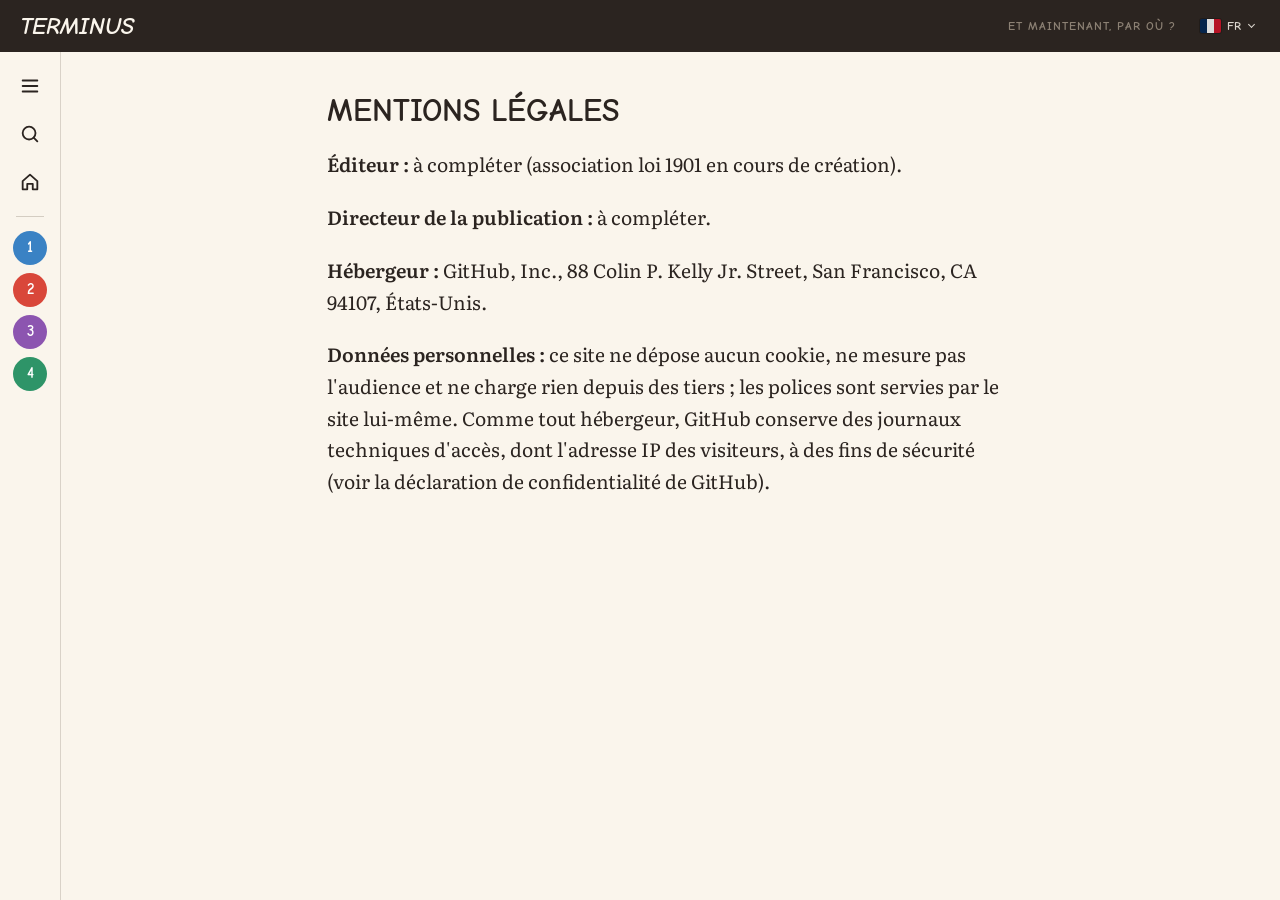
<file: fr/legal/index.html>
<!doctype html>
<html lang="fr">
<head>
<meta charset="utf-8">
<meta name="viewport" content="width=device-width, initial-scale=1">
<title>Mentions légales — Terminus</title>
<link rel="stylesheet" href="/fonts/fonts.css">
<link rel="icon" href="/favicon.svg" type="image/svg+xml">
<link rel="icon" href="/favicon.ico" sizes="48x48">
<link rel="apple-touch-icon" href="/apple-touch-icon.png">

<style>:root { --ink: #2B2420; --paper: #FAF5EC; --grey: #8C8174; --panel: #FFFFFF; --line-1: #3A82C4; --line-2: #D9473A; --line-3: #8C55B0; --line-4: #2E9468; --sans: 'Comic Neue', 'Pangolin', system-ui, 'PingFang SC', 'Microsoft YaHei', sans-serif; --serif: 'Literata', Georgia, 'Songti SC', SimSun, serif; }
*, *::before, *::after { box-sizing: border-box; }
body { margin: 0; background: var(--paper); color: var(--ink); font: 400 1rem/1.5 var(--sans); }
a { color: inherit; }
.l-L1 { --accent: var(--line-1); } .l-L2 { --accent: var(--line-2); }
.l-L3 { --accent: var(--line-3); } .l-L4 { --accent: var(--line-4); }
.wrap { max-width: 1120px; margin: 0 auto; padding: 0 16px; }
.narrow { max-width: 720px; }

/* header + permanent line bar */
:root { --head-h: 52px; }
.site-head { position: sticky; top: 0; z-index: 30; }
.head-row { display: flex; align-items: center; gap: 16px; height: var(--head-h); }
.wordmark { text-decoration: none; flex: 1; }
.site-head .wrap { max-width: none; padding-left: 20px; padding-right: 20px; }

/* line chip: number + name, always in the line colour */
.chip { display: inline-flex; align-items: center; gap: 6px; height: 28px; padding: 0 12px 0 4px; border-radius: 14px;
  background: var(--accent); color: #fff; font: 700 0.85rem/1 var(--sans); text-decoration: none; white-space: nowrap; }
.chip b { display: inline-flex; align-items: center; justify-content: center; min-width: 22px; height: 22px; border-radius: 11px;
  background: rgba(255, 255, 255, 0.92); color: var(--accent); font-size: 0.75rem; }
.chip.big { height: 36px; border-radius: 18px; font-size: 1rem; padding-right: 16px; }
.chip.big b { min-width: 28px; height: 28px; border-radius: 14px; font-size: 0.85rem; }

.h-display { font: 700 clamp(2.4rem, 6vw, 3.6rem)/1.02 var(--sans); margin: 0; letter-spacing: -0.01em; }
.h-sec { font: 700 1.5rem/1.2 var(--sans); margin: 0 0 18px; }
.tag { font: 700 0.75rem/1 var(--sans); letter-spacing: 0.08em; text-transform: uppercase; color: var(--grey); }
section { margin: 0 0 72px; }

/* layout: slim rail always on the left, full pane opens beside it */
.layout { display: grid; grid-template-columns: auto minmax(0, 1fr); }
.content { min-width: 0; }
.sidenav { position: sticky; top: var(--head-h); align-self: start; height: calc(100vh - var(--head-h)); display: flex; z-index: 20;
  border-right: 1px solid color-mix(in srgb, var(--grey) 30%, transparent); background: var(--paper); }
.rail { width: 60px; flex: none; display: flex; flex-direction: column; align-items: center; gap: 8px; padding: 14px 0; }
.rail-btn { display: inline-flex; align-items: center; justify-content: center; width: 40px; height: 40px; border: 0; border-radius: 10px;
  background: transparent; color: var(--ink); cursor: pointer; text-decoration: none; }
.rail-btn:hover { background: color-mix(in srgb, var(--grey) 16%, transparent); }
.rail-btn svg { width: 22px; height: 22px; fill: none; stroke: currentColor; stroke-width: 2; stroke-linecap: round; stroke-linejoin: round; }
.rail-sep { width: 28px; height: 1px; margin: 6px 0; background: color-mix(in srgb, var(--grey) 35%, transparent); }
.rail-line { display: inline-flex; align-items: center; justify-content: center; width: 34px; height: 34px; border-radius: 50%;
  border: 0; background: var(--accent); color: #fff; font: 700 0.95rem/1 var(--sans); cursor: pointer; }
.rail-line:hover { outline: 3px solid color-mix(in srgb, var(--accent) 35%, transparent); }
.rail-line.current { box-shadow: 0 0 0 3px var(--paper), 0 0 0 5px var(--accent); }
.pane { display: none; width: 260px; height: 100%; overflow-y: auto; padding: 16px 14px 32px 4px; }
body.nav-open .pane { display: block; }
.sn-search { position: relative; margin: 0 0 14px; }
.sn-search input { width: 100%; height: 40px; padding: 0 36px 0 12px; border: 1.5px solid var(--ink); border-radius: 20px;
  background: var(--panel); color: var(--ink); font: 400 0.95rem var(--sans); }
.sn-search input:focus { outline: 3px solid color-mix(in srgb, var(--line-1) 40%, transparent); outline-offset: 1px; }
.sn-search kbd { position: absolute; right: 10px; top: 10px; padding: 1px 6px; border: 1px solid var(--grey); border-radius: 4px;
  color: var(--grey); font: 600 0.7rem/1.4 var(--sans); }
.sn-home { display: block; padding: 6px 4px 12px; font-weight: 700; text-decoration: none; }
.sn-tree details { margin: 0 0 6px; }
.sn-tree summary { display: flex; flex-wrap: wrap; align-items: center; gap: 4px 8px; padding: 6px 4px; cursor: pointer; list-style: none; border-radius: 8px; }
.sn-tree summary::-webkit-details-marker { display: none; }
.sn-tree summary::before { content: "▸"; color: var(--grey); width: 10px; }
.sn-tree details[open] > summary::before { content: "▾"; }
.sn-tree summary:hover { background: color-mix(in srgb, var(--grey) 12%, transparent); }
.sn-tree summary small { flex-basis: 100%; padding-left: 18px; color: var(--grey); font-size: 0.8rem; }
.sn-sub { padding: 10px 8px 2px; color: var(--grey); font: 700 0.72rem/1 var(--sans); letter-spacing: 0.06em; text-transform: uppercase; }
.sn-q a { color: var(--grey); }
.sn-tree ul { list-style: none; margin: 2px 0 8px 13px; padding: 0 0 0 12px; border-left: 3px solid var(--accent); }
.sn-tree li a { display: block; padding: 5px 8px; border-radius: 6px; text-decoration: none; font-size: 0.92rem; line-height: 1.3; }
.sn-tree li a:hover { background: color-mix(in srgb, var(--accent) 12%, transparent); }
.sn-tree li a[aria-current] { background: var(--accent); color: #fff; font-weight: 700; }
.sn-id { display: block; color: var(--grey); font-size: 0.72rem; font-weight: 700; letter-spacing: 0.05em; }
.sn-tree li a[aria-current] .sn-id { color: rgba(255, 255, 255, 0.85); }
.sn-empty { color: var(--grey); }
.sn-legal { display: block; margin: 24px 4px 0; padding-top: 14px; border-top: 1px solid color-mix(in srgb, var(--grey) 30%, transparent); color: var(--grey); font-size: 0.85rem; }
.content main { padding-bottom: 48px; }
@media (max-width: 1000px) {
  .rail { width: 52px; }
  .pane { position: fixed; top: var(--head-h); bottom: 0; left: 52px; width: min(300px, calc(100vw - 64px)); background: var(--paper);
    box-shadow: 0 0 0 100vmax rgba(0, 0, 0, 0.35); }
}

/* comic grid: 3 columns, panels of 1, 2 or 3 columns */
.grid3 { display: grid; grid-template-columns: repeat(3, minmax(0, 1fr)); gap: 14px; }
.cell { position: relative; min-height: 260px; border-radius: 6px; }
.c-wide { grid-column: span 2; }
.c-full { grid-column: 1 / -1; min-height: 300px; }
.c-tall { grid-row: span 2; }
.frame { background: var(--panel); border: 1.5px solid var(--ink); overflow: hidden; display: flex; flex-direction: column; justify-content: flex-end; }
.frame .desc { margin: auto 18px; text-align: center; color: var(--grey); font: italic 400 0.95rem/1.4 var(--serif); }
.narr { position: absolute; top: 12px; left: 12px; max-width: 70%; padding: 8px 12px; background: var(--paper);
  border: 1.5px solid var(--ink); font: 700 0.95rem/1.3 var(--sans); }
.balloon { position: absolute; max-width: 62%; padding: 12px 16px; background: var(--panel); border: 1.5px solid var(--ink);
  font: 700 1.05rem/1.3 var(--sans); }
.balloon::after { content: ""; position: absolute; bottom: -12px; left: 28px; width: 18px; height: 18px; background: var(--panel);
  border-right: 1.5px solid var(--ink); border-bottom: 1.5px solid var(--ink); transform: rotate(45deg) skew(12deg, 12deg); }
.balloon.tl { top: 16px; left: 16px; } .balloon.tr { top: 16px; right: 16px; }
.panel-no { position: absolute; bottom: 8px; right: 10px; }

/* takeaway cell */
.takeaways { background: color-mix(in srgb, var(--accent) 9%, #fff); border: 1.5px solid var(--accent); padding: 22px; }
.takeaways ol { list-style: none; counter-reset: k; margin: 12px 0 0; padding: 0; }
.takeaways li { counter-increment: k; position: relative; padding: 0 0 16px 40px; font: 700 1.05rem/1.35 var(--sans); }
.takeaways li:last-child { padding-bottom: 0; }
.takeaways li::before { content: counter(k); position: absolute; left: 0; top: -2px; width: 28px; height: 28px; border-radius: 50%;
  display: flex; align-items: center; justify-content: center; background: var(--accent); color: #fff; font-size: 0.9rem; }

/* navigation cells: related and next sit on the comic grid */
.nav-cell { display: flex; flex-direction: column; justify-content: space-between; gap: 14px; padding: 20px; text-decoration: none;
  border: 2px solid var(--accent); background: var(--panel); }
.nav-cell:hover { background: color-mix(in srgb, var(--accent) 10%, var(--panel)); }
.cell-title { font: 700 1.35rem/1.2 var(--sans); }
.nav-cell .chip { align-self: flex-start; }
.cell.nav-cell { min-height: 0; padding: 16px 18px; gap: 10px; justify-content: flex-start; }
.nav-top { display: flex; align-items: center; justify-content: space-between; gap: 10px; }
.nav-cell svg { width: 100%; max-width: 260px; height: auto; }
.nav-cell .cell-title { font-size: 1.15rem; }
.arrow { font: 700 1.6rem/1 var(--sans); color: var(--accent); align-self: flex-end; }

@media (max-width: 760px) {
  .grid3 { grid-template-columns: 1fr; }
  .c-wide, .c-full { grid-column: auto; }
  .c-tall { grid-row: auto; }
}

/* home */
.cover { padding-top: 24px; margin-bottom: 0; }
.cover .h-display { margin-bottom: 20px; }
/* the whole comic fits the screen with the first lines of the manifesto showing below it on landing:
   header 52 + top 24 + gap 20 + about three lines of text 110 */
.cover-comic { display: block; max-width: 100%; max-height: calc(100vh - 206px); width: auto; height: auto; margin: 0 auto 20px; background: #fff; }
.manifesto { font: 400 1.35rem/1.55 var(--serif); }
.manifesto p { margin: 0 0 1em; }
.visually-hidden { position: absolute; width: 1px; height: 1px; overflow: hidden; clip: rect(0 0 0 0); white-space: nowrap; }
.map-fig { margin: 0 0 18px; overflow-x: auto; }
.map-fig svg { display: block; width: 100%; min-width: 900px; height: auto; }
.m-line { fill: none; stroke: var(--accent); stroke-width: 8px; stroke-linecap: round; stroke-linejoin: round; }
.m-sleepers { fill: none; stroke: var(--accent); stroke-width: 18px; stroke-dasharray: 3 11; opacity: 0.55; }
.explore { --accent: color-mix(in srgb, var(--grey) 45%, var(--paper)); }
.m-path { fill: none; stroke: var(--accent); stroke-width: 6px; stroke-linecap: round; stroke-dasharray: 0.1 13; }
.m-st, .m-end { fill: var(--paper); stroke: var(--accent); stroke-width: 5px; }
.m-label { font: 700 14px var(--sans); fill: var(--ink); }
.m-status { font: 700 10.5px var(--sans); letter-spacing: 0.06em; fill: var(--grey); text-transform: uppercase; }
.m-name { font: 700 17px var(--sans); fill: var(--accent); letter-spacing: 0.02em; text-transform: uppercase; }
.m-sub { font: 400 13px var(--sans); fill: var(--grey); }
.m-term { fill: var(--ink); }
.m-term-t { font: 700 15px var(--sans); fill: var(--ink); letter-spacing: 0.3em; }
.map-fig a:hover .m-st { stroke-width: 6px; }
.head-right { display: flex; align-items: center; gap: 18px; }
/* language menu: a small flag that opens onto the four languages */
.lang-menu { position: relative; font: 700 0.85rem/1 var(--sans); }
.lang-menu summary { list-style: none; display: flex; align-items: center; gap: 6px; padding: 5px 6px; border-radius: 6px; cursor: pointer; opacity: 0.85; }
.lang-menu summary::-webkit-details-marker { display: none; }
.lang-menu summary::after { content: ""; width: 5px; height: 5px; margin-left: 1px; border: solid currentColor; border-width: 0 1.5px 1.5px 0; transform: translateY(-2px) rotate(45deg); }
.lang-menu summary:hover, .lang-menu[open] summary { opacity: 1; background: color-mix(in srgb, var(--paper) 14%, transparent); }
.lang-menu .lm-code { font-size: 0.75rem; letter-spacing: 0.06em; }
.flag { display: inline-flex; width: 21px; height: 14px; flex: none; border-radius: 2px; overflow: hidden; box-shadow: 0 0 0 1px rgba(0, 0, 0, 0.25); }
.flag svg { width: 100%; height: 100%; }
.lang-menu ul { position: absolute; right: 0; top: calc(100% + 6px); margin: 0; padding: 6px; list-style: none; min-width: 160px;
  background: var(--panel); border-radius: 8px; box-shadow: 0 6px 24px rgba(0, 0, 0, 0.18); z-index: 40; }
.site-head .lang-menu ul a { display: flex; align-items: center; gap: 10px; padding: 8px 10px; border-radius: 6px; color: var(--ink); font-weight: 400; text-decoration: none; }
.lang-menu ul a:hover { background: color-mix(in srgb, var(--grey) 14%, transparent); }
.lang-menu ul a[aria-current] { font-weight: 700; }
@media (max-width: 600px) { .head-right .tag { display: none; } }
.cards { display: grid; grid-template-columns: repeat(3, minmax(0, 1fr)); gap: 20px; }
@media (max-width: 860px) { .cards { grid-template-columns: 1fr; } }
.card { display: flex; flex-direction: column; gap: 10px; }
.card .thumb { aspect-ratio: 4 / 3; border: 1.5px solid var(--accent); border-radius: 6px; background: var(--panel);
  display: flex; align-items: flex-end; padding: 10px; }
.card h3 { font: 700 1.35rem/1.2 var(--sans); margin: 0; }
.card h3 a { text-decoration: none; }
.card p { margin: 0; font: 400 1.05rem/1.45 var(--serif); }
.related { display: flex; flex-wrap: wrap; align-items: center; gap: 6px 8px; font-size: 0.9rem; color: var(--grey); }
.related a { color: var(--ink); font-weight: 700; }

/* article */
.art-head { padding: 36px 0 24px; display: flex; flex-direction: column; gap: 14px; align-items: flex-start; }
.art-title { font: 700 clamp(2rem, 5vw, 3rem)/1.05 var(--sans); margin: 0; }
.art-related { display: flex; flex-wrap: wrap; align-items: center; gap: 8px; color: var(--grey); }
.art-related a { color: var(--ink); font-weight: 700; }
.body-text { font: 400 1.2rem/1.65 var(--serif); }
.body-text p { margin: 0 0 1.1em; }
.sources { color: var(--grey); font-size: 0.9rem; }

.site-head { background: var(--ink); color: var(--paper); }
.site-head a { color: var(--paper); }
.wordmark { font: 700 1.5rem/1 var(--sans); text-transform: uppercase; font-style: italic; }
.h-display, .h-sec, .cell-title, .art-title { text-transform: uppercase; }
.h-display { font-style: italic; }
.balloon { border-radius: 22px; }
.frame { border-radius: 10px; }
</style>
</head>
<body class="bulle">
<script>try { if (localStorage.getItem('terminus-nav') === '1' && matchMedia('(min-width: 1001px)').matches) document.body.classList.add('nav-open'); } catch (e) {}</script>
<header class="site-head"><div class="wrap head-row"><a class="wordmark" href="/fr/">Terminus</a><span class="head-right"><span class="tag">Et maintenant, par où ?</span><details class="lang-menu"><summary aria-label="Langue: Français"><span class="flag"><svg viewBox="0 0 3 2"><path d="M0 0h1v2H0z" fill="#002654"/><path d="M1 0h1v2H1z" fill="#fff"/><path d="M2 0h1v2H2z" fill="#CE1126"/></svg></span><span class="lm-code">FR</span></summary><ul><li><a href="/legal/" hreflang="en" lang="en"><span class="flag"><svg viewBox="0 0 60 40"><g><path d="M0 0h60v40H0z" fill="#012169"/><path d="M0 0l60 40M60 0L0 40" stroke="#fff" stroke-width="8"/><path d="M0 0l60 40M60 0L0 40" stroke="#C8102E" stroke-width="3"/><path d="M30 0v40M0 20h60" stroke="#fff" stroke-width="12"/><path d="M30 0v40M0 20h60" stroke="#C8102E" stroke-width="7"/></g></svg></span>English</a></li><li><a href="/fr/legal/" hreflang="fr" lang="fr" aria-current="true"><span class="flag"><svg viewBox="0 0 3 2"><path d="M0 0h1v2H0z" fill="#002654"/><path d="M1 0h1v2H1z" fill="#fff"/><path d="M2 0h1v2H2z" fill="#CE1126"/></svg></span>Français</a></li><li><a href="/ru/" hreflang="ru" lang="ru"><span class="flag"><svg viewBox="0 0 3 2"><path d="M0 0h3v2H0z" fill="#fff"/><path d="M0 .667h3v.667H0z" fill="#0039A6"/><path d="M0 1.333h3V2H0z" fill="#D52B1E"/></svg></span>Русский</a></li><li><a href="/zh/" hreflang="zh" lang="zh"><span class="flag"><svg viewBox="0 0 30 20"><path d="M0 0h30v20H0z" fill="#DE2910"/><path d="M5 2.2l1.3 3.9h4.1l-3.3 2.4 1.3 3.9L5 10 1.6 12.4l1.3-3.9L-.4 6.1h4.1z" fill="#FFDE00"/><g fill="#FFDE00"><circle cx="10" cy="2" r=".9"/><circle cx="12" cy="4" r=".9"/><circle cx="12" cy="7" r=".9"/><circle cx="10" cy="9" r=".9"/></g></svg></span>中文</a></li></ul></details></span></div></header>
<div class="layout">
<aside class="sidenav" id="sidenav" aria-label="All topics">
<div class="rail">
<button class="rail-btn sn-toggle" aria-controls="sn-pane" aria-expanded="false" title="Ouvrir la navigation"><svg viewBox="0 0 24 24"><path d="M4 6h16M4 12h16M4 18h16"/></svg></button>
<button class="rail-btn rail-search" title="Search (/)" aria-label="Search"><svg viewBox="0 0 24 24"><circle cx="11" cy="11" r="7"/><path d="M20 20l-4-4"/></svg></button>
<a class="rail-btn" href="/fr/" title="Accueil et carte" aria-label="Accueil et carte"><svg viewBox="0 0 24 24"><path d="M4 11l8-7 8 7v9h-5v-6H9v6H4z"/></svg></a>
<span class="rail-sep"></span>
<button class="rail-line l-L1" data-line="L1" title="1 Momentum: Comment on en est arrivé là" aria-label="Ligne 1, Momentum">1</button><button class="rail-line l-L2" data-line="L2" title="2 Endgame: Comment ça finit" aria-label="Ligne 2, Endgame">2</button><button class="rail-line l-L3" data-line="L3" title="3 Déjà vu: Ce n&#x27;est pas la première fois" aria-label="Ligne 3, Déjà vu">3</button><button class="rail-line l-L4" data-line="L4" title="4 Ways out: Et maintenant, par où ?" aria-label="Ligne 4, Ways out">4</button>
</div>
<div class="pane" id="sn-pane">
<div class="sn-search"><input id="sn-q" type="search" placeholder="Tout rechercher" aria-label="Chercher lignes, stations et questions" autocomplete="off"><kbd>/</kbd></div>
<a class="sn-home" href="/fr/">Accueil et carte</a>
<nav class="sn-tree"><details class="l-L1"><summary><span class="chip l-L1"><b>1</b>Momentum</span><small>Comment on en est arrivé là</small></summary><ul><li><a href="/l1-01/"><span class="sn-id">L1-01</span>1776 : la machine démarre</a></li><li><a href="#"><span class="sn-id">L1-02</span>Charbon, rail et horaires</a></li><li><a href="#"><span class="sn-id">L1-03</span>L&#x27;électricité recâble l&#x27;usine</a></li><li><a href="#"><span class="sn-id">L1-04</span>Le pétrole et la vie en série</a></li><li><a href="#"><span class="sn-id">L1-05</span>De l&#x27;ordinateur central à la poche</a></li><li><a href="#"><span class="sn-id">L1-06</span>Le logiciel avale l&#x27;entreprise</a></li><li><a href="#"><span class="sn-id">L1-07</span>Chef ou gestionnaire ?</a></li></ul></details><details class="l-L2"><summary><span class="chip l-L2"><b>2</b>Endgame</span><small>Comment ça finit</small></summary><ul><li><a href="#"><span class="sn-id">L2-01</span>Des rendements décroissants</a></li><li><a href="#"><span class="sn-id">L2-02</span>Énergie : l&#x27;addition arrive</a></li><li><a href="#"><span class="sn-id">L2-03</span>Trop connecté pour tomber ?</a></li><li><a href="#"><span class="sn-id">L2-04</span>Déclin lent ou rupture brutale ?</a></li><li><a href="#"><span class="sn-id">L2-05</span>Trois scénarios pour 2050</a></li></ul></details><details class="l-L3"><summary><span class="chip l-L3"><b>3</b>Déjà vu</span><small>Ce n&#x27;est pas la première fois</small></summary><ul><li><a href="#"><span class="sn-id">L3-01</span>L&#x27;effondrement de l&#x27;âge du bronze</a></li><li><a href="#"><span class="sn-id">L3-02</span>Le long adieu de Rome</a></li><li><a href="#"><span class="sn-id">L3-03</span>Les cycles longs de Kondratiev</a></li><li><a href="#"><span class="sn-id">L3-04</span>Tainter : le prix de la complexité</a></li><li><a href="#"><span class="sn-id">L3-05</span>La destruction créatrice</a></li></ul></details><details class="l-L4"><summary><span class="chip l-L4"><b>4</b>Ways out</span><small>Et maintenant, par où ?</small></summary><ul><li><a href="#"><span class="sn-id">L4-01</span>Ce qui marche encore</a></li><li><a href="#"><span class="sn-id">L4-02</span>Les compétences qui voyagent</a></li><li><a href="#"><span class="sn-id">L4-03</span>Vos systèmes sont plus vieux que vous</a></li><li><a href="#"><span class="sn-id">L4-04</span>La question de l&#x27;ERP</a></li><li><a href="#"><span class="sn-id">L4-05</span>Petit, local, réparable</a></li><li><a href="#"><span class="sn-id">L4-06</span>Terminus, tout le monde descend</a></li><li class="sn-sub">Questions ouvertes</li><li class="sn-q"><a href="#">À quoi s&#x27;occuper ?</a></li><li class="sn-q"><a href="#">Que deviennent le pouvoir et la domination ?</a></li><li class="sn-q"><a href="#">Que devient l&#x27;éducation ?</a></li><li class="sn-q"><a href="#">Où est la prochaine gare centrale ?</a></li></ul></details></nav>
<p class="sn-empty" hidden>Aucun résultat.</p>
<a class="sn-legal" href="/fr/legal/">Mentions légales</a>
</div>
</aside>
<div class="content">
<main class="wrap narrow" style="padding-top:40px">
<h1 class="h-sec" style="font-size:2rem">Mentions légales</h1>
<div class="body-text">
<p><b>Éditeur :</b> à compléter (association loi 1901 en cours de création).</p>
<p><b>Directeur de la publication :</b> à compléter.</p>
<p><b>Hébergeur :</b> GitHub, Inc., 88 Colin P. Kelly Jr. Street, San Francisco, CA 94107, États-Unis.</p>
<p><b>Données personnelles :</b> ce site ne dépose aucun cookie, ne mesure pas l'audience et ne charge rien depuis des tiers ; les polices sont servies par le site lui-même. Comme tout hébergeur, GitHub conserve des journaux techniques d'accès, dont l'adresse IP des visiteurs, à des fins de sécurité (voir la déclaration de confidentialité de GitHub).</p>
</div>
</main>
</div>
</div>
<script>
(function () {
  var lm = document.querySelector('.lang-menu');   // the language menu closes on a click elsewhere or Escape
  document.addEventListener('click', function (e) { if (lm.open && !lm.contains(e.target)) lm.open = false; });
  document.addEventListener('keydown', function (e) { if (e.key === 'Escape') lm.open = false; });
  var q = document.getElementById('sn-q'), empty = document.querySelector('.sn-empty');
  var groups = document.querySelectorAll('.sn-tree details');
  var initial = Array.prototype.map.call(groups, function (g) { return g.open; });
  q.addEventListener('input', function () {
    var v = q.value.trim().toLowerCase(), any = false;
    groups.forEach(function (g, i) {
      var head = g.querySelector('summary').textContent.toLowerCase().indexOf(v) > -1, n = 0;
      g.querySelectorAll('li').forEach(function (li) {
        var hit = !v || head || li.textContent.toLowerCase().indexOf(v) > -1;
        li.hidden = !hit; if (hit) n++;
      });
      g.hidden = n === 0;
      g.open = v ? n > 0 : initial[i];
      if (n) any = true;
    });
    empty.hidden = any;
  });
  var btn = document.querySelector('.sn-toggle');
  function setOpen(open, focus) {
    document.body.classList.toggle('nav-open', open);
    btn.setAttribute('aria-expanded', String(open));
    btn.title = open ? 'Close navigation' : 'Open navigation';
    try { localStorage.setItem('terminus-nav', open ? '1' : '0'); } catch (e) {}
    if (open && focus) q.focus();
  }
  setOpen(document.body.classList.contains('nav-open'), false);
  btn.addEventListener('click', function () { setOpen(!document.body.classList.contains('nav-open'), false); });
  document.querySelector('.rail-search').addEventListener('click', function () { setOpen(true, true); });
  document.querySelectorAll('.rail-line').forEach(function (b) {
    b.addEventListener('click', function () {
      setOpen(true, false);
      var g = document.querySelector('.sn-tree details.l-' + b.dataset.line);
      g.open = true; g.scrollIntoView({ block: 'start' });
      g.querySelector('summary').focus();
    });
  });
  document.addEventListener('keydown', function (e) {
    if (e.key === '/' && document.activeElement !== q) { e.preventDefault(); setOpen(true, true); }
    if (e.key === 'Escape' && document.body.classList.contains('nav-open')) setOpen(false, false);
  });
})();
</script>
</body>
</html>
</file>
<file: fonts/fonts.css>
/* latin */
@font-face {
  font-family: 'Comic Neue';
  font-style: italic;
  font-weight: 700;
  font-display: swap;
  src: url(comic-neue-italic-700-latin.woff2) format('woff2');
  unicode-range: U+0000-00FF, U+0131, U+0152-0153, U+02BB-02BC, U+02C6, U+02DA, U+02DC, U+0304, U+0308, U+0329, U+2000-206F, U+20AC, U+2122, U+2191, U+2193, U+2212, U+2215, U+FEFF, U+FFFD;
}
/* latin */
@font-face {
  font-family: 'Comic Neue';
  font-style: normal;
  font-weight: 400;
  font-display: swap;
  src: url(comic-neue-normal-400-latin.woff2) format('woff2');
  unicode-range: U+0000-00FF, U+0131, U+0152-0153, U+02BB-02BC, U+02C6, U+02DA, U+02DC, U+0304, U+0308, U+0329, U+2000-206F, U+20AC, U+2122, U+2191, U+2193, U+2212, U+2215, U+FEFF, U+FFFD;
}
/* latin */
@font-face {
  font-family: 'Comic Neue';
  font-style: normal;
  font-weight: 700;
  font-display: swap;
  src: url(comic-neue-normal-700-latin.woff2) format('woff2');
  unicode-range: U+0000-00FF, U+0131, U+0152-0153, U+02BB-02BC, U+02C6, U+02DA, U+02DC, U+0304, U+0308, U+0329, U+2000-206F, U+20AC, U+2122, U+2191, U+2193, U+2212, U+2215, U+FEFF, U+FFFD;
}
/* cyrillic-ext */
@font-face {
  font-family: 'Literata';
  font-style: italic;
  font-weight: 400;
  font-display: swap;
  src: url(literata-italic-400-cyrillic-ext.woff2) format('woff2');
  unicode-range: U+0460-052F, U+1C80-1C8A, U+20B4, U+2DE0-2DFF, U+A640-A69F, U+FE2E-FE2F;
}
/* cyrillic */
@font-face {
  font-family: 'Literata';
  font-style: italic;
  font-weight: 400;
  font-display: swap;
  src: url(literata-italic-400-cyrillic.woff2) format('woff2');
  unicode-range: U+0301, U+0400-045F, U+0490-0491, U+04B0-04B1, U+2116;
}
/* latin-ext */
@font-face {
  font-family: 'Literata';
  font-style: italic;
  font-weight: 400;
  font-display: swap;
  src: url(literata-italic-400-latin-ext.woff2) format('woff2');
  unicode-range: U+0100-02BA, U+02BD-02C5, U+02C7-02CC, U+02CE-02D7, U+02DD-02FF, U+0304, U+0308, U+0329, U+1D00-1DBF, U+1E00-1E9F, U+1EF2-1EFF, U+2020, U+20A0-20AB, U+20AD-20C4, U+2113, U+2C60-2C7F, U+A720-A7FF;
}
/* latin */
@font-face {
  font-family: 'Literata';
  font-style: italic;
  font-weight: 400;
  font-display: swap;
  src: url(literata-italic-400-latin.woff2) format('woff2');
  unicode-range: U+0000-00FF, U+0131, U+0152-0153, U+02BB-02BC, U+02C6, U+02DA, U+02DC, U+0304, U+0308, U+0329, U+2000-206F, U+20AC, U+2122, U+2191, U+2193, U+2212, U+2215, U+FEFF, U+FFFD;
}
/* cyrillic-ext */
@font-face {
  font-family: 'Literata';
  font-style: normal;
  font-weight: 400;
  font-display: swap;
  src: url(literata-normal-400-cyrillic-ext.woff2) format('woff2');
  unicode-range: U+0460-052F, U+1C80-1C8A, U+20B4, U+2DE0-2DFF, U+A640-A69F, U+FE2E-FE2F;
}
/* cyrillic */
@font-face {
  font-family: 'Literata';
  font-style: normal;
  font-weight: 400;
  font-display: swap;
  src: url(literata-normal-400-cyrillic.woff2) format('woff2');
  unicode-range: U+0301, U+0400-045F, U+0490-0491, U+04B0-04B1, U+2116;
}
/* latin-ext */
@font-face {
  font-family: 'Literata';
  font-style: normal;
  font-weight: 400;
  font-display: swap;
  src: url(literata-normal-400-latin-ext.woff2) format('woff2');
  unicode-range: U+0100-02BA, U+02BD-02C5, U+02C7-02CC, U+02CE-02D7, U+02DD-02FF, U+0304, U+0308, U+0329, U+1D00-1DBF, U+1E00-1E9F, U+1EF2-1EFF, U+2020, U+20A0-20AB, U+20AD-20C4, U+2113, U+2C60-2C7F, U+A720-A7FF;
}
/* latin */
@font-face {
  font-family: 'Literata';
  font-style: normal;
  font-weight: 400;
  font-display: swap;
  src: url(literata-normal-400-latin.woff2) format('woff2');
  unicode-range: U+0000-00FF, U+0131, U+0152-0153, U+02BB-02BC, U+02C6, U+02DA, U+02DC, U+0304, U+0308, U+0329, U+2000-206F, U+20AC, U+2122, U+2191, U+2193, U+2212, U+2215, U+FEFF, U+FFFD;
}
/* cyrillic-ext */
@font-face {
  font-family: 'Literata';
  font-style: normal;
  font-weight: 600;
  font-display: swap;
  src: url(literata-normal-600-cyrillic-ext.woff2) format('woff2');
  unicode-range: U+0460-052F, U+1C80-1C8A, U+20B4, U+2DE0-2DFF, U+A640-A69F, U+FE2E-FE2F;
}
/* cyrillic */
@font-face {
  font-family: 'Literata';
  font-style: normal;
  font-weight: 600;
  font-display: swap;
  src: url(literata-normal-600-cyrillic.woff2) format('woff2');
  unicode-range: U+0301, U+0400-045F, U+0490-0491, U+04B0-04B1, U+2116;
}
/* latin-ext */
@font-face {
  font-family: 'Literata';
  font-style: normal;
  font-weight: 600;
  font-display: swap;
  src: url(literata-normal-600-latin-ext.woff2) format('woff2');
  unicode-range: U+0100-02BA, U+02BD-02C5, U+02C7-02CC, U+02CE-02D7, U+02DD-02FF, U+0304, U+0308, U+0329, U+1D00-1DBF, U+1E00-1E9F, U+1EF2-1EFF, U+2020, U+20A0-20AB, U+20AD-20C4, U+2113, U+2C60-2C7F, U+A720-A7FF;
}
/* latin */
@font-face {
  font-family: 'Literata';
  font-style: normal;
  font-weight: 600;
  font-display: swap;
  src: url(literata-normal-600-latin.woff2) format('woff2');
  unicode-range: U+0000-00FF, U+0131, U+0152-0153, U+02BB-02BC, U+02C6, U+02DA, U+02DC, U+0304, U+0308, U+0329, U+2000-206F, U+20AC, U+2122, U+2191, U+2193, U+2212, U+2215, U+FEFF, U+FFFD;
}
/* cyrillic-ext */
@font-face {
  font-family: 'Pangolin';
  font-style: normal;
  font-weight: 400;
  font-display: swap;
  src: url(pangolin-normal-400-cyrillic-ext.woff2) format('woff2');
  unicode-range: U+0460-052F, U+1C80-1C8A, U+20B4, U+2DE0-2DFF, U+A640-A69F, U+FE2E-FE2F;
}
/* cyrillic */
@font-face {
  font-family: 'Pangolin';
  font-style: normal;
  font-weight: 400;
  font-display: swap;
  src: url(pangolin-normal-400-cyrillic.woff2) format('woff2');
  unicode-range: U+0301, U+0400-045F, U+0490-0491, U+04B0-04B1, U+2116;
}
/* latin-ext */
@font-face {
  font-family: 'Pangolin';
  font-style: normal;
  font-weight: 400;
  font-display: swap;
  src: url(pangolin-normal-400-latin-ext.woff2) format('woff2');
  unicode-range: U+0100-02BA, U+02BD-02C5, U+02C7-02CC, U+02CE-02D7, U+02DD-02FF, U+0304, U+0308, U+0329, U+1D00-1DBF, U+1E00-1E9F, U+1EF2-1EFF, U+2020, U+20A0-20AB, U+20AD-20C4, U+2113, U+2C60-2C7F, U+A720-A7FF;
}
/* latin */
@font-face {
  font-family: 'Pangolin';
  font-style: normal;
  font-weight: 400;
  font-display: swap;
  src: url(pangolin-normal-400-latin.woff2) format('woff2');
  unicode-range: U+0000-00FF, U+0131, U+0152-0153, U+02BB-02BC, U+02C6, U+02DA, U+02DC, U+0304, U+0308, U+0329, U+2000-206F, U+20AC, U+2122, U+2191, U+2193, U+2212, U+2215, U+FEFF, U+FFFD;
}
</file>
